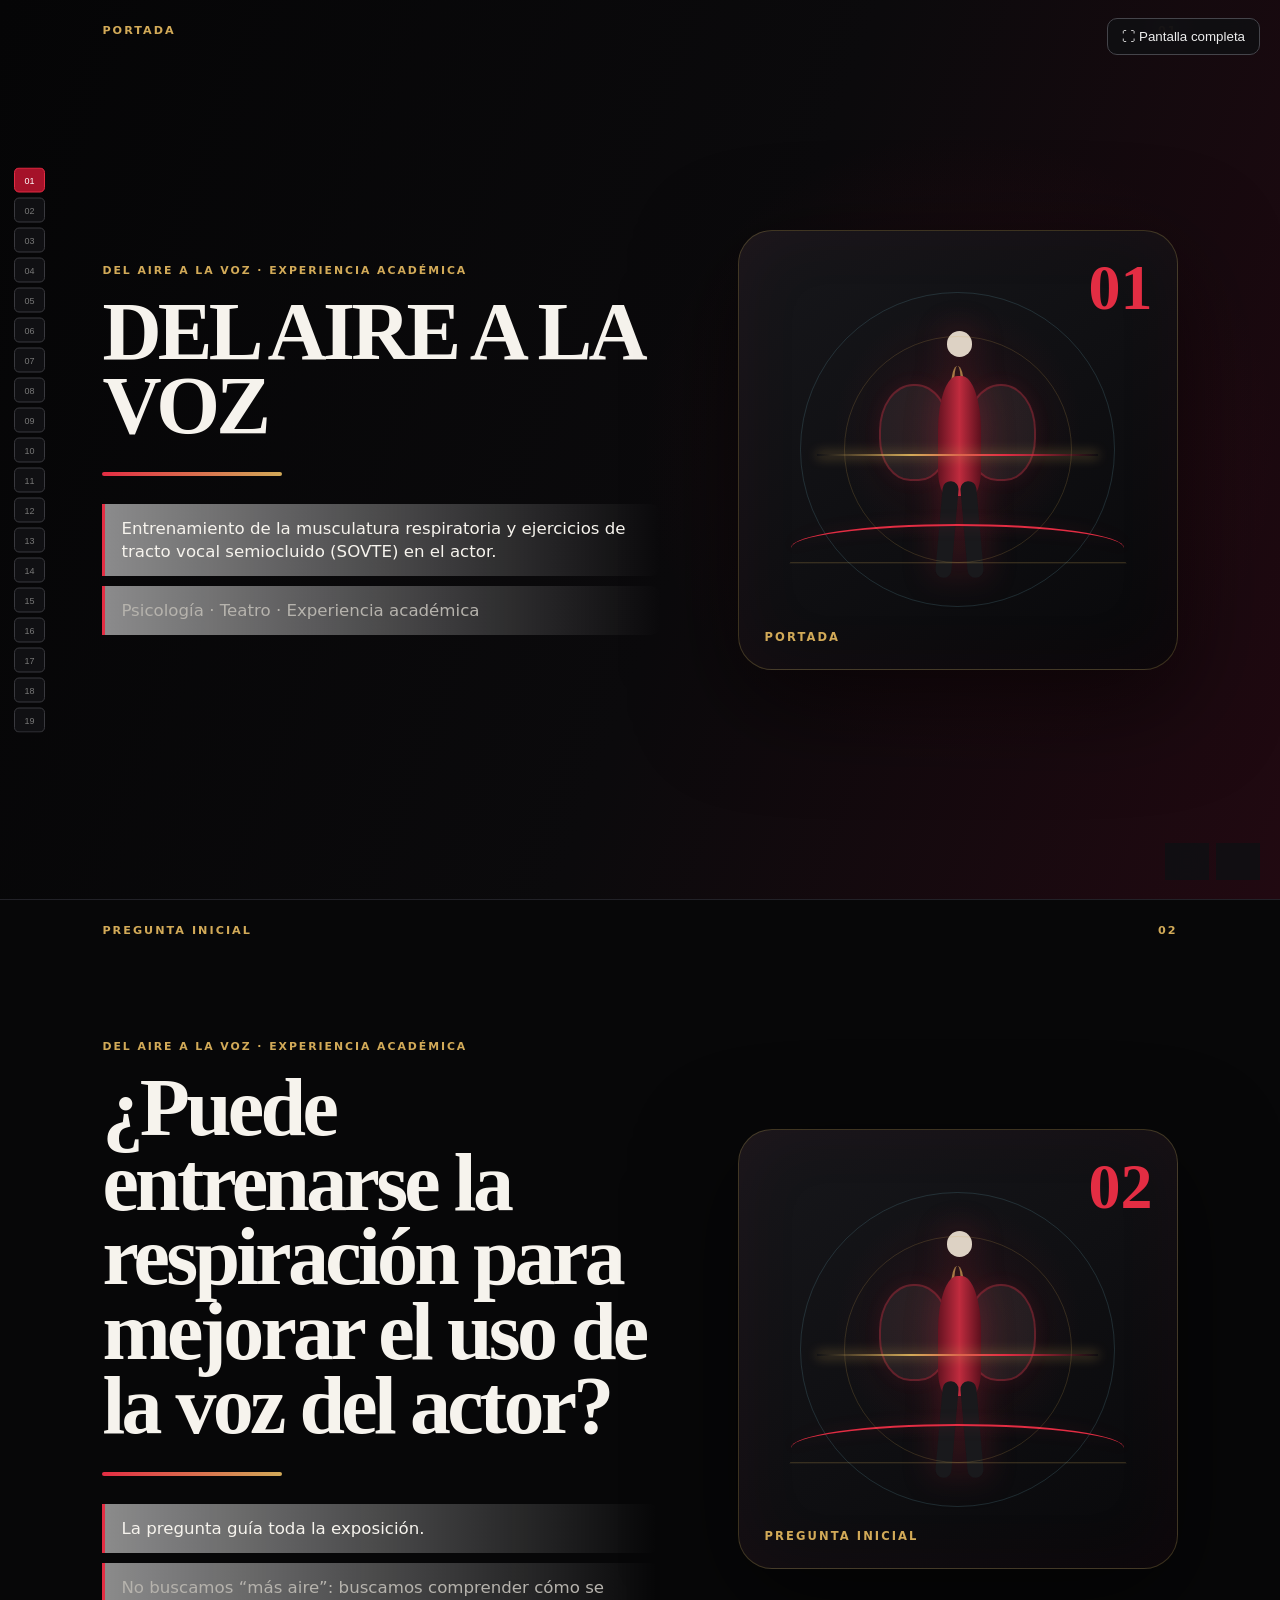
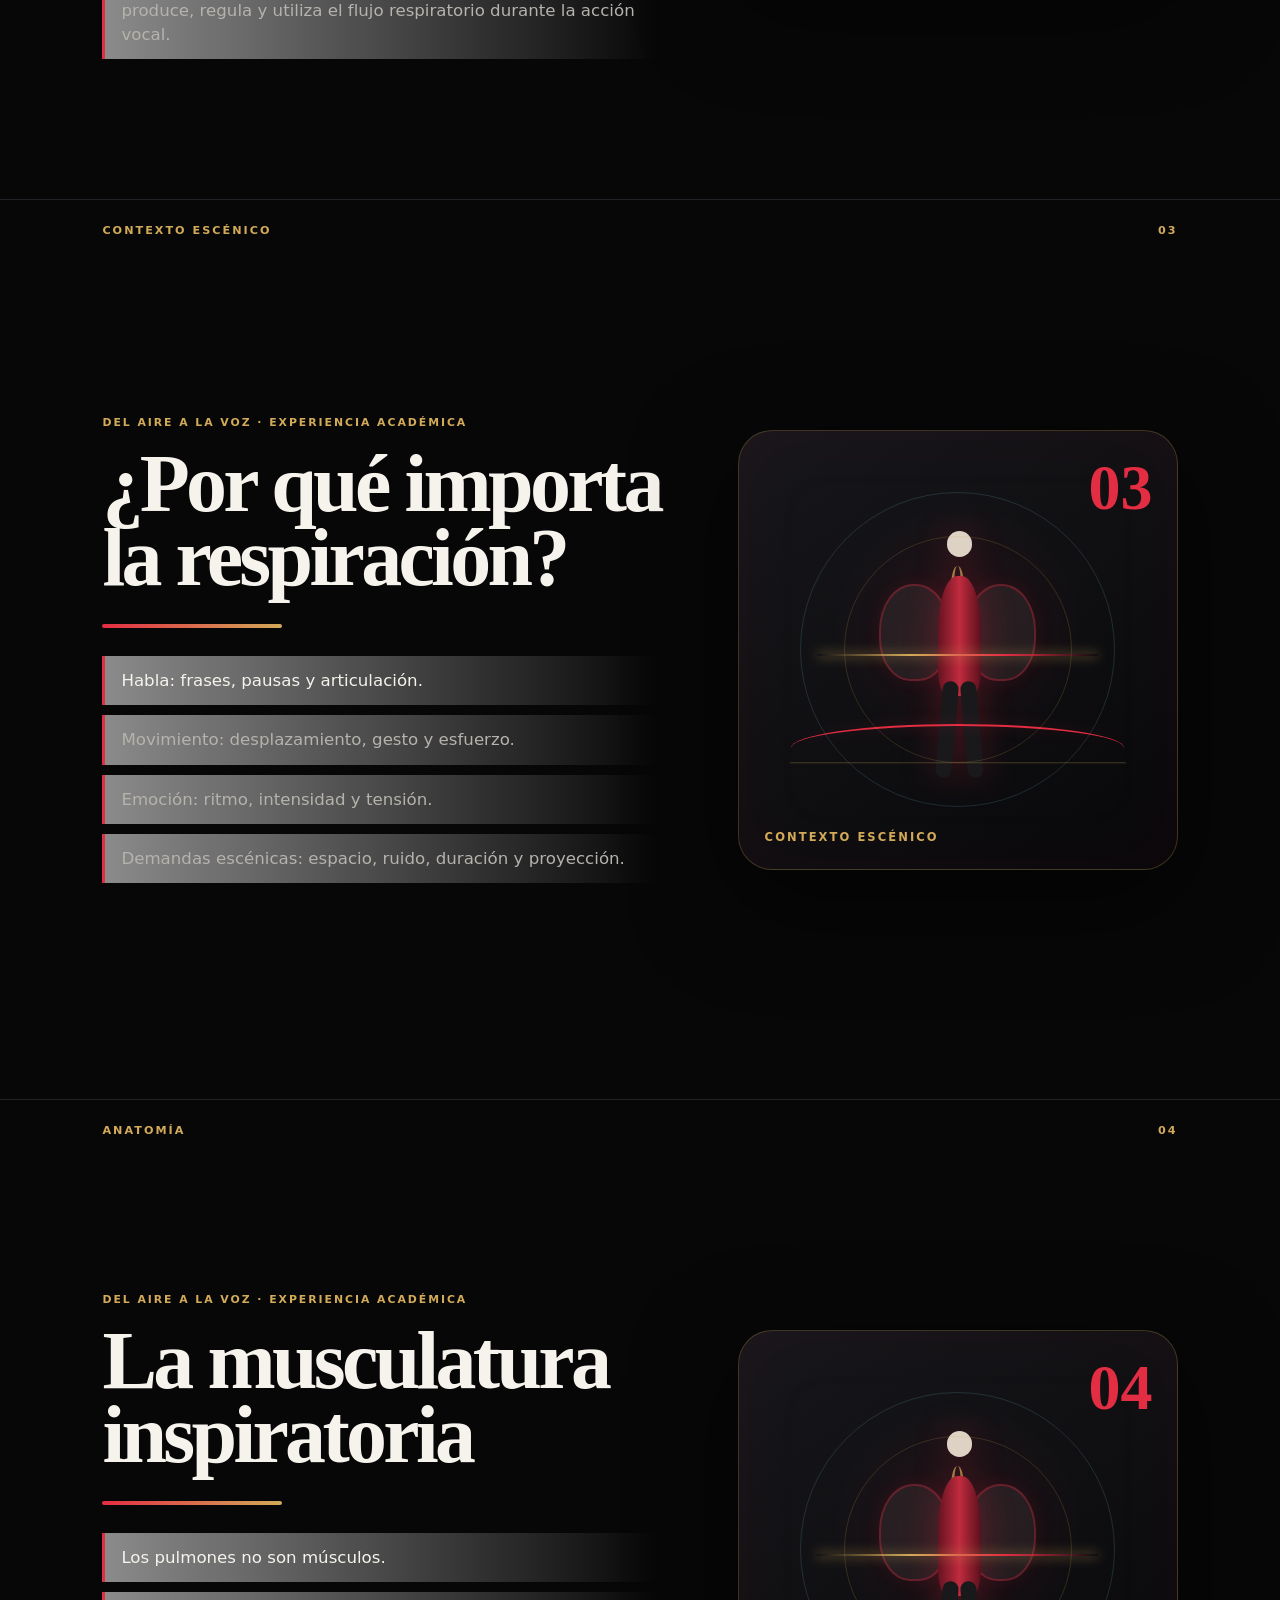
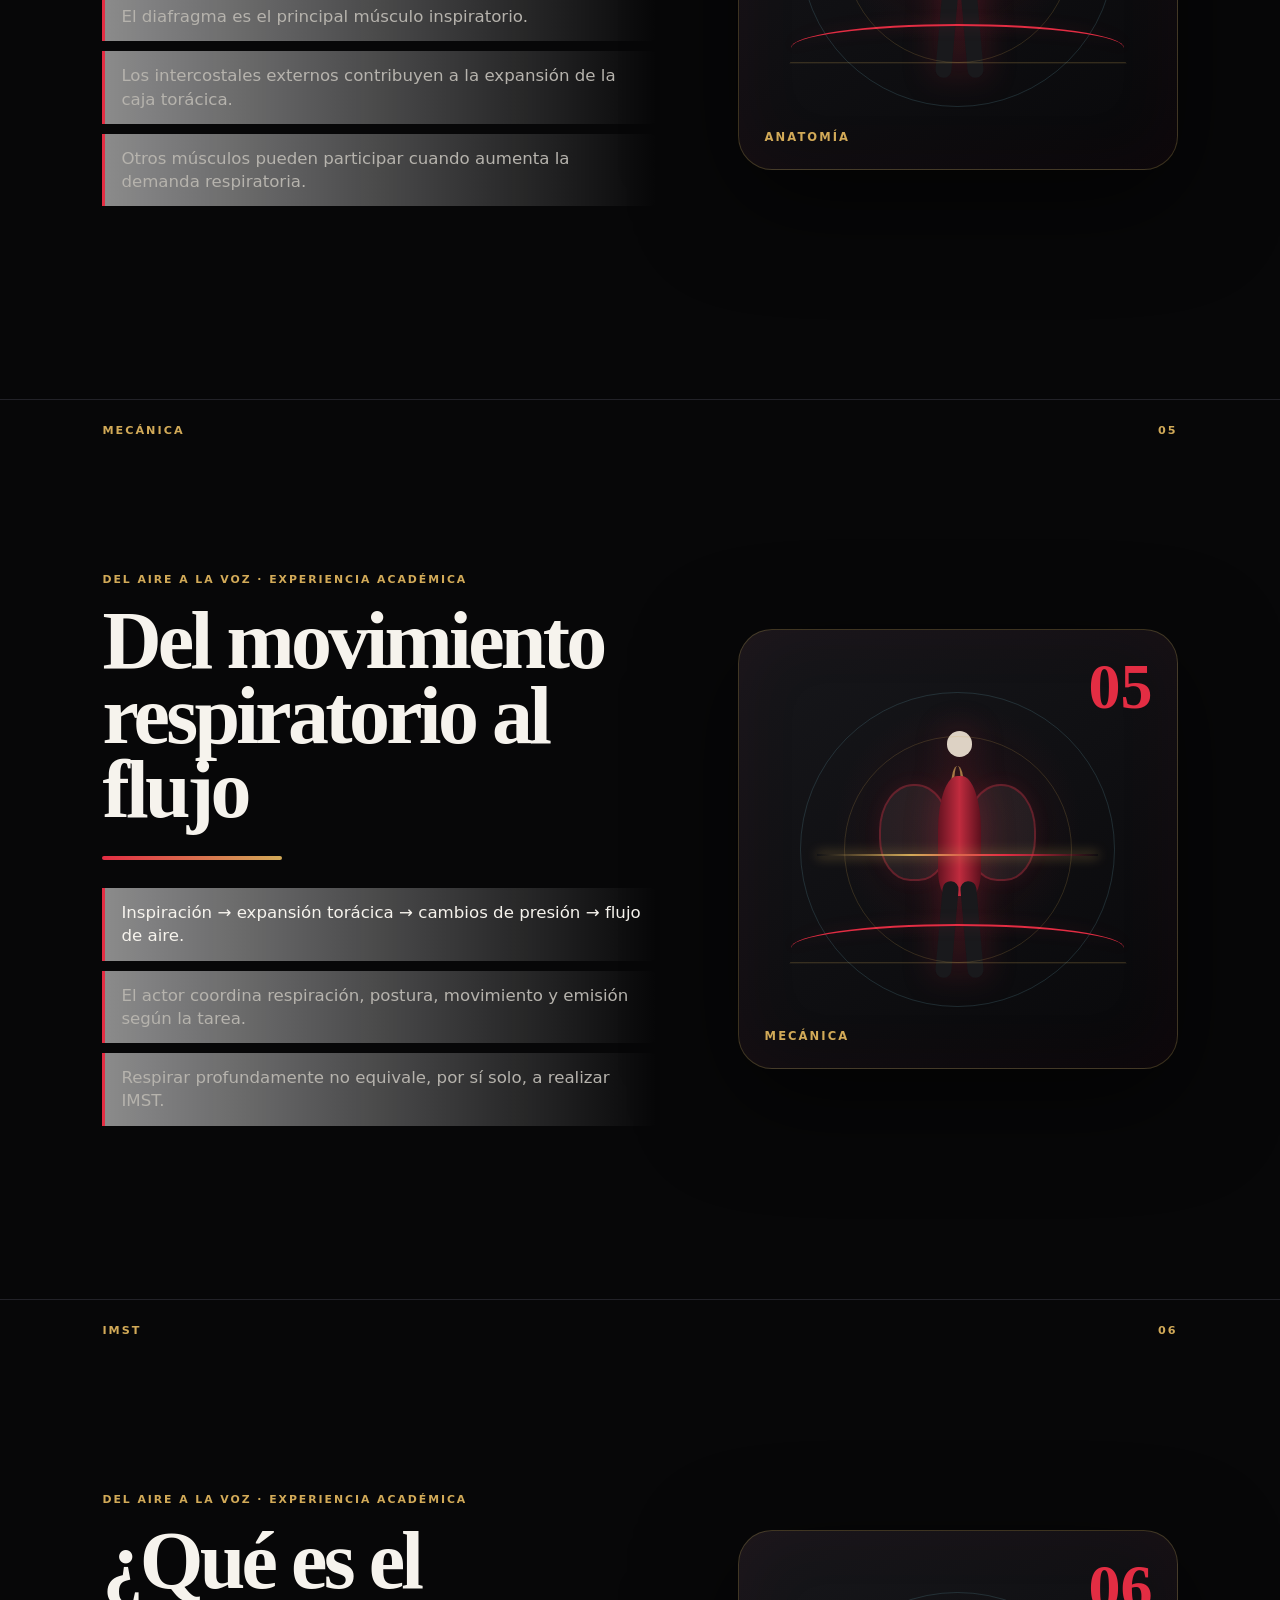
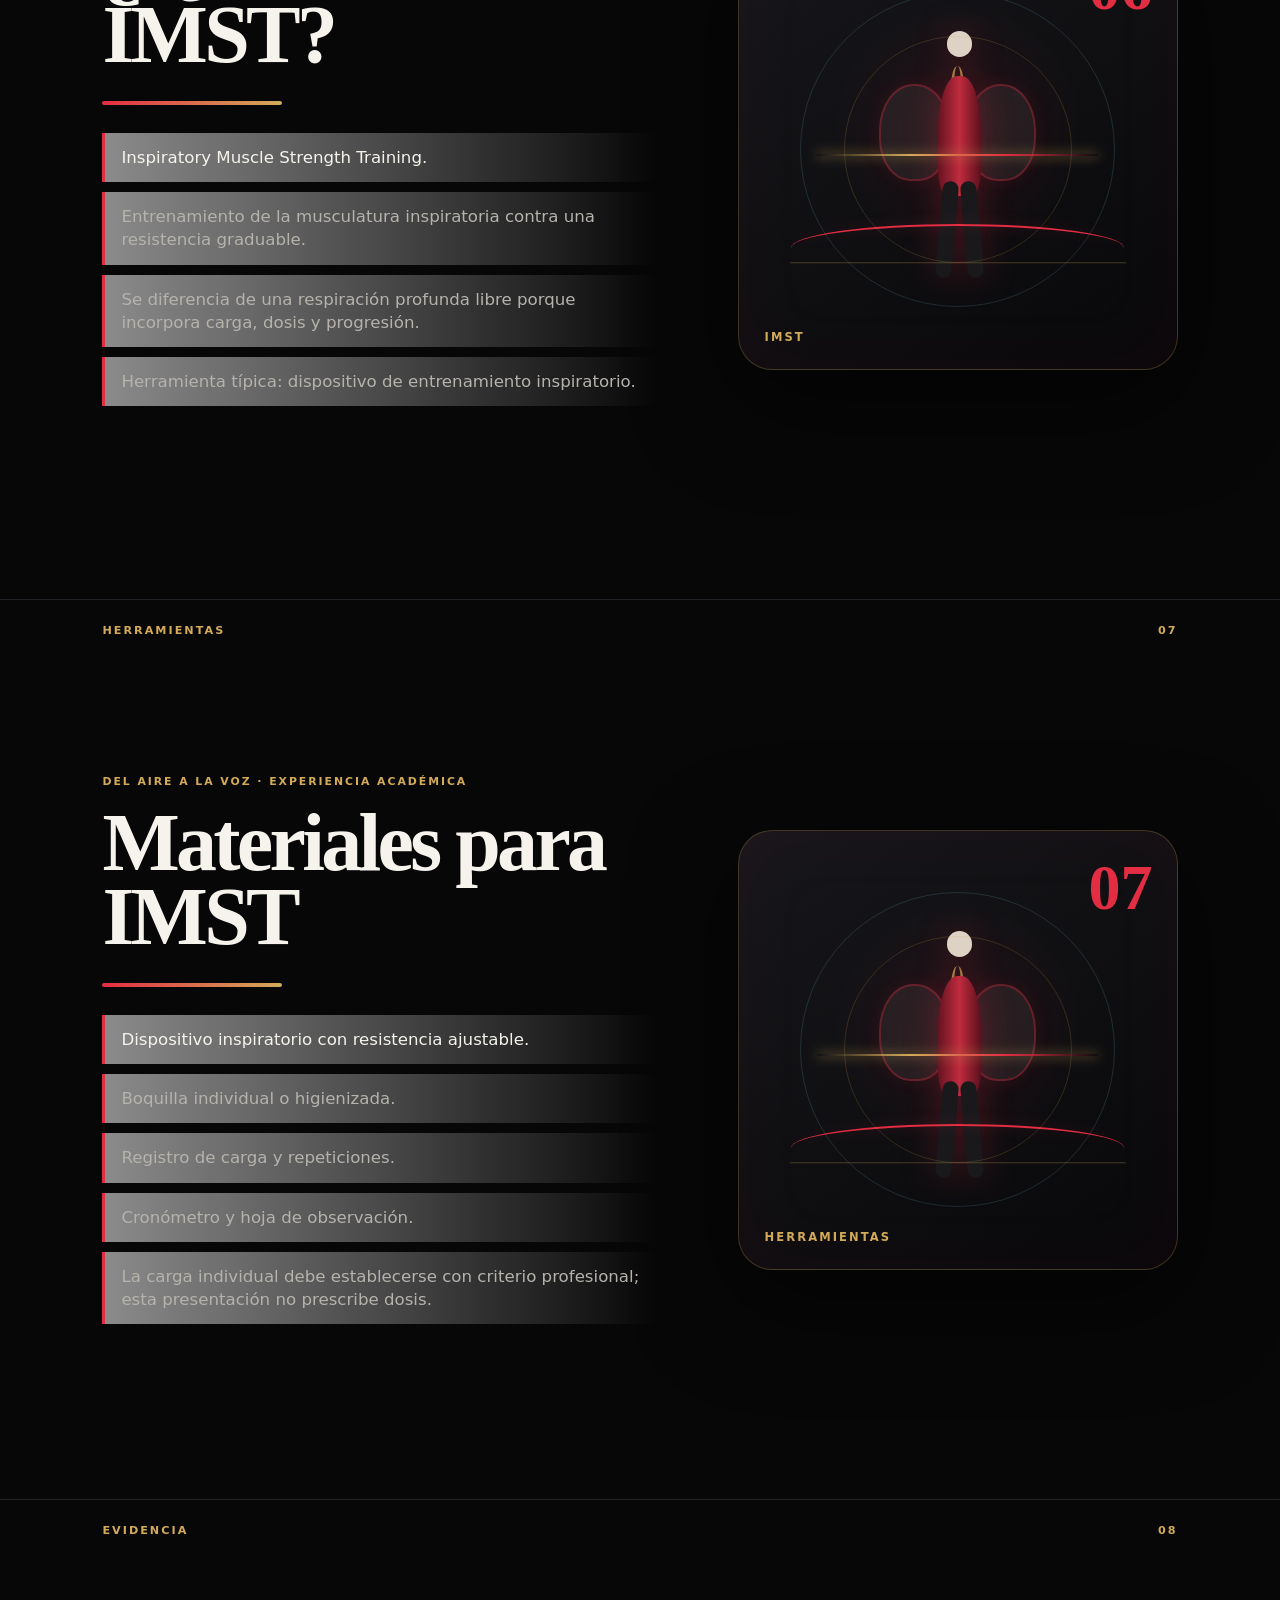
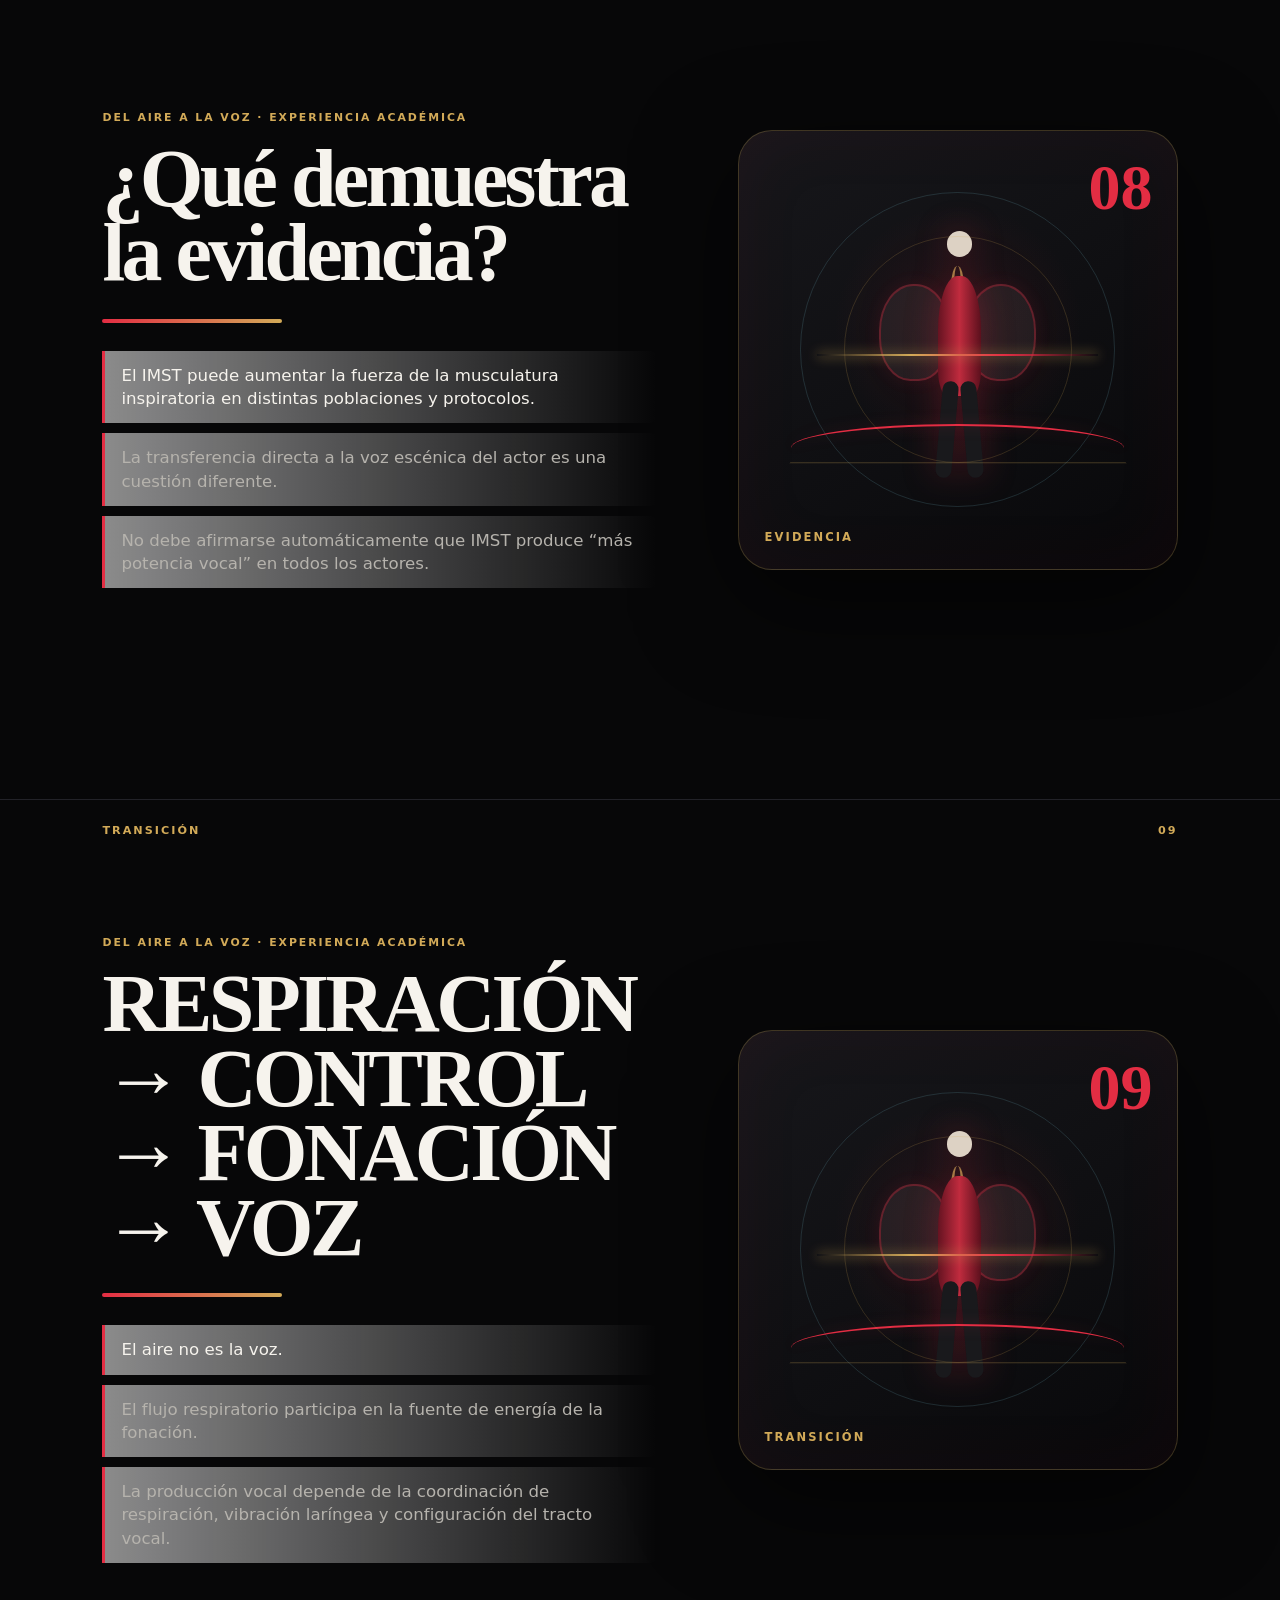
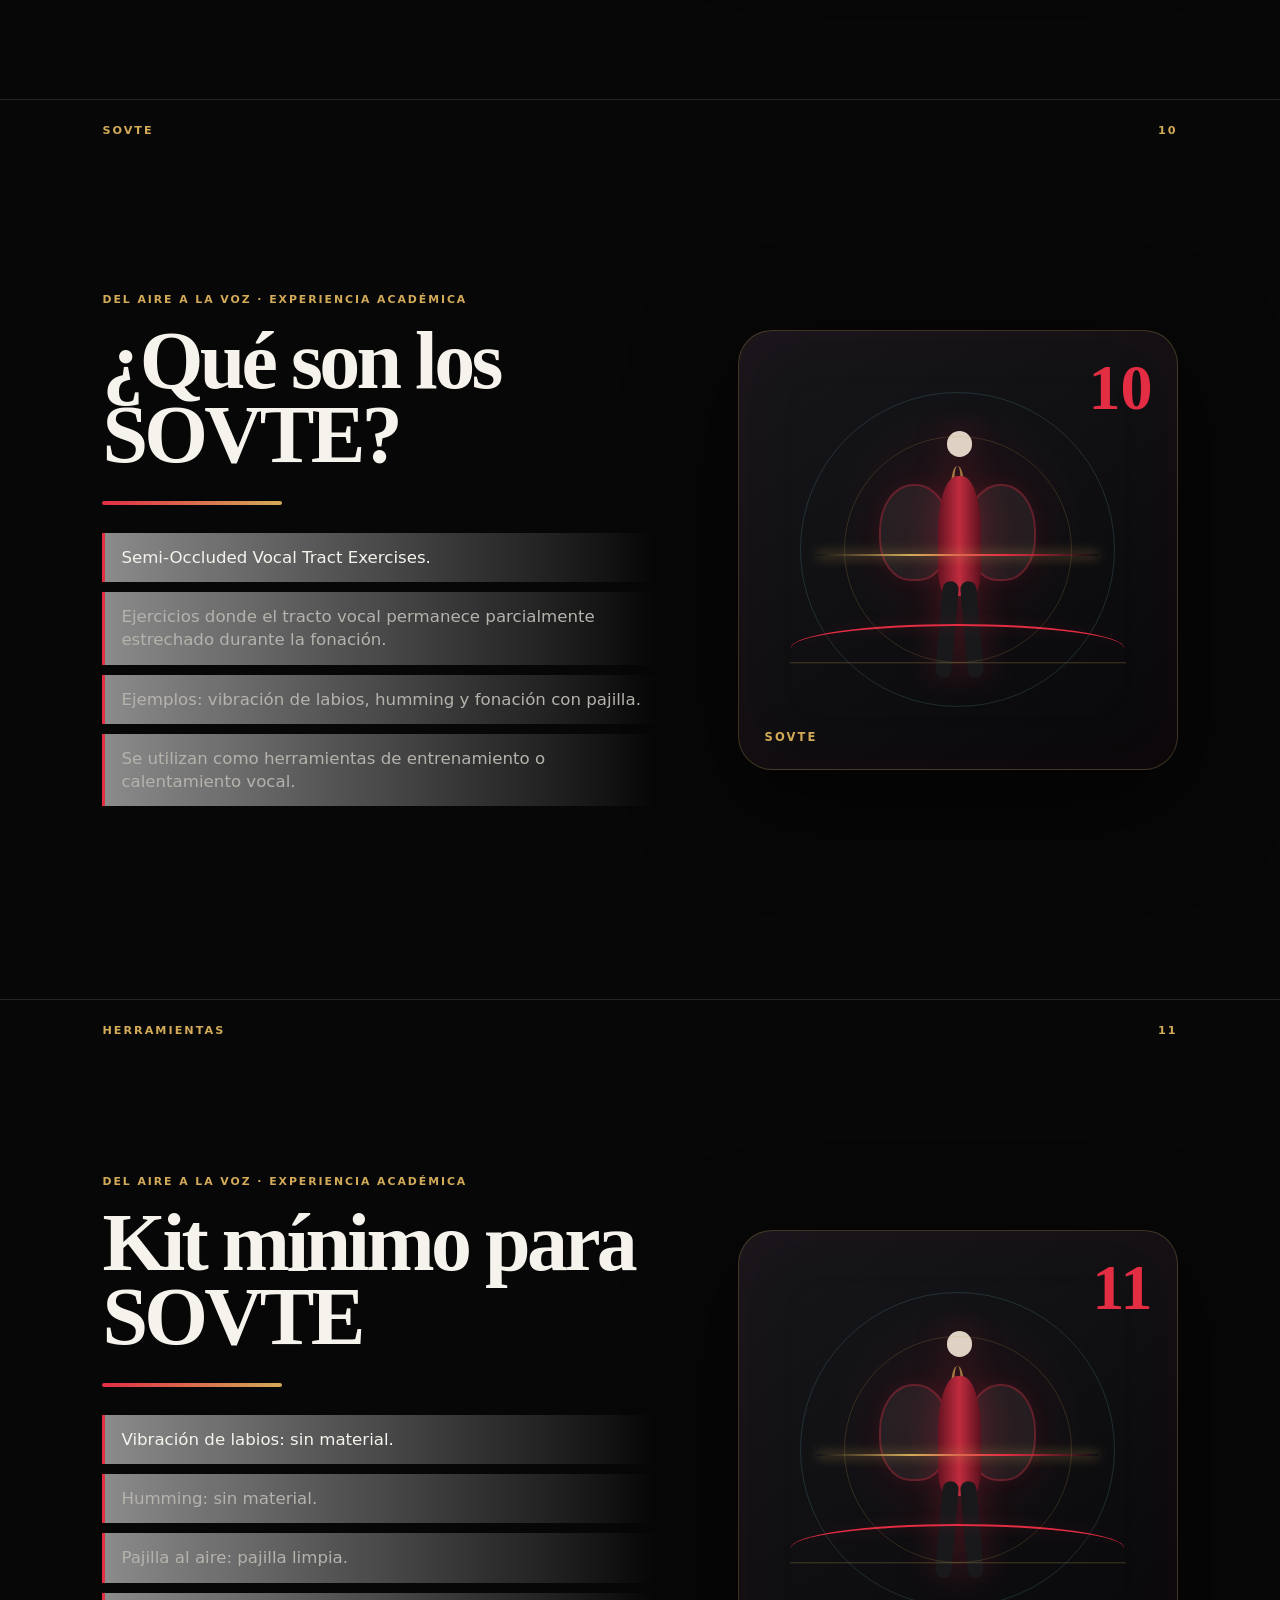
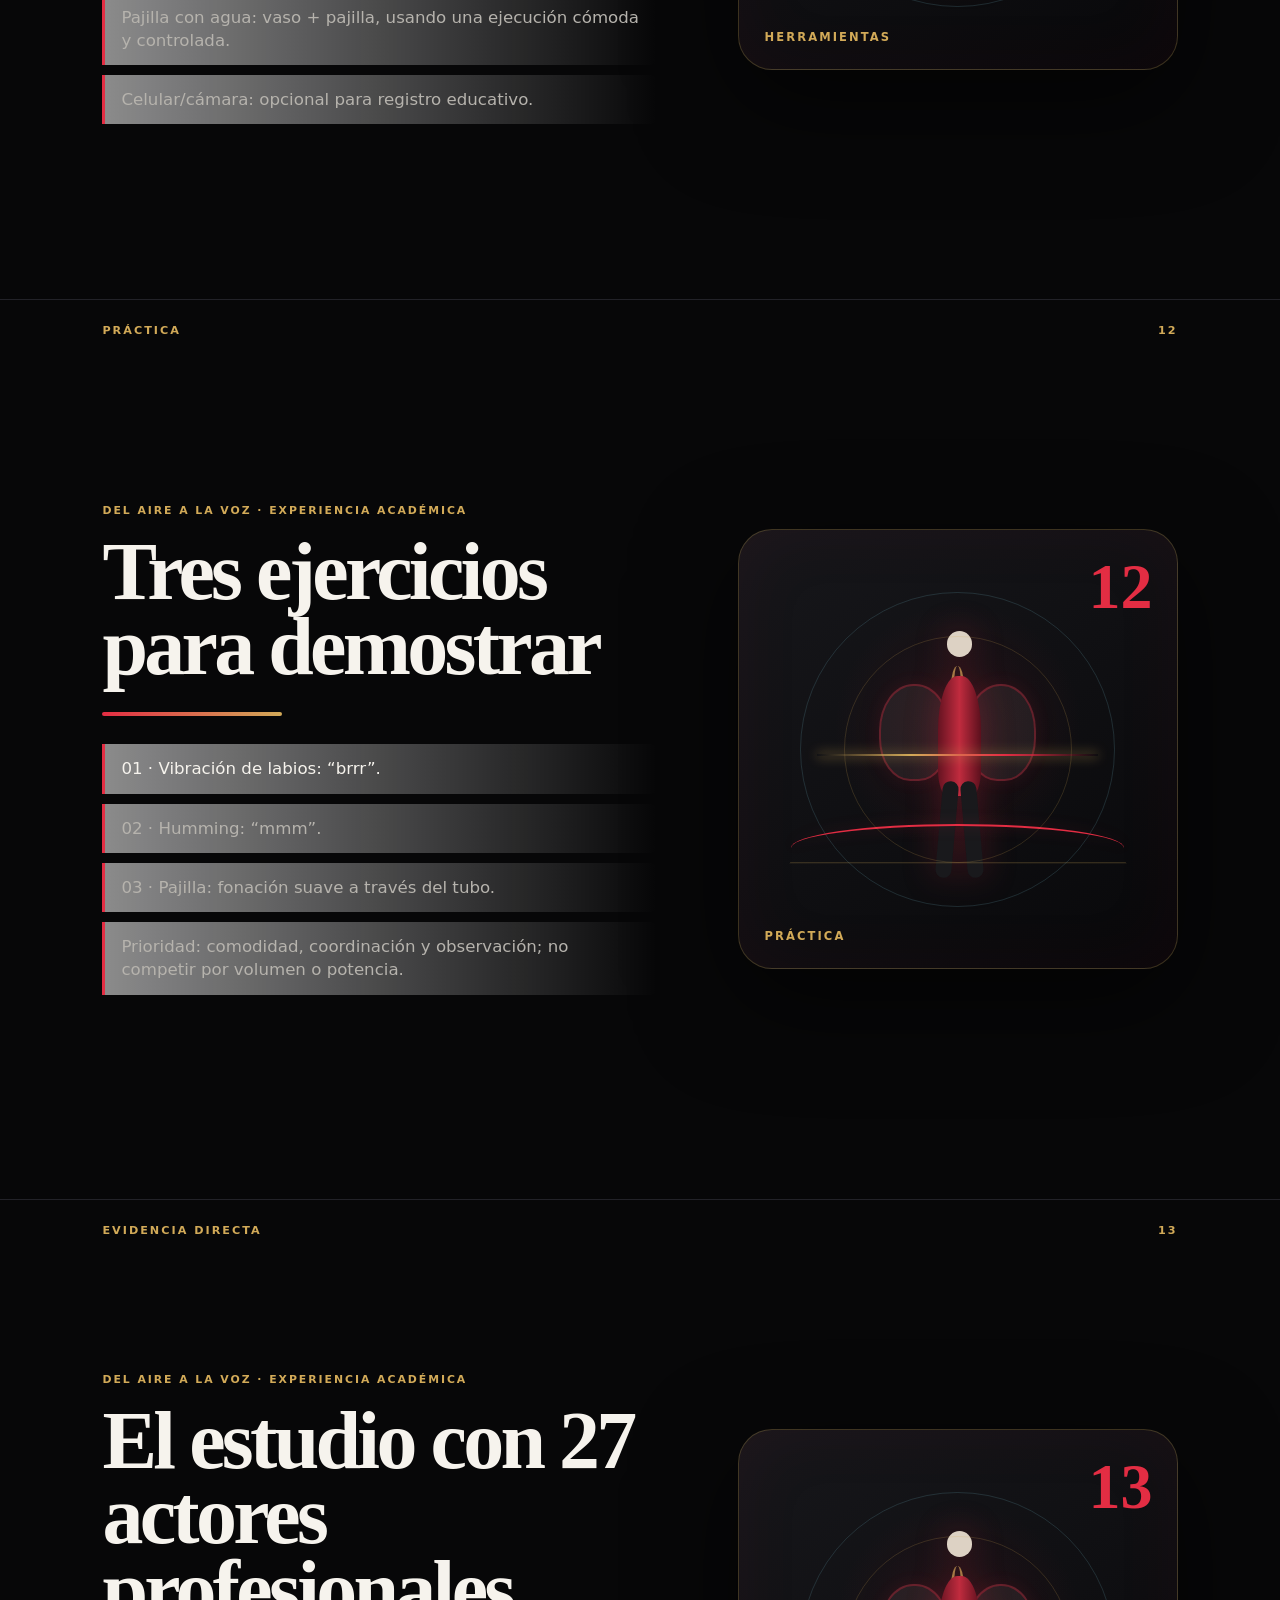
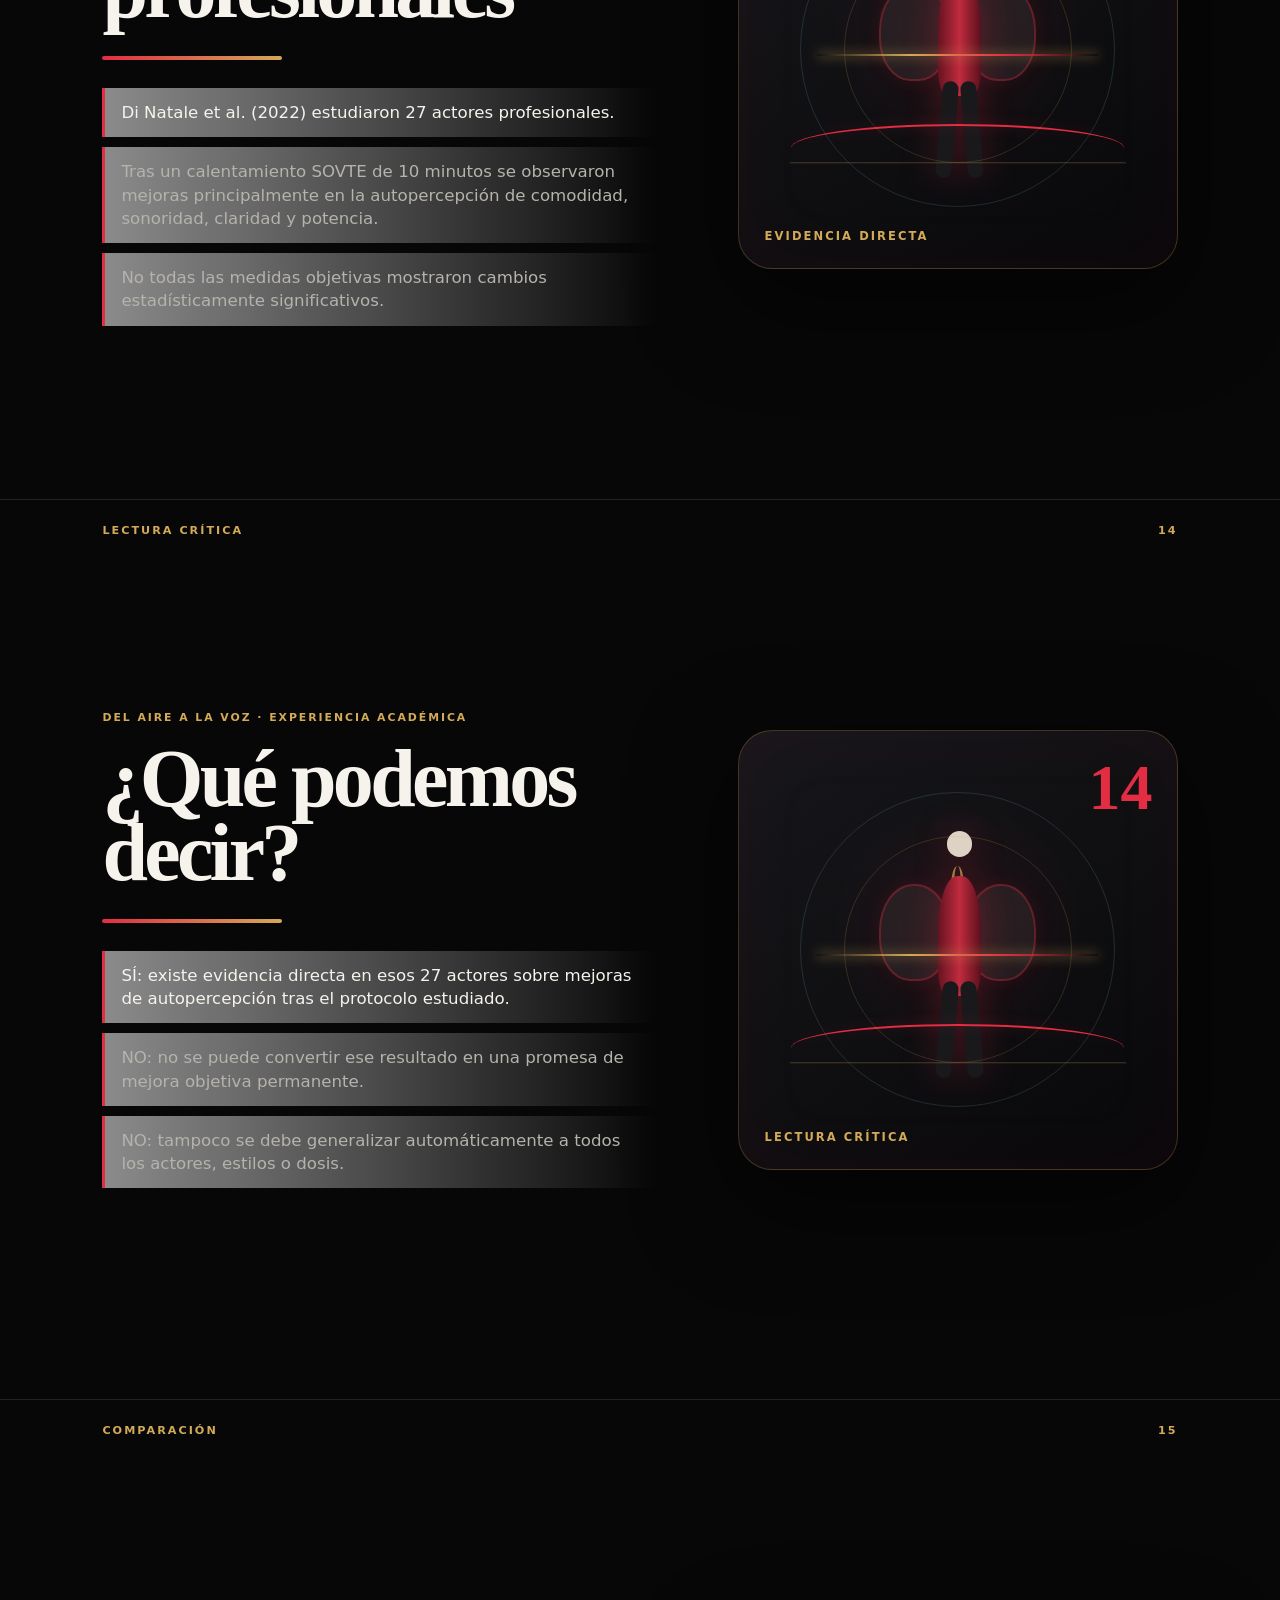
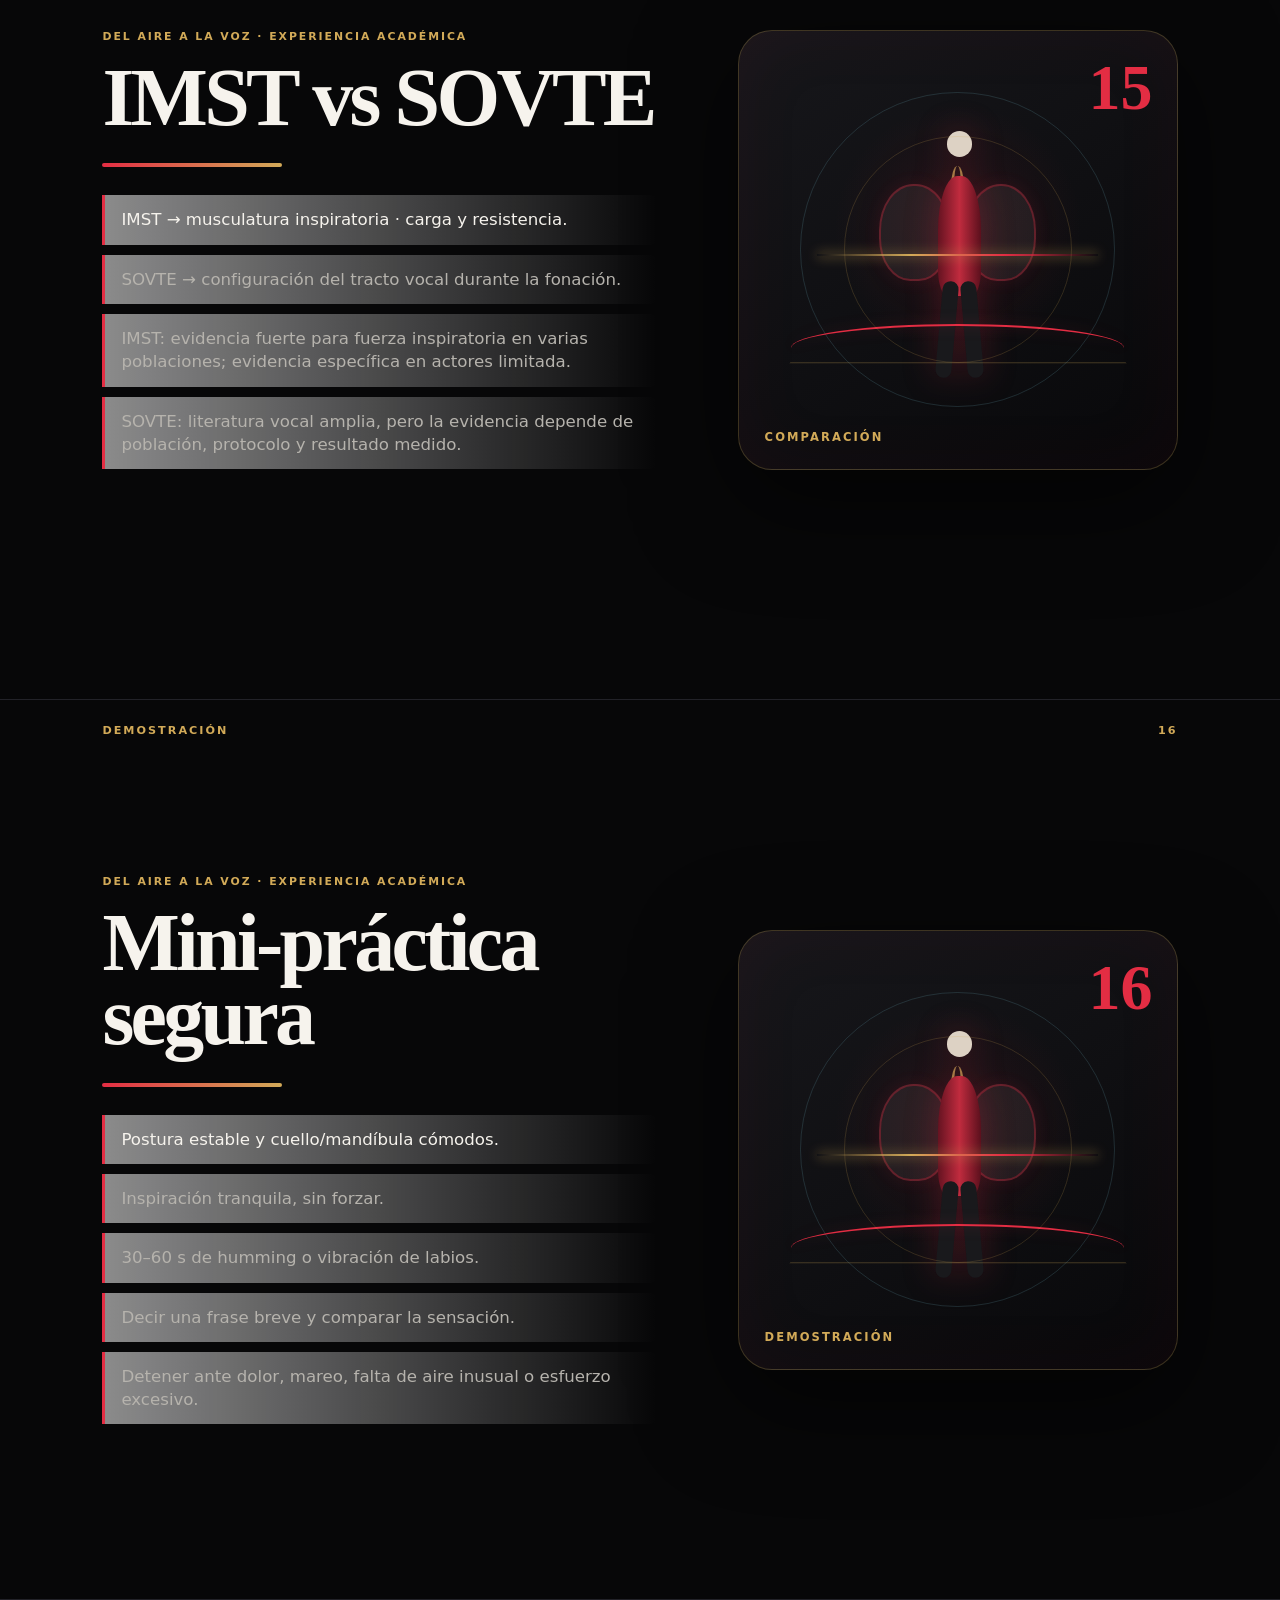
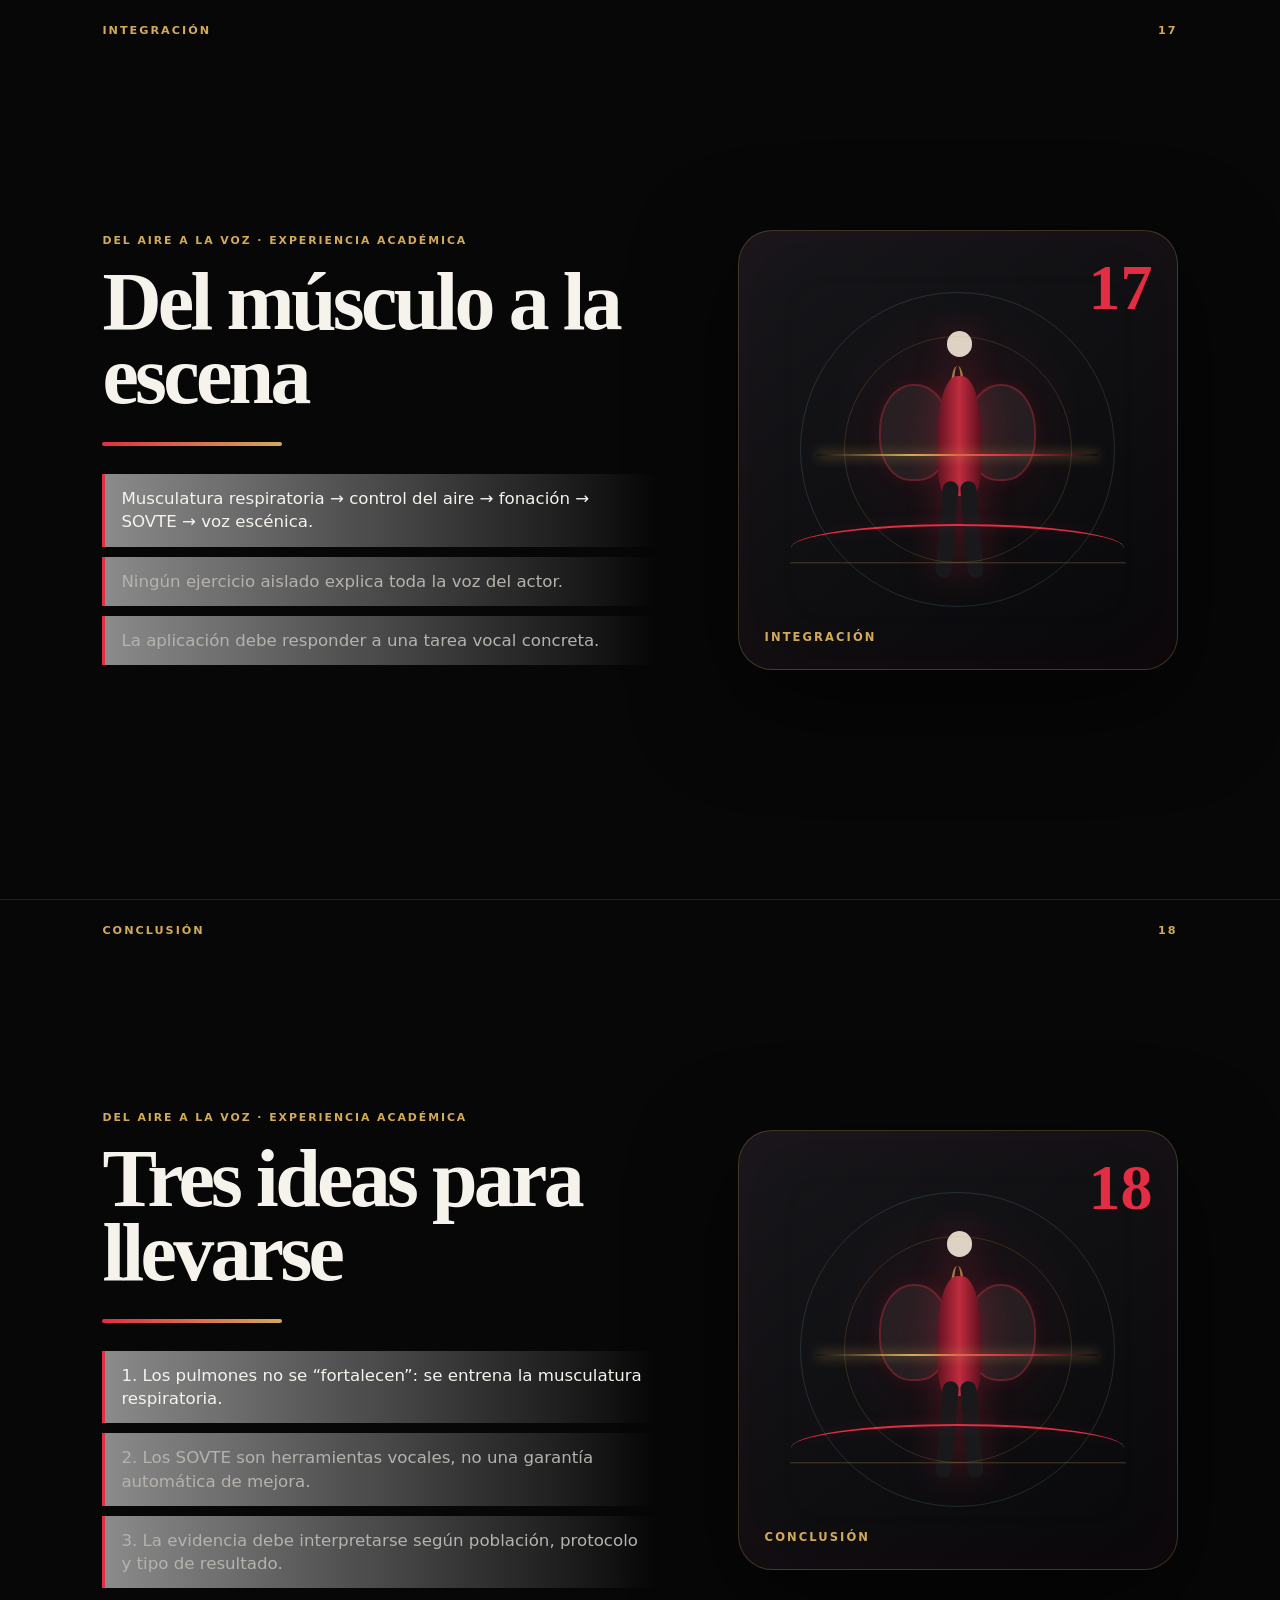
<file: del-aire-a-la-voz/index.html>
<!doctype html><html lang="es"><head><meta charset="utf-8"><meta name="viewport" content="width=device-width,initial-scale=1"><meta name="theme-color" content="#070708"><title>DEL AIRE A LA VOZ · IMST + SOVTE</title><style>:root{--b:#070708;--r:#a51229;--r2:#e32d43;--g:#d2aa58;--w:#f6f3ed;--m:#b6b3ad}*{box-sizing:border-box}html{scroll-behavior:smooth;scroll-snap-type:y mandatory}body{margin:0;background:var(--b);color:var(--w);font-family:Inter,system-ui,sans-serif;overflow-x:hidden}body:before{content:"";position:fixed;inset:0;background:radial-gradient(circle at 72% 18%,#a5122926,transparent 27%),radial-gradient(circle at 18% 80%,#d2aa5810,transparent 25%);pointer-events:none;z-index:-1}.slide{min-height:100svh;scroll-snap-align:start;display:grid;place-items:center;position:relative;padding:70px 8vw;overflow:hidden;border-bottom:1px solid #222228}.slide:first-child{background:radial-gradient(circle at 75% 50%,#9e142a22,transparent 30%),linear-gradient(110deg,#050506 0%,#0b0a0c 55%,#210911 100%)}.kicker{position:absolute;top:24px;left:8vw;right:8vw;display:flex;justify-content:space-between;color:var(--g);font-size:.7rem;font-weight:800;letter-spacing:.18em}.inner{width:min(1280px,100%);display:grid;grid-template-columns:1.1fr .75fr;gap:6vw;align-items:center}.eyebrow{color:var(--g);font-size:.68rem;font-weight:800;letter-spacing:.18em;margin-bottom:18px}h1{font:800 clamp(3rem,6.4vw,7rem)/.91 Georgia,serif;letter-spacing:-.045em;margin:0;max-width:950px}.line{width:180px;height:4px;margin:28px 0;background:linear-gradient(90deg,var(--r2),var(--g));border-radius:10px}ul{list-style:none;padding:0;margin:0;display:grid;gap:10px}li{padding:13px 16px;border-left:3px solid var(--r2);background:linear-gradient(90deg,#fff8,transparent);border-radius:0 10px 10px 0;color:var(--m);font-size:clamp(.95rem,1.3vw,1.18rem);line-height:1.4}li:first-child{color:var(--w)}.visual{display:grid;place-items:center}.scene{width:min(440px,70vw);aspect-ratio:1;border-radius:34px;border:1px solid #d2aa5840;position:relative;background:radial-gradient(circle at 50% 45%,#a5122925,transparent 38%),linear-gradient(145deg,#17171b,#08080a);box-shadow:0 30px 100px #0009,inset 0 0 70px #a5122910;overflow:hidden}.stage{position:absolute;left:8%;right:8%;bottom:11%;height:17%;border-top:2px solid #d2aa5845;transform:perspective(300px) rotateX(52deg)}.actor{position:absolute;left:42%;top:23%;width:17%;height:57%;filter:drop-shadow(0 0 16px #e32d4340)}.head{width:34%;aspect-ratio:1;border-radius:50%;background:#ddd2c4;margin:auto}.body{position:absolute;left:21%;top:18%;width:58%;height:48%;border-radius:45% 45% 22% 22%;background:linear-gradient(90deg,#651321,#c02b3e,#5b101d)}.leg{position:absolute;top:60%;width:22%;height:39%;background:#19191c;border-radius:20px}.leg.l{left:22%;transform:rotate(5deg)}.leg.r{right:22%;transform:rotate(-5deg)}.lungs{position:absolute;left:32%;top:35%;width:36%;height:27%;opacity:.72}.lung{position:absolute;width:45%;height:82%;background:#dfe0da18;border:2px solid #e32d4377;border-radius:48% 48% 44% 44%;box-shadow:0 0 18px #e32d4325}.lung.l{left:0}.lung.r{right:0}.trachea{position:absolute;left:46%;top:-15%;width:8%;height:35%;border-left:3px solid var(--g);border-right:3px solid var(--g);border-radius:50%}.air{position:absolute;left:18%;right:18%;top:51%;height:2px;background:linear-gradient(90deg,transparent,var(--g),var(--r2),transparent);box-shadow:0 0 12px var(--g);animation:air 2.4s linear infinite}.wave{position:absolute;left:12%;right:12%;top:67%;height:48px;border-top:2px solid var(--r2);border-radius:50%;filter:drop-shadow(0 0 7px #e32d4355)}.scene-label{position:absolute;left:26px;bottom:25px;color:var(--g);font-size:.72rem;letter-spacing:.18em;font-weight:800}.scene-num{position:absolute;right:24px;top:20px;color:var(--r2);font:800 4rem Georgia}.scene:before,.scene:after{content:"";position:absolute;border:1px solid #6ca9b933;border-radius:50%;inset:14%;animation:spin 18s linear infinite}.scene:after{inset:24%;border-color:#d2aa5830;animation-duration:12s;animation-direction:reverse}.controls{position:fixed;right:20px;bottom:20px;z-index:20;display:flex;gap:8px}.controls button,.full{border:1px solid #45454b;background:#101013dd;color:#eee;border-radius:999px;padding:10px 14px;cursor:pointer;backdrop-filter:blur(12px)}.full{position:fixed;right:20px;top:18px;z-index:20;border-radius:10px}.side{position:fixed;left:14px;top:50%;transform:translateY(-50%);z-index:20;display:flex;flex-direction:column;gap:5px;max-height:72vh;overflow:auto}.side button{width:31px;height:25px;background:#101013;color:#777;border:1px solid #39393e;border-radius:5px;font-size:9px;cursor:pointer}.side button:hover,.side button.active{background:var(--r);color:#fff;border-color:var(--r2)}.progress{position:fixed;left:0;top:0;height:3px;width:0;background:linear-gradient(90deg,var(--r2),var(--g));z-index:50}@keyframes spin{to{transform:rotate(360deg)}}@keyframes air{0%{transform:scaleX(.2);opacity:0}25%,75%{opacity:1}100%{transform:scaleX(1);opacity:0}}@media(max-width:850px){html{scroll-snap-type:none}.slide{padding:80px 9vw 45px}.inner{grid-template-columns:1fr}.visual{order:-1}.scene{width:270px}h1{font-size:clamp(2.8rem,13vw,5rem)}.side{display:none}.full{display:none}}</style></head><body><div class="progress" id="progress"></div><button class="full" onclick="full()">⛶ Pantalla completa</button><nav class="side" id="nav"></nav><div class="controls"><button onclick="go(cur-1)">←</button><button onclick="go(cur+1)">→</button></div><main id="app"></main><script>const D=[['PORTADA','DEL AIRE A LA VOZ',['Entrenamiento de la musculatura respiratoria y ejercicios de tracto vocal semiocluido (SOVTE) en el actor.','Psicología · Teatro · Experiencia académica']],['PREGUNTA INICIAL','¿Puede entrenarse la respiración para mejorar el uso de la voz del actor?',['La pregunta guía toda la exposición.','No buscamos “más aire”: buscamos comprender cómo se produce, regula y utiliza el flujo respiratorio durante la acción vocal.']],['CONTEXTO ESCÉNICO','¿Por qué importa la respiración?',['Habla: frases, pausas y articulación.','Movimiento: desplazamiento, gesto y esfuerzo.','Emoción: ritmo, intensidad y tensión.','Demandas escénicas: espacio, ruido, duración y proyección.']],['ANATOMÍA','La musculatura inspiratoria',['Los pulmones no son músculos.','El diafragma es el principal músculo inspiratorio.','Los intercostales externos contribuyen a la expansión de la caja torácica.','Otros músculos pueden participar cuando aumenta la demanda respiratoria.']],['MECÁNICA','Del movimiento respiratorio al flujo',['Inspiración → expansión torácica → cambios de presión → flujo de aire.','El actor coordina respiración, postura, movimiento y emisión según la tarea.','Respirar profundamente no equivale, por sí solo, a realizar IMST.']],['IMST','¿Qué es el IMST?',['Inspiratory Muscle Strength Training.','Entrenamiento de la musculatura inspiratoria contra una resistencia graduable.','Se diferencia de una respiración profunda libre porque incorpora carga, dosis y progresión.','Herramienta típica: dispositivo de entrenamiento inspiratorio.']],['HERRAMIENTAS','Materiales para IMST',['Dispositivo inspiratorio con resistencia ajustable.','Boquilla individual o higienizada.','Registro de carga y repeticiones.','Cronómetro y hoja de observación.','La carga individual debe establecerse con criterio profesional; esta presentación no prescribe dosis.']],['EVIDENCIA','¿Qué demuestra la evidencia?',['El IMST puede aumentar la fuerza de la musculatura inspiratoria en distintas poblaciones y protocolos.','La transferencia directa a la voz escénica del actor es una cuestión diferente.','No debe afirmarse automáticamente que IMST produce “más potencia vocal” en todos los actores.']],['TRANSICIÓN','RESPIRACIÓN → CONTROL → FONACIÓN → VOZ',['El aire no es la voz.','El flujo respiratorio participa en la fuente de energía de la fonación.','La producción vocal depende de la coordinación de respiración, vibración laríngea y configuración del tracto vocal.']],['SOVTE','¿Qué son los SOVTE?',['Semi-Occluded Vocal Tract Exercises.','Ejercicios donde el tracto vocal permanece parcialmente estrechado durante la fonación.','Ejemplos: vibración de labios, humming y fonación con pajilla.','Se utilizan como herramientas de entrenamiento o calentamiento vocal.']],['HERRAMIENTAS','Kit mínimo para SOVTE',['Vibración de labios: sin material.','Humming: sin material.','Pajilla al aire: pajilla limpia.','Pajilla con agua: vaso + pajilla, usando una ejecución cómoda y controlada.','Celular/cámara: opcional para registro educativo.']],['PRÁCTICA','Tres ejercicios para demostrar',['01 · Vibración de labios: “brrr”.','02 · Humming: “mmm”.','03 · Pajilla: fonación suave a través del tubo.','Prioridad: comodidad, coordinación y observación; no competir por volumen o potencia.']],['EVIDENCIA DIRECTA','El estudio con 27 actores profesionales',['Di Natale et al. (2022) estudiaron 27 actores profesionales.','Tras un calentamiento SOVTE de 10 minutos se observaron mejoras principalmente en la autopercepción de comodidad, sonoridad, claridad y potencia.','No todas las medidas objetivas mostraron cambios estadísticamente significativos.']],['LECTURA CRÍTICA','¿Qué podemos decir?',['SÍ: existe evidencia directa en esos 27 actores sobre mejoras de autopercepción tras el protocolo estudiado.','NO: no se puede convertir ese resultado en una promesa de mejora objetiva permanente.','NO: tampoco se debe generalizar automáticamente a todos los actores, estilos o dosis.']],['COMPARACIÓN','IMST vs SOVTE',['IMST → musculatura inspiratoria · carga y resistencia.','SOVTE → configuración del tracto vocal durante la fonación.','IMST: evidencia fuerte para fuerza inspiratoria en varias poblaciones; evidencia específica en actores limitada.','SOVTE: literatura vocal amplia, pero la evidencia depende de población, protocolo y resultado medido.']],['DEMOSTRACIÓN','Mini-práctica segura',['Postura estable y cuello/mandíbula cómodos.','Inspiración tranquila, sin forzar.','30–60 s de humming o vibración de labios.','Decir una frase breve y comparar la sensación.','Detener ante dolor, mareo, falta de aire inusual o esfuerzo excesivo.']],['INTEGRACIÓN','Del músculo a la escena',['Musculatura respiratoria → control del aire → fonación → SOVTE → voz escénica.','Ningún ejercicio aislado explica toda la voz del actor.','La aplicación debe responder a una tarea vocal concreta.']],['CONCLUSIÓN','Tres ideas para llevarse',['1. Los pulmones no se “fortalecen”: se entrena la musculatura respiratoria.','2. Los SOVTE son herramientas vocales, no una garantía automática de mejora.','3. La evidencia debe interpretarse según población, protocolo y tipo de resultado.']],['REFERENCIAS','APA 7 · fuentes principales',['Di Natale, V., Cantarella, G., Manfredi, C., Ciabatta, A., Bacherini, C., & DeJonckere, P. H. (2022). Semioccluded Vocal Tract Exercises Improve Self-Perceived Voice Quality in Healthy Actors. Journal of Voice, 36(4), 584.e7–584.e14.','Enright, S. J., & Unnithan, V. B. (2011). Effect of inspiratory muscle training intensities on pulmonary function and work capacity in people who are healthy: A randomized controlled trial. Physical Therapy, 91(6), 894–905.','HajGhanbari, B., et al. (2013). Effects of respiratory muscle training on performance in athletes: A systematic review with meta-analyses. Journal of Strength and Conditioning Research, 27(6), 1643–1663.','Pozzali, I., et al. (2024). Effectiveness of Semi-Occluded Vocal Tract Exercises (SOVTEs) in Patients with Dysphonia: A Systematic Review and Meta-Analysis. Journal of Voice, 38(1), 245.e17–245.e35.']]];const app=document.getElementById('app'),nav=document.getElementById('nav');D.forEach((d,i)=>{let s=document.createElement('section');s.className='slide';s.id='s'+i;s.innerHTML='<div class="kicker"><span>'+d[0]+'</span><b>'+String(i+1).padStart(2,'0')+'</b></div><div class="inner"><div class="copy"><div class="eyebrow">DEL AIRE A LA VOZ · EXPERIENCIA ACADÉMICA</div><h1>'+d[1]+'</h1><div class="line"></div><ul>'+d[2].map(x=>'<li>'+x+'</li>').join('')+'</ul></div><div class="visual"><div class="scene"><div class="scene-num">'+String(i+1).padStart(2,'0')+'</div><div class="lungs"><div class="trachea"></div><div class="lung l"></div><div class="lung r"></div></div><div class="actor"><div class="head"></div><div class="body"></div><div class="leg l"></div><div class="leg r"></div></div><div class="air"></div><div class="wave"></div><div class="stage"></div><div class="scene-label">'+d[0]+'</div></div></div></div>';app.appendChild(s);let b=document.createElement('button');b.textContent=String(i+1).padStart(2,'0');b.onclick=()=>go(i);nav.appendChild(b)});let cur=0,ss=[...document.querySelectorAll('.slide')];function go(n){cur=Math.max(0,Math.min(ss.length-1,n));ss[cur].scrollIntoView({behavior:'smooth'});upd()}function upd(){document.getElementById('progress').style.width=cur/(ss.length-1)*100+'%';[...nav.children].forEach((b,i)=>b.classList.toggle('active',i===cur))}onkeydown=e=>{if(['ArrowRight','ArrowDown','PageDown',' '].includes(e.key)){e.preventDefault();go(cur+1)}if(['ArrowLeft','ArrowUp','PageUp'].includes(e.key)){e.preventDefault();go(cur-1)}};const io=new IntersectionObserver(es=>es.forEach(e=>{if(e.isIntersecting){cur=ss.indexOf(e.target);upd()}}),{threshold:.6});ss.forEach(s=>io.observe(s));function full(){document.fullscreenElement?document.exitFullscreen():document.documentElement.requestFullscreen()}upd();</script></body></html>
</file>
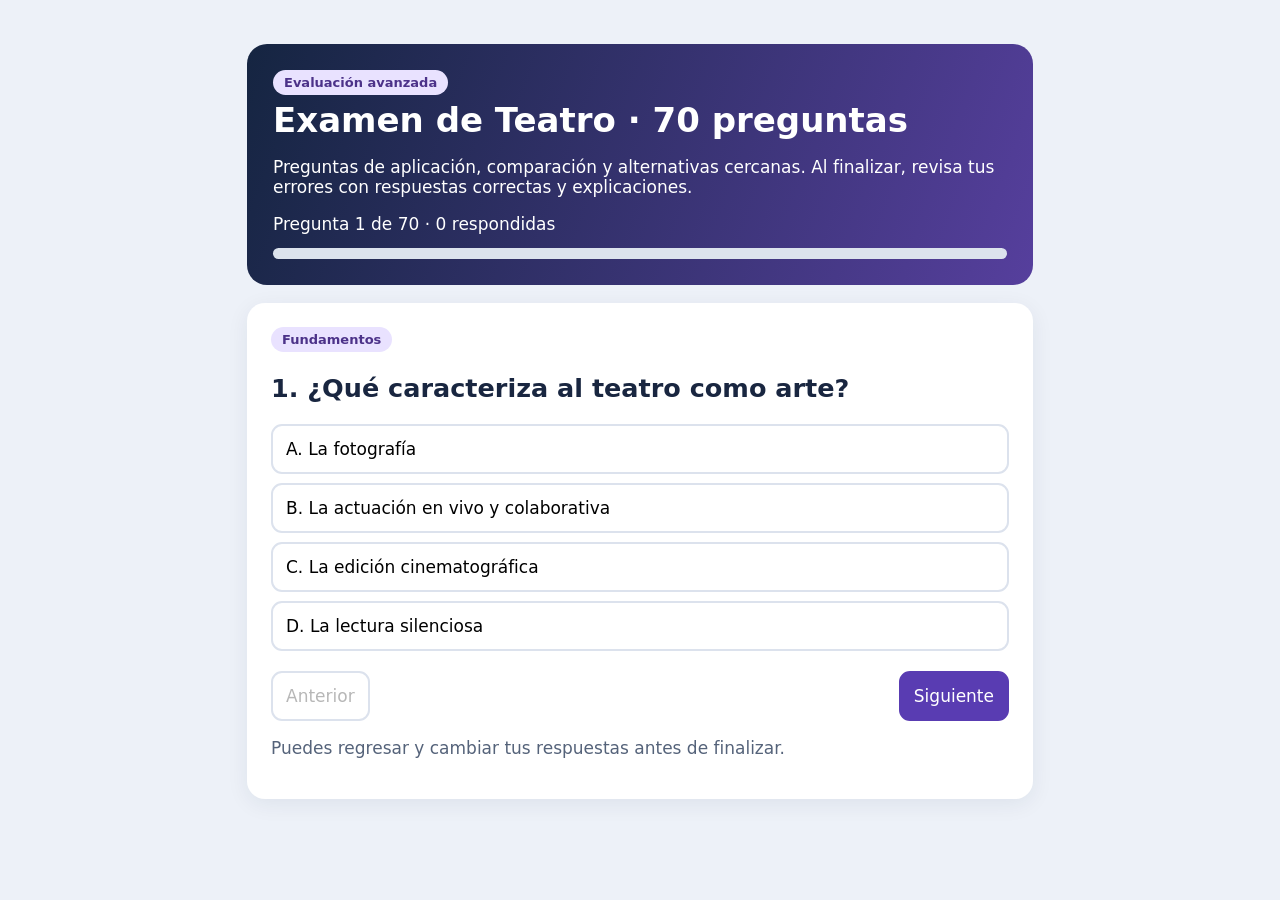
<file: examen-teatro-70/index.html>
<!doctype html><html lang="es"><head><meta charset="utf-8"><meta name="viewport" content="width=device-width,initial-scale=1"><title>Examen avanzado de Teatro · 70 preguntas</title><style>*{box-sizing:border-box}body{font:17px system-ui,sans-serif;background:#edf1f8;color:#192640;margin:0}.wrap{max-width:830px;margin:22px auto;padding:22px}header{background:linear-gradient(110deg,#152541,#563f9d);color:#fff;padding:26px;border-radius:20px}h1{margin:5px 0}main section{background:#fff;padding:24px;border-radius:18px;margin:18px 0;box-shadow:0 5px 22px #15254112}.pill{display:inline-block;border-radius:30px;background:#e9e2ff;color:#4c3289;padding:5px 11px;font-size:13px;font-weight:700}button{font:inherit;cursor:pointer;border-radius:11px;border:2px solid #dce2ed;padding:13px;background:white}button:focus-visible{outline:3px solid orange}.option{display:block;width:100%;text-align:left;margin:9px 0}.option.sel{background:#e6ddff;border-color:#6947c0}.actions{display:flex;justify-content:space-between;gap:10px;flex-wrap:wrap;margin-top:20px}.primary{background:#593cb2;color:#fff;border-color:#593cb2}.progress{background:#dce3ed;height:11px;border-radius:20px;overflow:hidden;margin-top:14px}.fill{background:#4ac5a5;height:100%}.review{border-left:5px solid #c35438;background:#fff5f0;padding:14px;margin:12px 0;border-radius:8px}.review.ok{border-color:#1a976e;background:#eafaf3}.muted{color:#55637a}.hide{display:none}@media(max-width:550px){.wrap{padding:10px}header,main section{padding:17px}}</style></head><body><div class="wrap"><header><span class="pill">Evaluación avanzada</span><h1>Examen de Teatro · 70 preguntas</h1><p>Preguntas de aplicación, comparación y alternativas cercanas. Al finalizar, revisa tus errores con respuestas correctas y explicaciones.</p><div id="status">Cargando preguntas…</div><div class="progress"><div class="fill" id="fill"></div></div></header><main><section id="exam"><span class="pill" id="topic"></span><h2 id="question"></h2><div id="options"></div><div class="actions"><button id="back">Anterior</button><button class="primary" id="next">Siguiente</button><button class="primary hide" id="end">Finalizar examen</button></div><p class="muted">Puedes regresar y cambiar tus respuestas antes de finalizar.</p></section><section id="result" class="hide"></section><section id="error" class="hide"></section></main></div><script>
const EXTRA=[
['Fundamentos','En una obra, el público observa a los intérpretes desde un recinto construido para esa finalidad. ¿Qué concepto nombra específicamente el recinto?',['Acto escénico','Teatro arquitectónico','Dramaturgia','Clímax'],1,'El sentido arquitectónico nombra el lugar destinado a apreciar la representación; el acto escénico es la puesta en escena.'],
['Fundamentos','Una indicación escrita dice «se aleja lentamente y cierra la puerta». ¿Qué clasificación corresponde?',['Parlamento porque es texto escrito','Conflicto porque hay una puerta','Didascalia porque orienta la acción','Guion porque contiene palabras'],2,'Una didascalia indica acciones o circunstancias; el parlamento es una intervención hablada del personaje.'],
['Fundamentos','El protagonista desea recuperar una carta, pero otro personaje la oculta. ¿Qué elemento se reconoce en la acción de ocultarla?',['Obstáculo que dificulta el objetivo','Clímax obligatorio','Escenografía','Parlamento'],0,'El objetivo es recuperar la carta y ocultarla impide alcanzarlo. El clímax no puede deducirse solo de este dato.'],
['Fundamentos','Dos personajes discuten desde el inicio. ¿Es correcto afirmar que esa primera discusión ya es el clímax?',['Sí, toda discusión es un clímax','Sí, si hablan fuerte','No, el clímax es siempre el final','No necesariamente: debe ser el punto de máxima intensidad del conflicto'],3,'El conflicto puede estar presente en varias escenas; el clímax es su momento crítico de máxima intensidad.'],
['Fundamentos','¿Qué afirmación distingue con mayor precisión escenario y escenografía?',['Ambos son exclusivamente objetos móviles','El escenario es el espacio de representación y la escenografía organiza su entorno visual','Escenografía significa solo edificio','Escenario significa parlamento'],1,'El escenario es un espacio físico, simbólico y performativo; la escenografía diseña y dispone el entorno.'],
['Fundamentos','Un actor descubre el pasado y los deseos del personaje antes de ensayar. ¿Qué está trabajando principalmente?',['Venta de entradas','Iluminación','Historia de fondo y motivaciones','Acústica de la sala'],2,'Los antecedentes explican experiencias y las motivaciones permiten comprender objetivos y comportamientos.'],
['Historia','¿Cuál de estas secuencias respeta el orden histórico trabajado?',['Grecia → Roma → Edad Media → Renacimiento','Roma → Grecia → Renacimiento → Edad Media','Edad Media → Grecia → Roma → Renacimiento','Renacimiento → Edad Media → Grecia → Roma'],0,'El recorrido histórico de la presentación sitúa Grecia antes de Roma, luego Edad Media y Renacimiento.'],
['Historia','Un estudiante dice que el teatro medieval y el contemporáneo se caracterizan exactamente por lo mismo. ¿Qué respuesta se ajusta al recorrido del curso?',['Sí, ambos pertenecen al mismo periodo','Sí, ninguno se vincula con su contexto','No, porque el medieval no tuvo representación','No: corresponden a periodos y contextos distintos'],3,'La evolución teatral estudia transformaciones entre etapas; no deben confundirse como si fueran equivalentes.'],
['Actor','Durante una función, un compañero cambia involuntariamente el ritmo de su intervención. ¿Qué respuesta demuestra escucha escénica?',['Ignorar lo ocurrido y actuar mecánicamente','Atender a lo sucedido y responder manteniendo la escena','Abandonar inmediatamente el personaje','Repetir la escena desde el inicio'],1,'Escuchar en escena es estar disponible a lo que sucede entre actores, no limitarse a esperar el turno memorizado.'],
['Actor','Un intérprete se pregunta cómo actuaría si las circunstancias ficticias fueran reales. ¿Qué noción utiliza?',['Proxemia','Didascalia','El «como si»','Escenografía'],2,'El «como si» de Stanislavski emplea imaginación y lógica interna para construir verdad escénica.'],
['Actor','¿Cuál de las siguientes asociaciones corresponde a los instrumentos del actor?',['Cuerpo: gesto; voz: ritmo; mente: concentración','Cuerpo: taquilla; voz: maquillaje; mente: luces','Cuerpo: texto; voz: escenografía; mente: utilería','Cuerpo: butacas; voz: telón; mente: afiche'],0,'El cuerpo comunica mediante movimiento y gesto, la voz mediante recursos sonoros y la mente sostiene concentración e imaginación.'],
['Expresión corporal','Dos personajes permanecen inmóviles, pero uno invade el espacio personal del otro. ¿Qué concepto explica principalmente el efecto de distancia?',['Articulación','Tono vocal','Didascalia','Proxemia'],3,'La proxemia estudia el uso del espacio y la distancia para comunicar relaciones como poder, afecto o conflicto.'],
['Expresión corporal','Un actor cambia de postura y endurece los hombros sin desplazarse. ¿Qué combinación describe mejor lo ocurrido?',['Solo ritmo vocal','Postura y tono muscular','Solo escenografía','Solo dramaturgia'],1,'La postura comunica mediante alineación corporal y el tono muscular corresponde al grado de tensión o relajación.'],
['Expresión vocal','Una actriz mantiene la misma intensidad, pero pasa de voz grave a aguda. ¿Qué modificó principalmente?',['Volumen','Proxemia','Tono','Dicción'],2,'Tono es altura vocal; volumen es intensidad. Cambiar de grave a agudo no implica necesariamente aumentar la intensidad.'],
['Expresión vocal','Un actor habla más despacio e introduce pausas sin cambiar la altura vocal. ¿Qué recurso varía?',['Ritmo','Tono','Maquillaje','Proxemia'],0,'El ritmo comprende velocidad y cadencia; la altura corresponde al tono.'],
['Técnica vocal','Una persona grita para alcanzar la última fila. ¿Qué principio del material está confundiendo?',['La dicción exige memorizar','La entonación es solo velocidad','El guion sustituye la respiración','La proyección no equivale a gritar'],3,'Proyectar significa dirigir la voz con alcance y control; gritar no es su definición.'],
['Técnica vocal','Una frase se oye fuerte pero varias consonantes son ininteligibles. ¿Qué aspecto conviene trabajar de manera más directa?',['Vestuario','Articulación y dicción','Proxemia','Historia del personaje'],1,'La intensidad no garantiza comprensión: articulación y dicción intervienen en la formación y pronunciación clara de las palabras.'],
['Improvisación','En una improvisación, alguien propone que hay una tormenta y su compañero responde «no existe ninguna tormenta» sin desarrollar otra acción. ¿Qué principio incumple?',['Alineación corporal','Proyección','Aceptar propuestas y no negar','Recuerdo emocional'],2,'La improvisación exige escuchar y construir sobre las propuestas para mantener la continuidad de la ficción.'],
['Improvisación','¿Cuál es la conclusión correcta sobre crear una escena sin ensayo previo?',['Puede ser espontánea y aun así organizarse con inicio, desarrollo y final','Carece necesariamente de argumento','Debe negar todas las propuestas','No necesita escuchar a los demás'],0,'La improvisación se crea en el momento, pero el profesor propone argumento, espacio, situación y estructura narrativa.'],
['Personaje','En una ficha se pregunta por salario, vivienda y condiciones de trabajo. ¿A qué dimensión corresponde principalmente?',['Física','Psicológica','Espiritual','Social'],3,'El aspecto social incluye ocupación, finanzas, vivienda, educación, familia y relaciones con el entorno.']
];
let Q=[],answers=[],pos=0;const $=x=>document.getElementById(x);function scramble(q,k){let order=[0,1,2,3];for(let j=3;j>0;j--){let r=(k*13+j*7+17)%(j+1);[order[j],order[r]]=[order[r],order[j]]}return {...q,options:order.map(i=>q.options[i]),answer:order.indexOf(q.answer)}}function show(){let q=Q[pos];$('topic').textContent=q.topic;$('question').textContent=(pos+1)+'. '+q.q;$('options').replaceChildren();q.options.forEach((text,i)=>{let b=document.createElement('button');b.className='option'+(answers[pos]===i?' sel':'');b.textContent='ABCD'[i]+'. '+text;b.setAttribute('aria-pressed',answers[pos]===i?'true':'false');b.onclick=()=>{answers[pos]=i;show()};$('options').append(b)});$('back').disabled=pos===0;$('next').classList.toggle('hide',pos===Q.length-1);$('end').classList.toggle('hide',pos!==Q.length-1);$('status').textContent=`Pregunta ${pos+1} de ${Q.length} · ${answers.filter(x=>x!==null).length} respondidas`;$('fill').style.width=(answers.filter(x=>x!==null).length/Q.length*100)+'%'}$('back').onclick=()=>{pos--;show();scrollTo(0,0)};$('next').onclick=()=>{pos++;show();scrollTo(0,0)};$('end').onclick=()=>{let missing=answers.filter(x=>x===null).length;if(missing&&!confirm(`Quedan ${missing} sin responder. ¿Finalizar?`))return;let score=Q.filter((q,i)=>answers[i]===q.answer).length;$('exam').classList.add('hide');$('result').classList.remove('hide');let r=$('result');r.replaceChildren();let h=document.createElement('h2');h.textContent=`Resultado: ${score}/${Q.length} · ${Math.round(score/Q.length*100)}%`;r.append(h);let p=document.createElement('p');p.textContent='Revisión completa: las respuestas equivocadas o en blanco muestran la alternativa correcta y una explicación.';r.append(p);Q.forEach((q,i)=>{let ok=answers[i]===q.answer;let d=document.createElement('div');d.className='review'+(ok?' ok':'');let a=document.createElement('h3');a.textContent=(i+1)+'. '+q.q+' — '+(ok?'Correcta':'Revisar');d.append(a);let b=document.createElement('p');b.textContent='Tu respuesta: '+(answers[i]===null?'Sin responder':q.options[answers[i]]);d.append(b);if(!ok){let c=document.createElement('p');c.textContent='Respuesta correcta: '+q.options[q.answer];let e=document.createElement('p');e.textContent='Explicación: '+q.explanation;d.append(c,e)}r.append(d)});let retry=document.createElement('button');retry.className='primary';retry.textContent='Repetir las 70 preguntas';retry.onclick=()=>{answers.fill(null);pos=0;r.classList.add('hide');$('exam').classList.remove('hide');show();scrollTo(0,0)};r.append(retry);scrollTo(0,0)};
(async()=>{try{let response=await fetch('../examen-teatro/index.html',{cache:'no-store'});if(!response.ok)throw Error('No se pudo recuperar el banco inicial');let html=await response.text();let match=html.match(/const raw=(\[[\s\S]*?\]);const Q=/);if(!match)throw Error('El banco inicial cambió de formato');let initial=Function('return '+match[1])();if(initial.length!==50)throw Error('El banco inicial no contiene 50 preguntas');Q=initial.map((x,i)=>({topic:['Fundamentos','Historia','Actor','Expresión corporal','Técnica vocal','Improvisación','Personaje'][Math.min(6,Math.floor(i/8))],q:x[0],options:x.slice(1,5),answer:0,explanation:x[5]})).concat(EXTRA.map(x=>({topic:x[0],q:x[1],options:x[2],answer:x[3],explanation:x[4]}))).map(scramble);if(Q.length!==70)throw Error('El examen no tiene 70 preguntas');answers=Array(Q.length).fill(null);show()}catch(e){$('exam').classList.add('hide');$('error').classList.remove('hide');$('error').textContent='No se pudo cargar el examen. Recarga esta página cuando GitHub Pages termine de actualizarse. Detalle: '+e.message;$('status').textContent='Carga pendiente'}})();
</script></body></html>
</file>
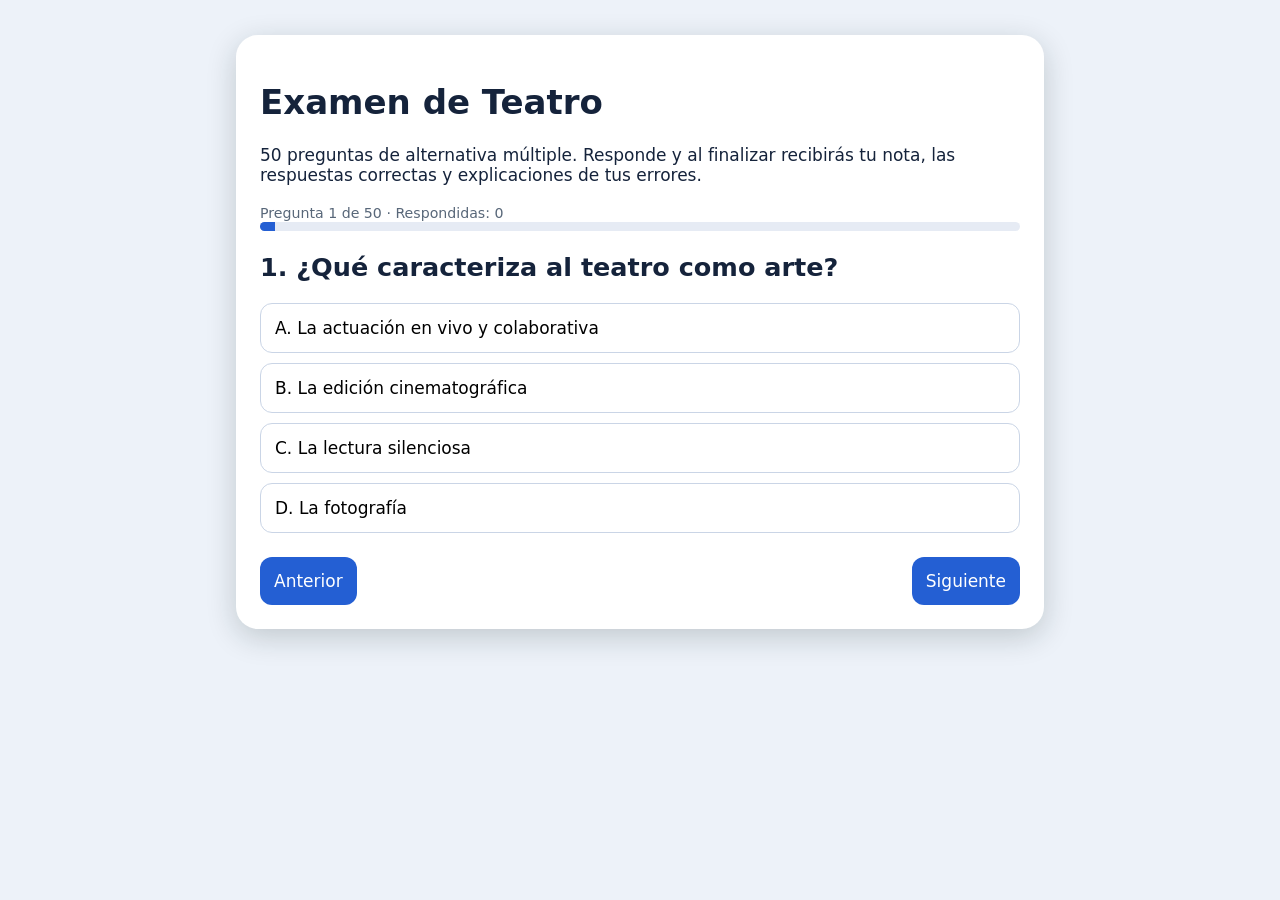
<file: examen-teatro/index.html>
<!doctype html><html lang="es"><meta charset="utf-8"><meta name="viewport" content="width=device-width,initial-scale=1"><title>Examen de teatro</title><style>body{font:17px system-ui;background:#edf2f9;color:#15233b;margin:0}.wrap{max-width:760px;margin:35px auto;padding:24px;background:white;border-radius:22px;box-shadow:0 8px 30px #1223}button{cursor:pointer;border:1px solid #cad5e6;border-radius:12px;padding:14px;background:white;font:inherit;text-align:left}button:hover{background:#eaf2ff}.option{display:block;width:100%;margin:10px 0}.selected{background:#dceaff;border-color:#245fd3}.bar{height:9px;background:#e6ebf4;border-radius:9px;overflow:hidden}.fill{height:100%;background:#245fd3}nav{display:flex;justify-content:space-between;gap:10px;margin-top:24px}nav button,.primary{background:#245fd3;color:white;border:0}small{color:#586779}.review{border-top:1px solid #ddd;padding:15px 0}.wrong{color:#a52b2b}.correct{color:#147342}</style><main class="wrap"><h1>Examen de Teatro</h1><p>50 preguntas de alternativa múltiple. Responde y al finalizar recibirás tu nota, las respuestas correctas y explicaciones de tus errores.</p><div id="app"></div></main><script>const raw=[
['¿Qué caracteriza al teatro como arte?','La actuación en vivo y colaborativa','La edición cinematográfica','La lectura silenciosa','La fotografía','Combina recursos artísticos en una representación en vivo.'],
['¿Qué significa teatro en sentido arquitectónico?','Lugar para apreciar el acto escénico','Texto escrito','Conflicto dramático','Personaje','La dimensión arquitectónica se refiere al lugar destinado a la representación.'],
['¿Qué es el acto escénico?','Montaje o puesta en escena de un texto dramatúrgico','Un vestuario','Una acotación','Un ensayo escrito','Es la realización escénica de una obra.'],
['¿Qué es la dramaturgia?','Obra teatral escrita que desarrolla una narrativa','Diseño de luces','Venta de entradas','Distribución de butacas','Contiene la narrativa, parlamentos y acotaciones.'],
['¿Qué es un parlamento?','Intervención hablada de un personaje','Cambio de iluminación','Vestuario','Escenografía','El parlamento corresponde a lo que dice el personaje.'],
['¿Qué es una didascalia?','Indicación o acotación de la obra','Protagonista','Espectador','Taquilla','Las didascalias indican acciones y otros aspectos de la representación.'],
['¿Qué figura dialogó con integrantes del coro en el origen griego del teatro?','Tespis','Molière','Brecht','Shakespeare','Tespis aparece asociado a la ruptura de la estructura coral mediante el diálogo.'],
['¿Cuál es un elemento teatral?','Utilería','Boletín de notas','Matrícula','Examen','La utilería comprende objetos usados en escena.'],
['¿Qué es el escenario?','Espacio delimitado donde ocurre la acción dramática','Solo el maquillaje','Únicamente la música','El argumento escrito','El escenario es el espacio físico, simbólico y performativo de la representación.'],
['¿Qué es la escenografía?','Diseño y disposición del entorno escénico','Pronunciación','Recuerdo emocional','Diálogo del coro','Establece ambiente y contexto y transforma el espacio.'],
['¿Qué es un personaje teatral?','Entidad ficticia construida por texto e interpretación','Persona que vende entradas','Director de luces','Público','Posee voluntad, cuerpo, voz e intencionalidad dentro de la ficción.'],
['¿Qué función cumple el antagonista?','Se opone al protagonista','Siempre narra','Siempre es malvado','Diseña vestuario','Su función es la oposición dramática; no implica necesariamente maldad.'],
['¿Qué es el objetivo de un personaje?','Aquello que desea conseguir','El telón','La duración del descanso','La entrada del público','El objetivo orienta las acciones del personaje.'],
['¿Qué es un obstáculo dramático?','Aquello que dificulta lograr el objetivo','Un aplauso','El título de la obra','Una butaca','El obstáculo impide o dificulta el logro del objetivo y alimenta el conflicto.'],
['¿Qué es el conflicto?','Motor de tensión que impulsa la historia','Solo la última escena','La iluminación','El vestuario','Los obstáculos y enfrentamientos impulsan la acción dramática.'],
['¿Qué es el clímax?','Momento de máxima intensidad del conflicto','Presentación del elenco','Ensayo inicial','Diseño del afiche','Es el punto de inflexión en el que se enfrenta el mayor desafío.'],
['¿Para qué sirve el guion?','Organizar diálogos e indicaciones de la representación','Reemplazar al actor','Eliminar el conflicto','Vender entradas','Es un mapa de ruta para actores, dirección y técnicos.'],
['¿Qué hace el director?','Guía actores e integra interpretación y elementos técnicos','Solo compra entradas','Actúa todos los papeles','Solo escribe críticas','Interpreta el guion y coordina el trabajo escénico.'],
['¿Con qué se vinculan los orígenes del teatro?','Ritos y escenificación','Televisión digital','Cine sonoro','Redes sociales','La evolución histórica estudiada parte de rituales y primeras representaciones.'],
['¿Qué etapa sigue al teatro griego en la secuencia histórica estudiada?','Teatro romano','Teatro inmersivo','Teatro contemporáneo','Teatro moderno','La secuencia pasa de Grecia a Roma.'],
['¿Con qué contexto se relaciona especialmente el teatro medieval?','Religioso','Cine digital','Publicidad','Realidad virtual','Las representaciones medievales se vinculan con relatos y contextos religiosos.'],
['¿Qué caracteriza la referencia al Renacimiento teatral?','Recuperación de referentes clásicos','Invención del cine','Desaparición de actores','Supresión del texto','El Renacimiento retoma referentes de la Antigüedad clásica.'],
['¿Cuál es la secuencia histórica correcta?','Grecia, Roma, Edad Media, Renacimiento','Roma, Renacimiento, Grecia, Edad Media','Renacimiento, Grecia, Roma, Edad Media','Edad Media, Roma, Renacimiento, Grecia','Respeta el orden temporal de las etapas.'],
['¿Qué distingue la función teatral frente a una toma cinematográfica?','Sucede en vivo y cada función es irrepetible','Siempre se repite idéntica','No requiere público','Se edita después','El teatro se construye en tiempo real ante espectadores.'],
['¿Cuáles son los instrumentos esenciales del actor?','Cuerpo, voz y mente','Taquilla, afiche y luces','Butacas, telón y entradas','Cámara, trípode y micrófono','El cuerpo, la voz y la mente sostienen la interpretación.'],
['¿Cuál es una cualidad esencial del actor?','Observación','Desatención','Impuntualidad','Rigidez obligatoria','La observación nutre la construcción de conductas y personajes.'],
['¿Qué sostiene la concentración del actor?','Atención a escena, compañeros y circunstancias','Distracción constante','Olvido deliberado','Ausencia de escucha','Permite mantenerse disponible durante la acción escénica.'],
['¿Qué plantea el «como si»?','Actuar considerando verdaderas las circunstancias imaginadas','Imitar sin comprender','Gritar siempre','Ignorar objetivos','La imaginación y lógica interna ayudan a construir verdad escénica.'],
['¿Qué aporta la historia personal del personaje?','Comprender motivaciones y experiencias pasadas','Determinar la taquilla','Elegir butacas','Eliminar relaciones','Los antecedentes explican deseos y comportamientos.'],
['¿Qué significa escuchar en escena?','Responder a lo que realmente ocurre entre actores','Esperar sin atender el turno','Repetir mecánicamente','Interrumpir siempre','La actuación colaborativa requiere escucha activa.'],
['¿Qué es la expresión corporal?','Uso del cuerpo para comunicar y crear','Solo hablar fuerte','Solo leer el guion','Solo elegir luces','El cuerpo transmite emociones y mensajes con o sin palabras.'],
['¿Qué estudia la kinesia o corporalidad?','Movimientos, posturas y gestos','Distancias entre espectadores','Precio de entradas','Historia del teatro','Los movimientos corporales transmiten estados y mensajes.'],
['¿Qué estudia la proxemia?','Uso del espacio y distancias','Pronunciación de vocales','Vestuario histórico','Argumento escrito','La distancia escénica puede comunicar poder, afecto o conflicto.'],
['¿Qué es el tono muscular?','Grado de tensión o relajación corporal','Altura de la voz','Cantidad de luces','Velocidad del texto','La tensión muscular varía con las emociones y la acción.'],
['¿Qué implica el eje y alineación?','Postura, centro de gravedad y equilibrio','Solo memorizar','Cambiar el guion','Subir volumen','Favorece equilibrio, movimiento y presencia escénica.'],
['¿Qué es el tono vocal?','Altura grave o aguda','Intensidad sonora','Distancia escénica','Velocidad de pasos','El tono se refiere a la altura de la voz.'],
['¿Qué es el volumen vocal?','Intensidad de la voz','Altura tonal','Gesto corporal','Acotación','El volumen corresponde a la intensidad sonora.'],
['¿Qué es el ritmo vocal?','Velocidad y cadencia del habla','Diseño de escenografía','Tensión muscular','Color de luces','El ritmo organiza velocidad, cadencia y pausas.'],
['¿Qué es la entonación?','Variación melódica que expresa sentido','Solo hablar rápido','Distancia entre actores','Movimiento de manos','La entonación modifica la melodía de las frases.'],
['¿Qué es proyectar la voz?','Dirigirla con alcance sin confundirlo con gritar','Gritar necesariamente','Susurrar sin aire','Evitar respirar','La proyección depende del uso coordinado de aire, postura y resonancia.'],
['¿Qué permite la exhalación controlada?','Sostener frases y modular la voz','Eliminar pausas','Impedir articulación','Tensar siempre la garganta','El flujo de aire controlado favorece claridad y sostenimiento.'],
['¿Qué es la dicción?','Pronunciación clara y correcta','Diseño de vestuario','Distancia escénica','Improvisación sin escucha','Permite que el público comprenda cada palabra.'],
['¿Qué es la articulación?','Formación precisa de sonidos','Volumen exclusivamente','Maquillaje','Iluminación','Intervienen labios, lengua y mandíbula al producir sonidos.'],
['¿Qué aporta la respiración diafragmática al actor?','Control y sostenimiento de la voz','Obligación de gritar','Ausencia de pausas','Pérdida de claridad','Favorece una emisión sostenida y con menos esfuerzo.'],
['¿Qué principio rige la improvisación?','Aceptar propuestas y no negar','Rechazar todas las ideas','Evitar escuchar','Detener la escena ante errores','Aceptar y construir con las propuestas sostiene la escena.'],
['¿Qué debe definirse para improvisar una situación?','Argumento, espacio y situación','Solo vestuario','Solo música','Solo título','Estos elementos orientan la construcción de la improvisación.'],
['¿Qué estructura narrativa se propone para improvisar?','Inicio, desarrollo y final','Final, final e inicio','Solo clímax','Sin acontecimientos','La improvisación puede crearse espontáneamente con estructura.'],
['¿Cuáles son las cuatro dimensiones de creación del personaje?','Física, social, psicológica y espiritual','Tono, ritmo, volumen y aire','Guion, luces, taquilla y música','Inicio, nudo, final y aplauso','El análisis cuatridimensional examina cuerpo, entorno, mundo interno y creencias.'],
['¿Qué se estudia en el aspecto social del personaje?','Relaciones, ocupación y entorno','Solo color de ojos','Solo volumen','Solo postura','Incluye familia, educación, trabajo, posición social y relaciones.'],
['¿Qué se estudia en el aspecto psicológico del personaje?','Motivaciones, valores y conflictos internos','Solo mobiliario','Solo vestuario','Solo luces','Examina ambiciones, temperamento, actitudes y mundo interior.']
];const Q=raw.map((r,i)=>({q:r[0],o:r.slice(1,5),a:0,e:r[5]}));let answers=Array(50).fill(null),n=0,done=false;const app=document.getElementById('app');function render(){if(done){let score=answers.filter((a,i)=>a===Q[i].a).length;app.innerHTML=`<h2>Resultado: ${score}/50 · ${Math.round(score*100/50)}%</h2><p>Revisa tus respuestas. Los errores incluyen la respuesta correcta y una explicación.</p>`+Q.map((q,i)=>`<section class="review"><b>${i+1}. ${q.q}</b><p class="${answers[i]===q.a?'correct':'wrong'}">Tu respuesta: ${answers[i]===null?'Sin responder':q.o[answers[i]]} ${answers[i]===q.a?'✓':'✗'}</p>${answers[i]!==q.a?`<p><b>Respuesta correcta:</b> ${q.o[q.a]}</p><p><b>Explicación:</b> ${q.e}</p>`:''}</section>`).join('')+'<button class="primary" onclick="answers.fill(null);n=0;done=false;render();scrollTo(0,0)">Repetir examen</button>';return}let q=Q[n];app.innerHTML=`<small>Pregunta ${n+1} de 50 · Respondidas: ${answers.filter(x=>x!==null).length}</small><div class="bar"><div class="fill" style="width:${(n+1)*2}%"></div></div><h2>${n+1}. ${q.q}</h2>`+q.o.map((o,i)=>`<button class="option ${answers[n]===i?'selected':''}" onclick="answers[n]=${i};render()">${'ABCD'[i]}. ${o}</button>`).join('')+`<nav><button ${n===0?'disabled':''} onclick="n--;render()">Anterior</button>${n===49?'<button class="primary" onclick="done=true;render();scrollTo(0,0)">Finalizar y corregir</button>':'<button class="primary" onclick="n++;render()">Siguiente</button>'}</nav>`}render();</script></html>
</file>
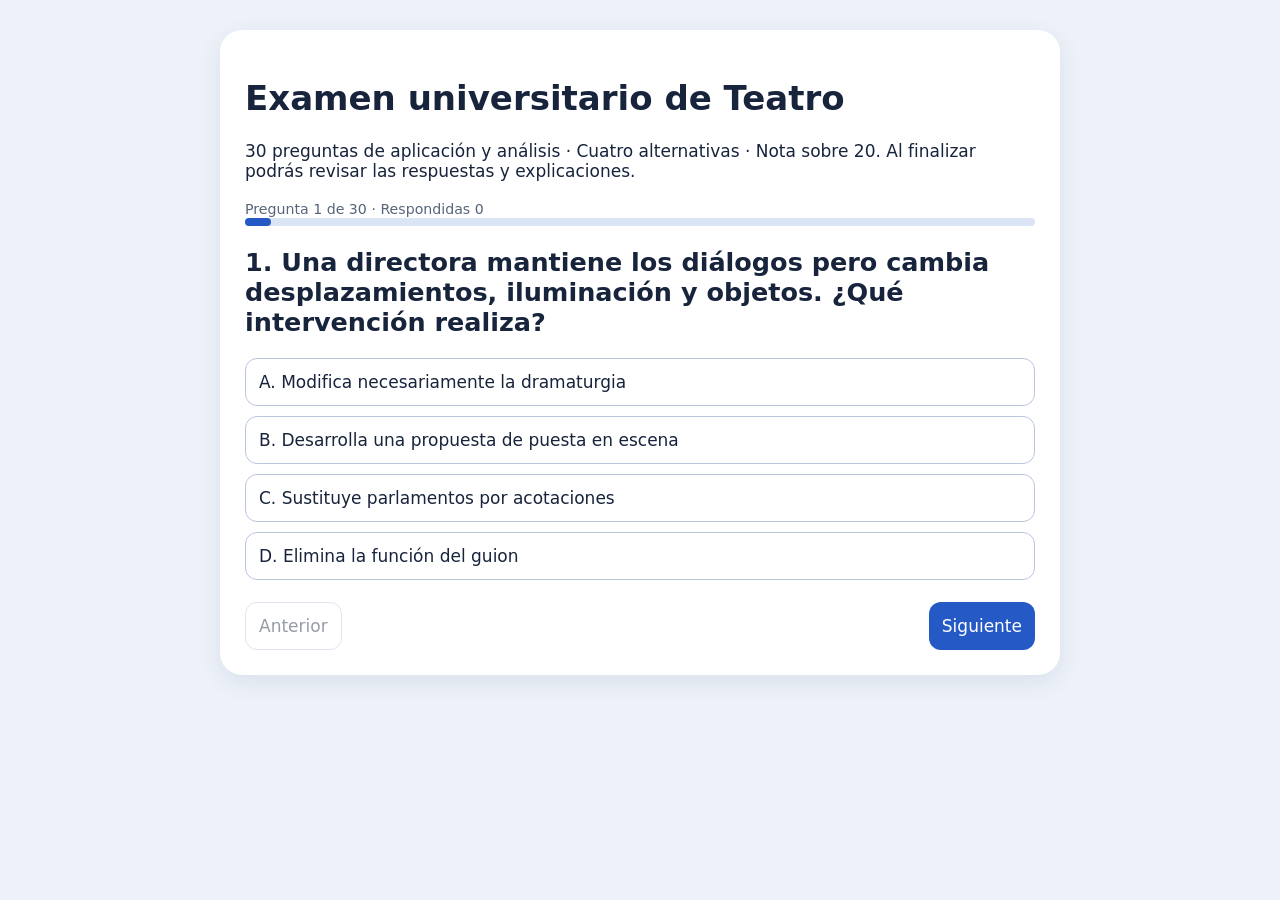
<file: examen-universitario-30/index.html>
<!doctype html><html lang="es"><meta charset="utf-8"><meta name="viewport" content="width=device-width,initial-scale=1"><title>Examen universitario de teatro · 30 preguntas</title><style>body{margin:0;background:#edf2fa;color:#17243c;font:17px system-ui}.box{max-width:790px;margin:30px auto;background:white;padding:25px;border-radius:22px;box-shadow:0 7px 25px #15243b16}button{font:inherit;cursor:pointer;border:1px solid #b9c7de;border-radius:12px;padding:13px;background:white;color:#17243c}.opt{display:block;width:100%;text-align:left;margin:10px 0}.sel{background:#dbeafe;border-color:#2563eb}nav{display:flex;justify-content:space-between;gap:12px;margin-top:22px}.primary{background:#2459c6;color:white;border:0}.review{border-top:1px solid #d9e0ed;padding:15px 0}.good{color:#167343}.bad{color:#b12c37}.bar{background:#dbe4f4;border-radius:9px;height:8px}.fill{background:#2459c6;height:8px;border-radius:9px}small{color:#56657a}button:disabled{opacity:.45;cursor:not-allowed}@media(max-width:650px){.box{margin:8px;padding:18px;border-radius:14px}}</style><main class="box"><h1>Examen universitario de Teatro</h1><p>30 preguntas de aplicación y análisis · Cuatro alternativas · Nota sobre 20. Al finalizar podrás revisar las respuestas y explicaciones.</p><div id="app"></div></main><script>const Q=[
['Una directora mantiene los diálogos pero cambia desplazamientos, iluminación y objetos. ¿Qué intervención realiza?',['Modifica necesariamente la dramaturgia','Desarrolla una propuesta de puesta en escena','Sustituye parlamentos por acotaciones','Elimina la función del guion'],1,'La puesta en escena concreta la dramaturgia mediante decisiones interpretativas y técnicas.'],
['En el guion aparece «Elena mira la puerta» y luego «ELENA: ¿Quién está ahí?». ¿Qué clasificación corresponde?',['Ambos son parlamentos','Primero didascalia; después parlamento','Primero parlamento; después didascalia','Ambos son didascalias'],1,'La indicación de acción es didascalia; las palabras del personaje son parlamento.'],
['Una plataforma vacía representa una prisión gracias a la actuación y la disposición simbólica del espacio. ¿Qué se demuestra?',['Sin decorados realistas no hay escenario','El escenario puede construir significado sin reproducir un lugar real','La escenografía requiere paredes físicas','La obra se convierte en lectura dramatizada'],1,'El escenario puede funcionar como espacio físico y simbólico.'],
['Un personaje quiere revelar un secreto, teme perder a su familia y recibe presión para hablar. ¿Dónde reside el conflicto?',['Solo en quien lo presiona','En el objetivo y los obstáculos internos y externos','Solo en el objeto secreto','Exclusivamente en el desenlace'],1,'El conflicto combina el objetivo con las fuerzas que impiden alcanzarlo.'],
['La protagonista descubre una traición y toma una decisión irreversible. ¿Qué permite reconocer el clímax?',['El número de actores','La máxima intensidad decisiva del conflicto','Ser siempre la última escena','Revelar cualquier antecedente'],1,'El clímax es un punto de máxima tensión y cambio en el conflicto.'],
['Un personaje impide que la protagonista viaje porque cree que la protege. ¿Por qué puede ser antagonista?',['No puede serlo si pretende protegerla','Su objetivo se opone al de ella','Debe actuar con maldad deliberada','Los objetivos distintos eliminan el conflicto'],1,'La función antagónica depende de la oposición dramática, no de la maldad.'],
['El director busca coherencia entre actuación, iluminación y vestuario. ¿Qué función desempeña?',['Reemplazar el texto','Coordinar la interpretación y los elementos técnicos','Eliminar toda autonomía creativa','Transformar acotaciones en parlamentos'],1,'La dirección integra el trabajo artístico y técnico en una puesta en escena.'],
['¿Qué transición explica el surgimiento de las primeras representaciones estudiadas?',['Del teatro al mito sin ritos','Del mito al rito y a la escenificación teatral','De Roma a Grecia','Del teatro contemporáneo al ritual'],1,'El curso presenta el tránsito del mito al rito y de la escenificación ritual al teatro.'],
['Un intérprete se separa de la actuación coral y dialoga con el coro. ¿Con quién se relaciona?',['Tespis','Molière','Brecht','Shakespeare'],0,'Tespis se vincula con el diálogo entre intérprete y coro en el teatro griego.'],
['¿Cómo debe corregirse una cronología que sitúa el Renacimiento antes de la Edad Media?',['Mantener el orden','Colocar el Renacimiento después del teatro medieval','Situar Roma después del Renacimiento','Colocar Grecia después de la Edad Media'],1,'La secuencia estudiada es Grecia, Roma, Edad Media y Renacimiento.'],
['Una representación medieval dramatiza episodios bíblicos para una comunidad. ¿Qué conclusión es adecuada?',['Todas las obras medievales eran idénticas','La relación con contenidos religiosos fue importante','El contenido religioso surgió solo en el Renacimiento','Lo religioso impide la representación teatral'],1,'El contexto religioso fue relevante para el teatro medieval, sin agotar todas sus manifestaciones.'],
['Una actriz memoriza el texto, pero ignora los cambios de intención de su compañero. ¿Qué debe fortalecer?',['La memorización','La escucha y reacción escénica','La repetición idéntica de gestos','La proyección sin variación'],1,'Escuchar permite responder a lo que ocurre en escena y sostener la actuación colaborativa.'],
['¿Qué objeción corresponde a quien afirma que basta con dominar uno de los instrumentos actorales?',['La voz reemplaza al cuerpo','Cuerpo, voz y mente deben integrarse','La mente solo sirve para memorizar','El cuerpo solo se usa sin diálogos'],1,'La interpretación integra los instrumentos corporales, vocales y mentales.'],
['Un actor investiga los temores y antecedentes de su personaje. ¿Para qué?',['Comprender motivaciones y orientar acciones','Reemplazar los objetivos por biografía','Fijar una sola emoción para toda la obra','Impedir su evolución'],0,'La historia personal ayuda a comprender las motivaciones del personaje.'],
['Un actor afirma que el «como si» consiste en copiar gestos observados. ¿Qué falta?',['Rechazar toda observación','Actuar desde las circunstancias imaginadas y su lógica','Repetir siempre la misma emoción','Ignorar los objetivos'],1,'El «como si» implica considerar verdaderas las circunstancias ficticias, no solo imitar.'],
['Dos funciones conservan texto y reparto, pero cambian pequeños ritmos y reacciones. ¿Por qué?',['No hubo preparación','Cada representación en vivo es irrepetible','No existe estructura dramática','Todo el texto debe improvisarse'],1,'La naturaleza en vivo hace que cada función tenga circunstancias propias.'],
['Un actor invade la distancia de otro; este gira el torso y aprieta los puños. ¿Qué análisis es correcto?',['Distancia: kinesia; giro: proxemia; tensión: entonación','Distancia: proxemia; giro: kinesia; tensión: tono muscular','Distancia: tono muscular; giro: ritmo; puños: didascalia','Todo corresponde exclusivamente a proxemia'],1,'La proxemia aborda distancias; la kinesia, movimientos; el tono muscular, tensión.'],
['Una actriz mantiene hombros rígidos y pierde equilibrio al desplazarse. ¿Qué trabajo requiere?',['Más volumen y rapidez','Tono muscular, eje y alineación','Solo dicción y entonación','Acercarse al público'],1,'Regular la tensión y trabajar alineación favorece equilibrio y movimiento.'],
['Un actor muestra temor sin palabras cambiando postura y desplazamientos. ¿Qué lo hace comprensible?',['La expresión corporal comunica estados sin lenguaje verbal','Toda emoción exige parlamento','El movimiento solo indica ubicación','La postura solo expresa rasgos permanentes'],0,'El cuerpo transmite emociones y significados mediante posturas, gestos y movimiento.'],
['Una actriz pronuncia claramente y tiene alcance, pero interpreta pregunta y acusación con idéntica melodía. ¿Qué debe trabajar?',['Articulación','Proyección','Entonación','Volumen'],2,'La entonación modifica la melodía y el sentido expresivo de la frase.'],
['Un actor varía entre grave y agudo, pero conserva siempre la misma intensidad. ¿Qué diferencia importa?',['Tono y volumen son idénticos','Tono es altura; volumen es intensidad','Volumen es velocidad; tono son pausas','Tono depende solo de distancia'],1,'La altura vocal es el tono; la intensidad sonora es el volumen.'],
['Una intérprete acelera el texto y elimina pausas; el público pierde información. ¿Qué conviene?',['Solo subir el volumen','Regular ritmo y pausas conservando intención','Elevar el tono de todas las palabras','Reducir la articulación'],1,'El ritmo incluye velocidad, cadencia y pausas, fundamentales para la comprensión.'],
['Un actor intenta alcanzar el fondo de la sala forzando la garganta. ¿Qué corrección corresponde?',['Gritar al máximo','Coordinar aire, postura y resonancia para proyectar','Hablar siempre agudo','Eliminar las pausas respiratorias'],1,'Proyectar no es gritar: requiere coordinación respiratoria y corporal.'],
['Una actriz libera el aire de golpe y no sostiene el final de una frase. ¿Qué debe entrenar?',['Exhalación controlada','Proxemia','Caracterización social','Memoria emocional'],0,'Controlar el flujo de aire ayuda a sostener frases y la emisión vocal.'],
['La voz llega al fondo de la sala, pero el público confunde consonantes. ¿Qué diagnóstico corresponde?',['Falta alcance','La articulación necesita precisión aunque exista proyección','La entonación es necesariamente incorrecta','Solo falla el ritmo'],1,'La proyección garantiza alcance; la articulación favorece claridad de los sonidos.'],
['Una actriz ejercita labios, lengua y mandíbula sin subir el volumen. ¿Qué entrena?',['Articulación','Distancia escénica','Dramaturgia','Conflicto'],0,'Estos órganos participan en la formación precisa de los sonidos.'],
['Un actor acepta que apareció una carta comprometedora, pero cambia de asunto sin relación. ¿Qué ocurre?',['Niega desde el inicio','Acepta la propuesta, pero abandona la continuidad','Mantiene el argumento correctamente','Debe abandonar cada idea aceptada'],1,'La improvisación requiere aceptar propuestas y desarrollarlas con coherencia.'],
['Un grupo improvisa cambiando continuamente de lugar y situación; el público no comprende. ¿Qué debe precisar?',['Solo vestuario','Argumento, espacio y situación','Solo intensidad vocal','Texto memorizado íntegramente'],1,'Estos elementos orientan la improvisación y sostienen su estructura narrativa.'],
['Se anotan estatura, timbre de voz, ocupación y miedo al abandono. ¿Cómo se clasifican?',['Estatura social; timbre espiritual; ocupación física; miedo psicológico','Estatura y timbre físicos; ocupación social; miedo psicológico','Estatura psicológica; timbre social; ocupación espiritual; miedo físico','Todos son físicos'],1,'El análisis del personaje distingue rasgos físicos, contexto social y mundo psicológico.'],
['Un personaje pertenece a una familia influyente, desea reconocimiento, teme decepcionar y se guía por creencias. ¿Qué clasificación corresponde?',['Familia social; deseo y temor psicológicos; creencias espirituales','Familia física; deseo social; temor espiritual; creencias psicológicas','Familia y creencias físicas; deseo y temor sociales','Todos exclusivamente psicológicos'],0,'El análisis cuatridimensional separa entorno social, motivaciones psicológicas y creencias espirituales.']
];let A=Array(30).fill(null),n=0,done=false;const app=document.getElementById('app');function render(){if(done){let s=A.filter((a,i)=>a===Q[i][3]).length;app.innerHTML=`<h2>Resultado: ${s}/30 · Nota ${(s*20/30).toFixed(2)}/20</h2><p>Correctas: ${s} · Incorrectas o sin responder: ${30-s}. Revisa la clave y las explicaciones:</p>`+Q.map((q,i)=>`<section class="review"><b>${i+1}. ${q[0]}</b><p class="${A[i]===q[3]?'good':'bad'}">Tu respuesta: ${A[i]===null?'Sin responder':String.fromCharCode(65+A[i])+'. '+q[1][A[i]]} ${A[i]===q[3]?'✓':'✗'}</p><p><b>Correcta: ${String.fromCharCode(65+q[3])}.</b> ${q[1][q[3]]}</p><p><b>Explicación:</b> ${q[4]}</p></section>`).join('')+'<button class="primary" onclick="A.fill(null);n=0;done=false;render();scrollTo(0,0)">Repetir examen</button>';return}let q=Q[n];app.innerHTML=`<small>Pregunta ${n+1} de 30 · Respondidas ${A.filter(x=>x!==null).length}</small><div class="bar"><div class="fill" style="width:${(n+1)/30*100}%"></div></div><h2>${n+1}. ${q[0]}</h2>`+q[1].map((o,i)=>`<button class="opt ${A[n]===i?'sel':''}" onclick="A[n]=${i};render()">${'ABCD'[i]}. ${o}</button>`).join('')+`<nav><button ${n===0?'disabled':''} onclick="n--;render()">Anterior</button>${n===29?'<button class="primary" onclick="if(A.includes(null)&&!confirm(\'Hay preguntas sin responder. ¿Deseas finalizar?\'))return;done=true;render();scrollTo(0,0)">Finalizar y corregir</button>':'<button class="primary" onclick="n++;render()">Siguiente</button>'}</nav>`}render();</script></html>
</file>
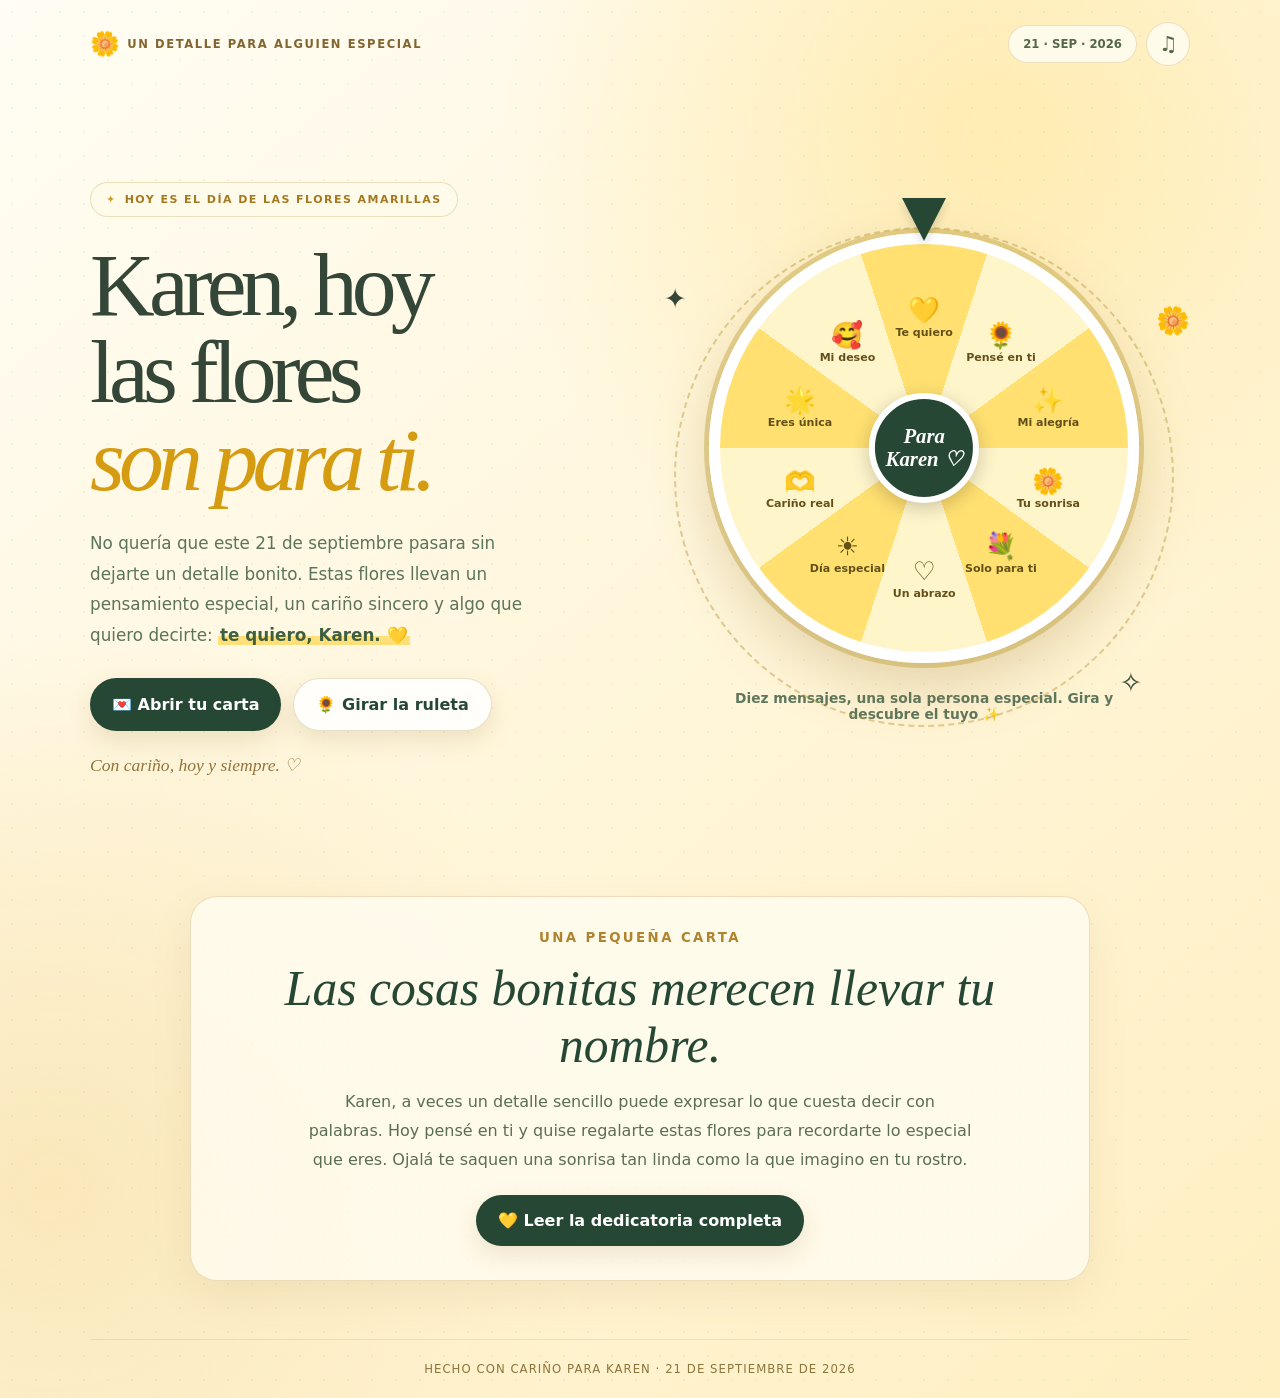
<file: flores-amarillas-karen/index.html>
<!doctype html>
<html lang="es">
<head>
<meta charset="utf-8"><meta name="viewport" content="width=device-width,initial-scale=1"><meta name="theme-color" content="#fff0bc">
<meta name="description" content="Karen, estas flores amarillas son para ti. Una carta, un ramo y una ruleta llenos de cariño para el 21 de septiembre.">
<meta property="og:title" content="Para ti, Karen 💛 | Flores amarillas"><meta property="og:description" content="Hoy las flores amarillas llevan tu nombre. Abre tu sorpresa 💐"><meta property="og:type" content="website">
<title>Para ti, Karen 💛 · Flores amarillas</title>
<style>
:root{--forest:#254734;--leaf:#496b4c;--gold:#d59b11;--cream:#fff9ed;--pink:#c66b79;--ink:#344637}*{box-sizing:border-box}html{scroll-behavior:smooth}body{margin:0;background:#fff4d8;color:var(--ink);font-family:system-ui,-apple-system,Segoe UI,Arial,sans-serif;overflow-x:hidden}button,a{font:inherit}button{cursor:pointer}button:focus-visible,a:focus-visible{outline:3px solid #bc8618;outline-offset:4px}.page{min-height:100svh;position:relative;isolation:isolate;overflow:hidden;background:radial-gradient(circle at 78% 10%,#ffecb1,transparent 31%),radial-gradient(circle at 4% 85%,#fae8bb,transparent 33%),linear-gradient(140deg,#fffdf4,#ffefc1)}.page:before{content:'';position:absolute;inset:0;z-index:-1;opacity:.45;background-image:radial-gradient(#b59b5a44 1px,transparent 1px);background-size:24px 24px}.wrap{width:min(1100px,calc(100% - 36px));margin:auto}.top{padding:22px 0;display:flex;align-items:center;justify-content:space-between;gap:12px}.brand{font-weight:900;letter-spacing:.14em;text-transform:uppercase;font-size:.72rem;color:#82642f}.brand span{font-size:1.5rem;vertical-align:middle}.topright{display:flex;gap:9px;align-items:center}.date,.sound{border:1px solid #ba9a524b;background:#fffdf3d9;border-radius:55px;padding:11px 14px;color:#536847;font-size:.73rem;font-weight:800}.sound{width:44px;height:44px;padding:0;font-size:1.3rem}.hero{min-height:calc(100svh - 92px);display:grid;grid-template-columns:1fr .98fr;align-items:center;gap:26px;padding:28px 0 54px}.tag{display:inline-flex;gap:8px;align-items:center;border:1px solid #caab615c;background:#fffbeb;padding:10px 15px;border-radius:40px;color:#a47a21;letter-spacing:.13em;font-size:.69rem;font-weight:900;text-transform:uppercase}.tag:before{content:'✦';color:#d1a12b}.hero h1{font:500 clamp(3.25rem,7vw,6.3rem)/.98 Georgia,serif;letter-spacing:-.065em;margin:24px 0}.hero h1 em{font-style:italic;color:var(--gold)}.intro{max-width:460px;line-height:1.82;color:#5c745c;font-size:1.05rem}.intro strong{color:#3f603f;background:linear-gradient(transparent 56%,#ffe078 56%);padding:0 2px}.cta{display:flex;gap:12px;flex-wrap:wrap;margin:28px 0 0}.primary,.secondary{display:inline-flex;align-items:center;justify-content:center;gap:9px;border-radius:60px;border:0;padding:16px 22px;font-weight:850;box-shadow:0 9px 25px #83642226;transition:transform .22s,box-shadow .22s}.primary{background:var(--forest);color:white}.secondary{background:#fffefa;color:var(--forest);border:1px solid #bda76d58}.primary:hover,.secondary:hover{transform:translateY(-3px);box-shadow:0 15px 32px #83642230}.signature{font:italic 1.1rem Georgia,serif;color:#96733b;margin:24px 0 0}.scene{display:flex;flex-direction:column;align-items:center;justify-content:center;position:relative;padding:34px 0 38px}.orbit{position:absolute;width:min(94%,510px);aspect-ratio:1;border:2px dashed #c2a44e80;border-radius:50%;animation:orbit 55s linear infinite}.pointer{position:absolute;top:-1px;border-left:22px solid transparent;border-right:22px solid transparent;border-top:43px solid var(--forest);z-index:3;filter:drop-shadow(0 5px 4px #0002)}.wheel{--diam:min(81vw,430px);width:var(--diam);height:var(--diam);position:relative;border-radius:50%;border:11px solid white;box-shadow:0 0 0 5px #bfa03d70,0 23px 57px #99752e45;background:repeating-conic-gradient(from -18deg,#ffe071 0deg 36deg,#fff5cb 36deg 72deg);transition:transform 5.3s cubic-bezier(.1,.72,.13,1)}.slice{position:absolute;transform:translate(-50%,-50%);width:77px;text-align:center;color:#635019;font-size:.69rem;font-weight:850;line-height:1.2}.slice b{font-size:1.6rem;display:block}.hub{position:absolute;left:50%;top:50%;transform:translate(-50%,-50%);width:27%;aspect-ratio:1;border:6px solid white;border-radius:50%;background:var(--forest);color:#fff;display:grid;place-items:center;text-align:center;font:italic 800 clamp(1rem,2vw,1.3rem)/1.08 Georgia,serif;z-index:2;box-shadow:0 5px 19px #0003}.wheelstatus{margin:27px 0 0;color:#5f775d;font-size:.86rem;text-align:center;font-weight:750;max-width:410px}.twinkle{position:absolute;font-size:1.7rem;animation:bob 3.8s ease-in-out infinite;pointer-events:none}.twinkle.a{left:1%;top:15%}.twinkle.b{right:0;top:19%;animation-delay:-1.7s}.twinkle.c{right:9%;bottom:11%;animation-delay:-2.6s}.letterstrip{max-width:900px;margin:0 auto 58px;padding:30px 30px 34px;text-align:center;border-radius:27px;border:1px solid #c9aa675c;background:#fffdf2c9;box-shadow:0 15px 40px #9b79361c}.letterstrip small{color:#b0842e;letter-spacing:.18em;font-weight:900}.letterstrip h2{font:italic 500 clamp(2rem,5vw,3.1rem) Georgia,serif;color:var(--forest);margin:14px 0}.letterstrip p{max-width:665px;margin:0 auto 21px;line-height:1.8;color:#5a6e54}.foot{text-align:center;padding:22px;color:#8b753d;font-size:.73rem;border-top:1px solid #bda76740;letter-spacing:.09em}.fall{position:fixed;top:-10vh;left:var(--left);z-index:12;pointer-events:none;font-size:var(--size);animation:fall var(--dur) linear infinite;animation-delay:var(--delay);opacity:.67}.burst{position:fixed;left:50vw;top:48vh;z-index:70;pointer-events:none;font-size:var(--size);animation:burst 1.75s ease-out forwards}.overlay{position:fixed;inset:0;z-index:50;background:#12291bb7;backdrop-filter:blur(12px);display:grid;place-items:center;padding:15px;opacity:0;visibility:hidden;transition:.32s}.overlay.show{opacity:1;visibility:visible}.modal{position:relative;width:min(520px,100%);max-height:95svh;overflow:auto;background:radial-gradient(circle at 50% 0,#fff0b2,#fffcf4 75%);border:7px solid #fff;border-radius:30px;padding:26px 24px 22px;text-align:center;box-shadow:0 29px 95px #0006;transform:translateY(22px) scale(.94);transition:transform .4s}.show .modal{transform:none}.modal:before{content:'';position:absolute;inset:10px;border:1px solid #d6b569;border-radius:19px;pointer-events:none}.close{position:absolute;right:12px;top:12px;width:36px;height:36px;border:0;border-radius:50%;background:var(--forest);color:white;font-size:1.25rem;z-index:2}.eyebrow{font-size:.66rem;color:#a57924;font-weight:900;letter-spacing:.14em}.modal h2{font:italic 500 clamp(2.4rem,8vw,3.45rem)/1.05 Georgia,serif;color:var(--forest);margin:14px 0 0}.bouquet{width:min(275px,100%);height:auto;display:block;margin:0 auto -2px;filter:drop-shadow(0 11px 8px #8a621b25);animation:appear 1.2s ease both}.result{font:italic 700 1.75rem Georgia,serif;color:#ac7c10;margin:5px 0 12px}.message{max-width:365px;margin:0 auto 21px;line-height:1.7;color:#526b54}.modalactions{display:flex;justify-content:center;flex-wrap:wrap;gap:10px}.modalactions .primary,.modalactions .secondary{padding:13px 16px;font-size:.86rem}.fine{font:italic .91rem Georgia,serif;color:#98723b;margin-top:19px}.toast{position:fixed;z-index:95;bottom:20px;left:50%;transform:translate(-50%,15px);border-radius:45px;background:var(--forest);color:#fff;white-space:nowrap;max-width:90vw;padding:12px 18px;pointer-events:none;opacity:0;transition:.25s;font-size:.84rem}.toast.show{transform:translate(-50%,0);opacity:1}@keyframes orbit{to{transform:rotate(360deg)}}@keyframes bob{50%{transform:translateY(-13px) rotate(12deg)}}@keyframes fall{to{transform:translate(var(--drift),115vh) rotate(560deg)}}@keyframes burst{to{transform:translate(var(--x),var(--y)) rotate(490deg);opacity:0}}@keyframes appear{from{opacity:.2;transform:scale(.75) translateY(20px)}to{opacity:1;transform:scale(1) translateY(0)}}@media(max-width:900px){.hero{grid-template-columns:1fr;text-align:center;gap:0;padding-top:20px}.intro{margin:auto}.cta{justify-content:center}.scene{padding-bottom:38px}.orbit{width:min(94%,500px)}}@media(max-width:460px){.top{padding:16px 0}.brand{font-size:.57rem}.date{font-size:.61rem;padding:10px}.hero h1{font-size:clamp(3.1rem,11vw,4.9rem)}.intro{font-size:.94rem}.wheel{--diam:82vw;border-width:8px}.slice{font-size:.56rem;width:56px}.slice b{font-size:1.24rem}.hub{border-width:4px}.modal{padding:25px 15px}.bouquet{width:235px}.letterstrip{padding:24px 17px}}@media(prefers-reduced-motion:reduce){*,*:before,*:after{animation-duration:.01ms!important;animation-iteration-count:1!important;transition-duration:.01ms!important}}
</style>
</head>
<body>
<div class="page"><div class="wrap"><header class="top"><div class="brand"><span>🌼</span> UN DETALLE PARA ALGUIEN ESPECIAL</div><div class="topright"><span class="date">21 · SEP · 2026</span><button class="sound" id="sound" aria-label="Activar música" aria-pressed="false" title="Música opcional">♫</button></div></header>
<main class="hero"><section class="copy"><span class="tag">HOY ES EL DÍA DE LAS FLORES AMARILLAS</span><h1>Karen, hoy<br>las flores<br><em>son para ti.</em></h1><p class="intro">No quería que este 21 de septiembre pasara sin dejarte un detalle bonito. Estas flores llevan un pensamiento especial, un cariño sincero y algo que quiero decirte: <strong>te quiero, Karen. 💛</strong></p><div class="cta"><button class="primary" id="open">💌 Abrir tu carta</button><button class="secondary" id="spin">🌻 Girar la ruleta</button></div><p class="signature">Con cariño, hoy y siempre. ♡</p></section><section class="scene" aria-label="Ruleta de mensajes románticos para Karen"><span class="twinkle a">✦</span><span class="twinkle b">🌼</span><span class="twinkle c">✧</span><div class="orbit"></div><div class="pointer"></div><div class="wheel" id="wheel" aria-hidden="true"><div class="hub">Para<br>Karen ♡</div></div><p class="wheelstatus" id="status" role="status" aria-live="polite">Diez mensajes, una sola persona especial. Gira y descubre el tuyo ✨</p></section></main><section class="letterstrip"><small>UNA PEQUEÑA CARTA</small><h2>Las cosas bonitas merecen llevar tu nombre.</h2><p>Karen, a veces un detalle sencillo puede expresar lo que cuesta decir con palabras. Hoy pensé en ti y quise regalarte estas flores para recordarte lo especial que eres. Ojalá te saquen una sonrisa tan linda como la que imagino en tu rostro.</p><button class="primary" id="letter">💛 Leer la dedicatoria completa</button></section><footer class="foot">HECHO CON CARIÑO PARA KAREN · 21 DE SEPTIEMBRE DE 2026</footer></div></div>
<div class="overlay" id="overlay" role="dialog" aria-modal="true" aria-labelledby="heading" aria-hidden="true"><div class="modal"><button class="close" id="close" aria-label="Cerrar">×</button><small class="eyebrow">UNA SORPRESA SOLO PARA TI · 21 DE SEPTIEMBRE</small><h2 id="heading">Para ti, Karen 💛</h2><svg class="bouquet" viewBox="0 0 380 365" role="img" aria-label="Ramo ilustrado de flores amarillas"><defs><linearGradient id="paper" x2="0" y2="1"><stop stop-color="#f7db98"/><stop offset="1" stop-color="#c99447"/></linearGradient><linearGradient id="petal" x2="0" y2="1"><stop stop-color="#fff6b5"/><stop offset=".7" stop-color="#ffcc25"/><stop offset="1" stop-color="#dd9011"/></linearGradient></defs><g id="stems"></g><path d="M77 194Q190 246 303 194L226 344Q193 363 155 344Z" fill="url(#paper)" stroke="#b58346" stroke-width="2"/><path d="M77 194Q190 246 303 194" fill="none" stroke="#fff0c2" stroke-width="7"/><g id="blooms"></g><path d="M176 328Q150 305 138 322Q153 348 181 343Q188 362 198 341Q220 351 244 321Q213 309 194 329Z" fill="#d79a27" stroke="#b78224"/></svg><p class="result" id="result">Te quiero, Karen ♡</p><p class="message" id="message">No es solo una fecha bonita: es una excusa para decirte lo que siento. Estas flores son virtuales, pero el cariño con el que las elegí para ti es real. Te quiero mucho, Karen.</p><div class="modalactions"><button class="primary" id="share">↗ Compartir</button><button class="secondary" id="copy">🔗 Copiar enlace</button></div><p class="fine">Que nunca te falten razones para sonreír. ♡</p></div></div><div class="toast" id="toast" role="status" aria-live="polite"></div>
<script>
(()=>{'use strict';const items=[['💛','Te quiero','No es solo una fecha bonita: es una excusa para decirte lo que siento. Estas flores son virtuales, pero el cariño con el que las elegí para ti es real. Te quiero mucho, Karen.'],['🌻','Pensé en ti','Desde que supe que era el día de las flores amarillas, tuve claro el nombre que debía llevar este ramo: Karen.'],['✨','Mi alegría','Hay personas que vuelven más bonito un día cualquiera. Tú tienes esa forma especial de iluminarlo.'],['🌼','Tu sonrisa','Si este pequeño detalle consigue sacarte una sonrisa, habrá cumplido su misión más bonita.'],['💐','Solo para ti','Si pudiera, te entregaría estas flores en persona. Mientras tanto, aquí van, con todo mi cariño.'],['♡','Un abrazo','Junto a estas flores también va un abrazo largo, de esos que dicen lo que a veces no alcanzan las palabras.'],['☀️','Día especial','Ojalá hoy recibas momentos tan cálidos como el sol y tan bonitos como estas flores amarillas.'],['🫶','Cariño real','Una pantalla no puede reemplazar un ramo en tus manos, pero sí puede llevarte un sentimiento sincero.'],['🌟','Eres única','Entre tantas personas y tantas flores, hoy mi dedicatoria lleva un solo nombre: Karen.'],['🥰','Mi deseo','Que nunca te falten motivos para sonreír. Y que hoy, aunque sea por un instante, yo pueda regalarte uno.']];const $=id=>document.getElementById(id),wheel=$('wheel'),status=$('status'),overlay=$('overlay'),toast=$('toast');let degrees=0,selected=0,spinning=false,music=false,audio=null,interval=null,previousFocus=null;items.forEach((v,i)=>{const a=i*Math.PI/5,e=document.createElement('div');e.className='slice';e.style.left=50+Math.sin(a)*32+'%';e.style.top=50-Math.cos(a)*32+'%';e.innerHTML='<b>'+v[0]+'</b>'+v[1];wheel.append(e)});const stems=$('stems'),blooms=$('blooms');[[109,131,.84],[162,88,1],[226,91,.99],[283,139,.84],[76,183,.7],[190,153,1.13],[305,187,.7]].forEach(([x,y,s])=>{stems.insertAdjacentHTML('beforeend',`<path d="M190 326Q${x} ${y+110} ${x} ${y}" fill="none" stroke="#56774a" stroke-width="${4*s}" stroke-linecap="round"/><path d="M190 290Q${x+25} ${y+58} ${x+39} ${y+44}Q${x+7} ${y+43} 190 290" fill="#799b51"/>`);let p='';for(let i=0;i<10;i++){const a=i*36,r=a*Math.PI/180,cx=x+Math.cos(r)*18*s,cy=y+Math.sin(r)*18*s;p+=`<ellipse cx="${cx}" cy="${cy}" rx="${11*s}" ry="${7*s}" transform="rotate(${a} ${cx} ${cy})" fill="url(#petal)"/>`}blooms.insertAdjacentHTML('beforeend',`<g>${p}<circle cx="${x}" cy="${y}" r="${8*s}" fill="#8a5b14"/><circle cx="${x}" cy="${y}" r="${4*s}" fill="#fbe093"/></g>`)});for(let i=0;i<18;i++){const e=document.createElement('span');e.className='fall';e.textContent=['🌼','💛','✨','🌻'][i%4];e.style.setProperty('--left',Math.random()*100+'vw');e.style.setProperty('--size',(Math.random()*1+.8)+'rem');e.style.setProperty('--dur',(11+Math.random()*9)+'s');e.style.setProperty('--delay',-Math.random()*18+'s');e.style.setProperty('--drift',(Math.random()*220-110)+'px');document.body.append(e)}function popup(i=0){selected=i;previousFocus=document.activeElement;$('result').textContent=i===0?'Te quiero, Karen ♡':items[i][1]+', Karen 💛';$('message').textContent=items[i][2];overlay.classList.add('show');overlay.setAttribute('aria-hidden','false');$('close').focus()}function close(){overlay.classList.remove('show');overlay.setAttribute('aria-hidden','true');previousFocus?.focus()}function confetti(){for(let i=0;i<28;i++){const e=document.createElement('span');e.className='burst';e.textContent=['🌼','💛','✦','🌻'][i%4];e.style.setProperty('--size',(Math.random()+.9)+'rem');e.style.setProperty('--x',(Math.random()*450-225)+'px');e.style.setProperty('--y',(Math.random()*420-210)+'px');document.body.append(e);setTimeout(()=>e.remove(),1900)}}function spin(){if(spinning)return;spinning=true;$('spin').disabled=true;selected=Math.floor(Math.random()*items.length);const desired=(360-selected*36)%360,current=((degrees%360)+360)%360;degrees+=360*6+((desired-current+360)%360);wheel.style.transform=`rotate(${degrees}deg)`;status.textContent='La ruleta está girando… 💛';setTimeout(()=>{spinning=false;$('spin').disabled=false;status.textContent=items[selected][0]+' '+items[selected][1]+' · Una sorpresa para Karen';confetti();popup(selected)},5350)}function notify(t){toast.textContent=t;toast.classList.add('show');clearTimeout(notify.timer);notify.timer=setTimeout(()=>toast.classList.remove('show'),2400)}async function copy(){try{await navigator.clipboard.writeText(location.href);notify('¡Enlace copiado! 💛')}catch{notify('Usa Compartir para enviar este enlace')}}async function share(){if(navigator.share){try{await navigator.share({title:'Flores amarillas para Karen 💛',text:'Karen, preparé algo especial para ti 🌻',url:location.href})}catch{}}else copy()}function note(hz,t,d){if(!audio)return;let o=audio.createOscillator(),g=audio.createGain();o.type='sine';o.frequency.value=hz;g.gain.setValueAtTime(.0001,t);g.gain.exponentialRampToValueAtTime(.033,t+.03);g.gain.exponentialRampToValueAtTime(.0001,t+d);o.connect(g).connect(audio.destination);o.start(t);o.stop(t+d+.03)}function melody(){if(!music)return;const tune=[523.25,659.25,783.99,659.25,698.46,783.99,880,783.99],start=audio.currentTime+.05;tune.forEach((n,i)=>note(n,start+i*.31,.27));interval=setTimeout(melody,3200)}async function sound(){music=!music;$('sound').setAttribute('aria-pressed',String(music));$('sound').textContent=music?'♪':'♫';$('sound').setAttribute('aria-label',music?'Desactivar música':'Activar música');if(music){try{audio=new(window.AudioContext||window.webkitAudioContext)();await audio.resume();melody();notify('Música activada ♪')}catch{music=false;$('sound').textContent='♫';notify('Música no disponible en este navegador')}}else{clearTimeout(interval);if(audio){audio.close();audio=null}notify('Música desactivada')}}$('open').addEventListener('click',()=>{confetti();popup(0)});$('letter').addEventListener('click',()=>{confetti();popup(0)});$('spin').addEventListener('click',spin);$('close').addEventListener('click',close);overlay.addEventListener('click',e=>{if(e.target===overlay)close()});document.addEventListener('keydown',e=>{if(e.key==='Escape'&&overlay.classList.contains('show'))close()});$('copy').addEventListener('click',copy);$('share').addEventListener('click',share);$('sound').addEventListener('click',sound)})();
</script></body></html>
</file>
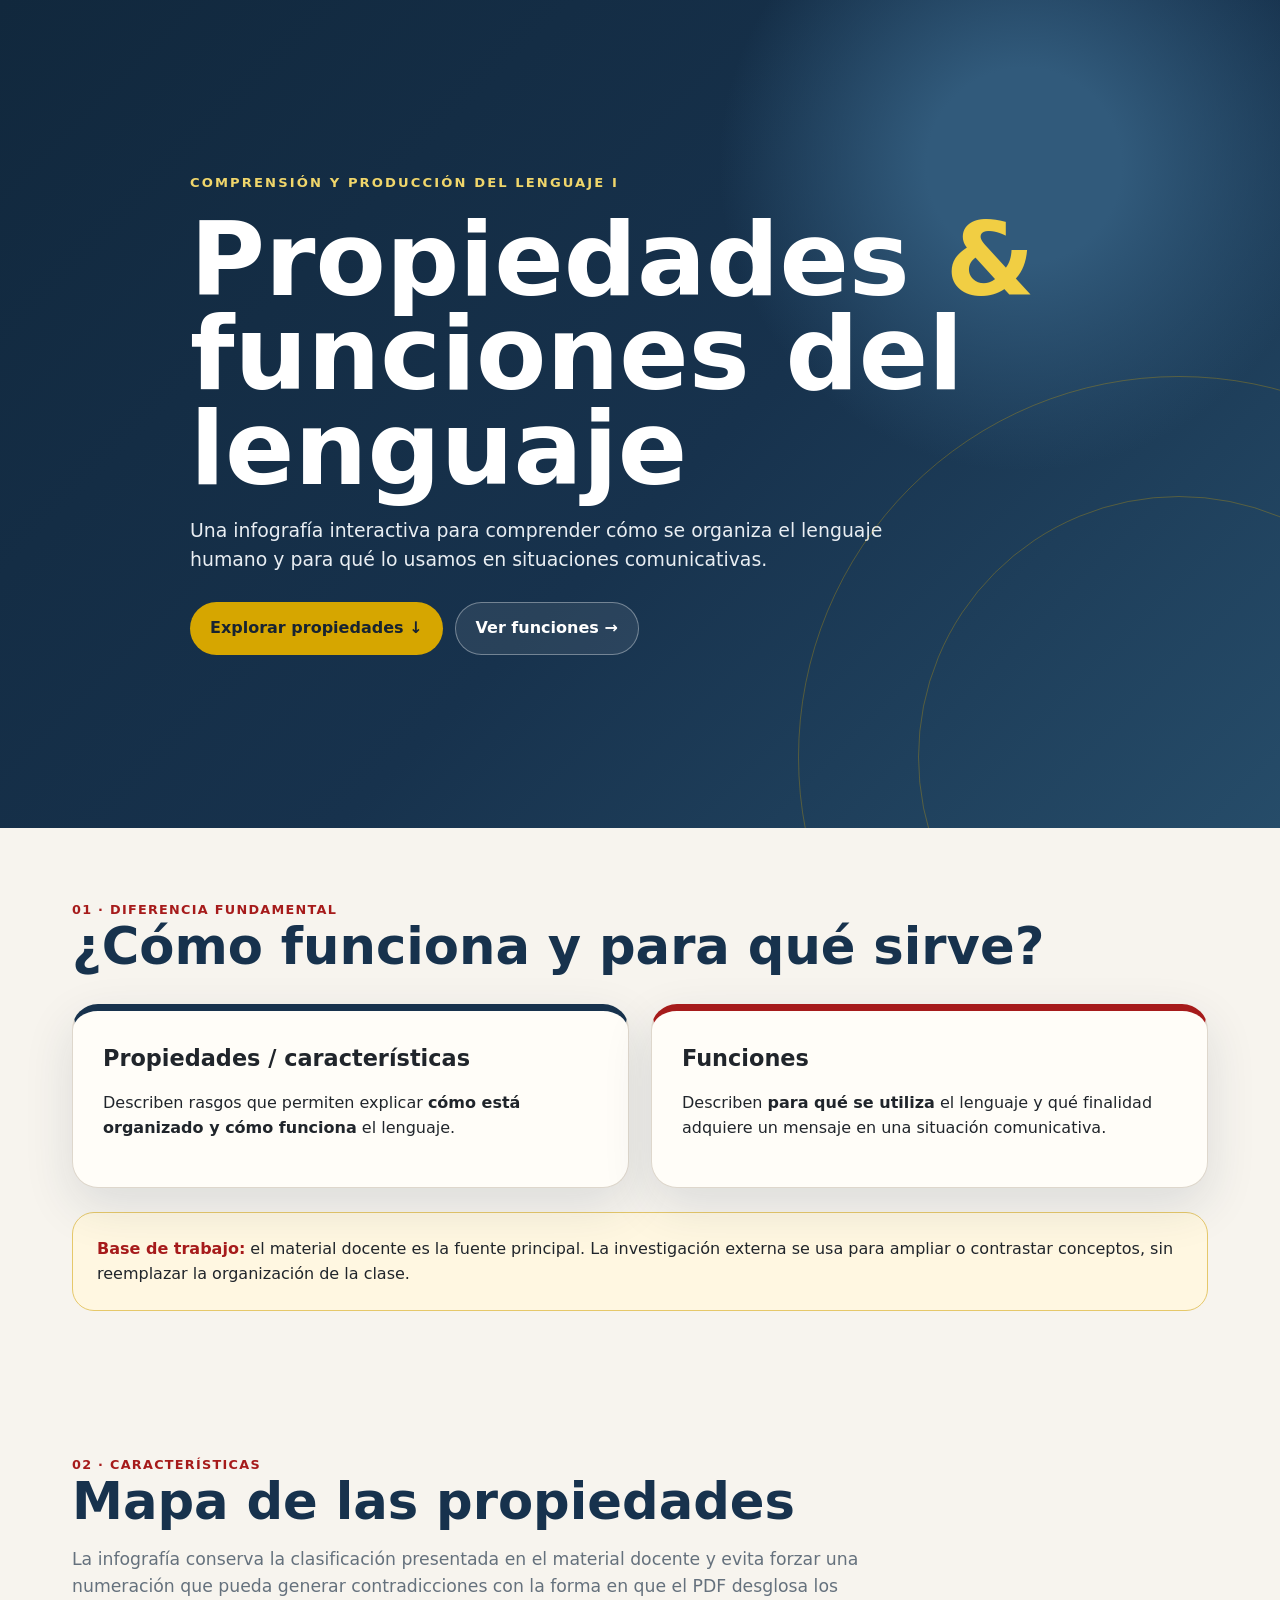
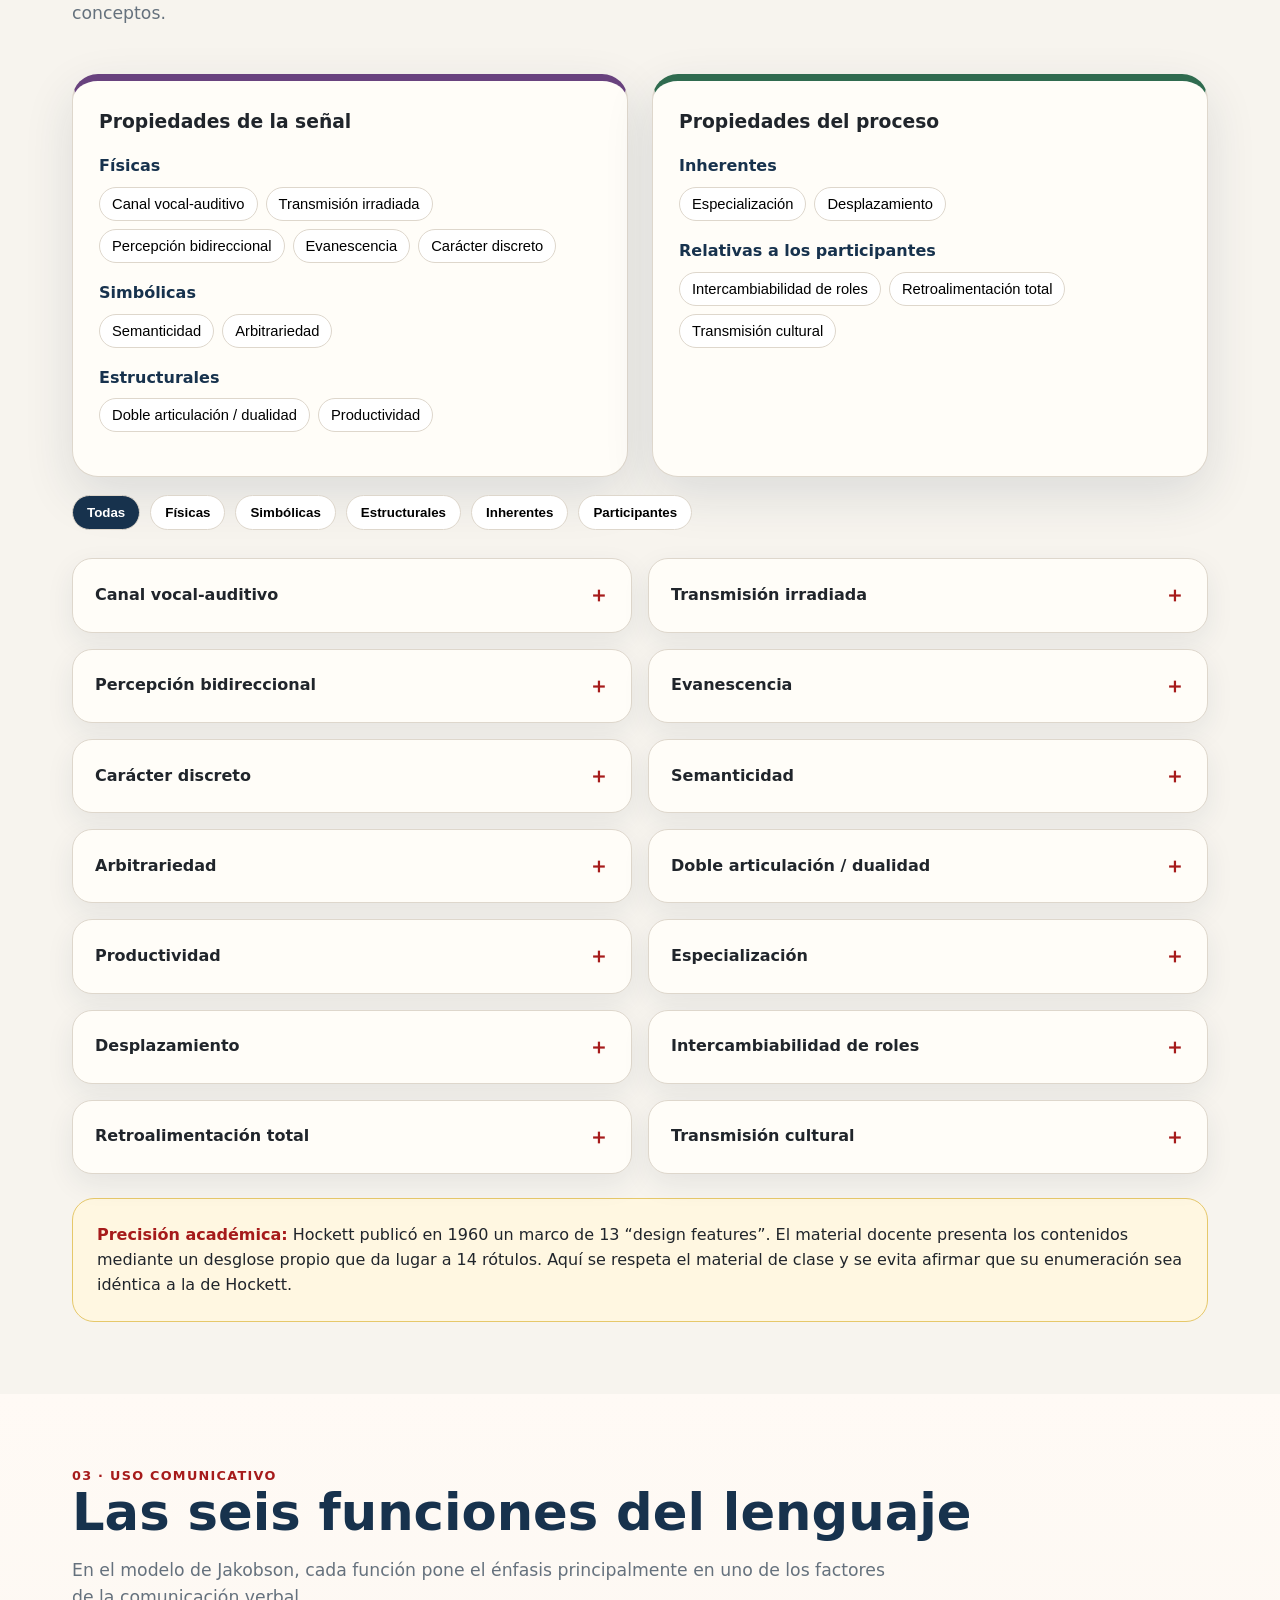
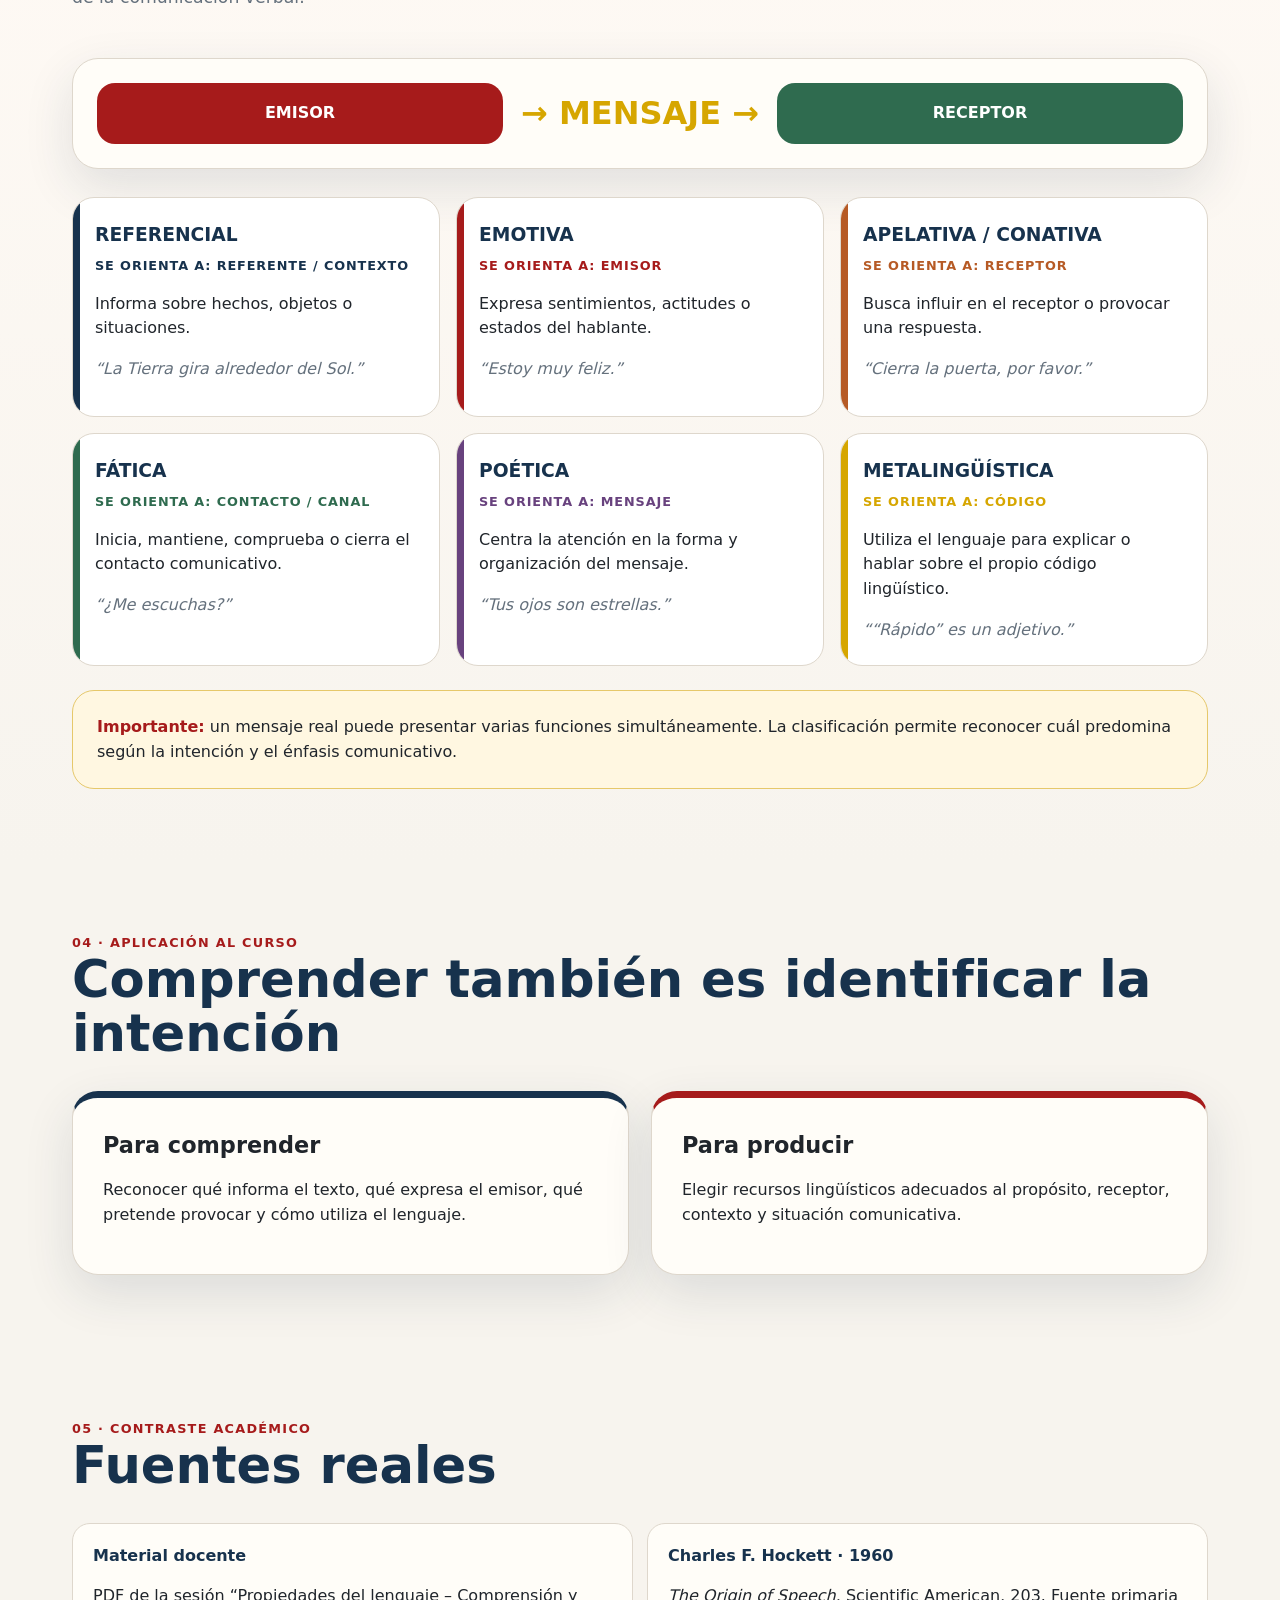
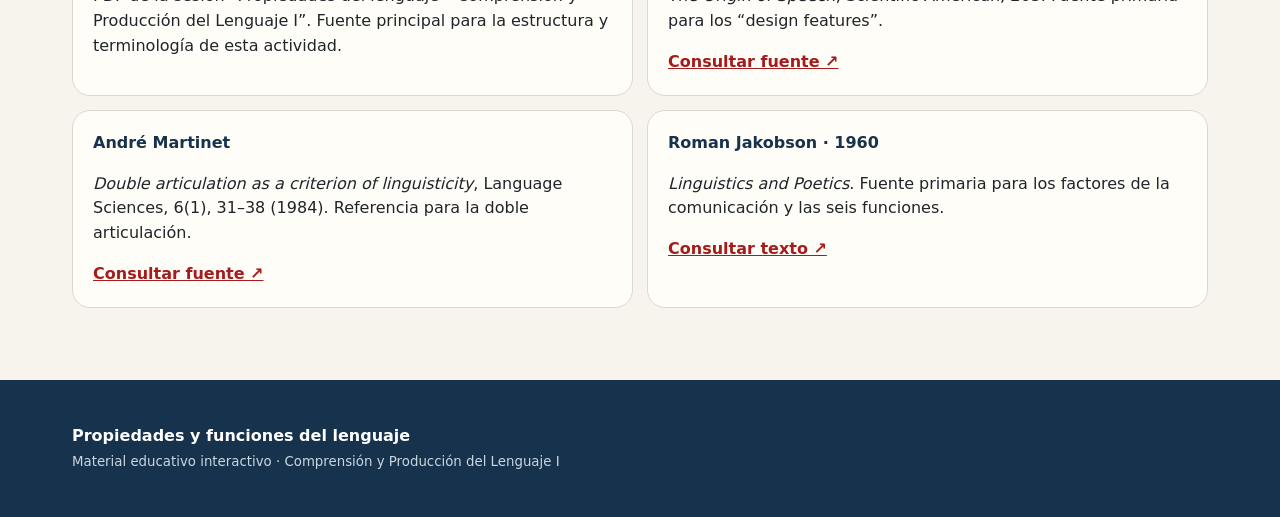
<file: lenguaje/index.html>
<!doctype html>
<html lang="es">
<head>
<meta charset="utf-8">
<meta name="viewport" content="width=device-width,initial-scale=1">
<meta name="description" content="Infografía interactiva sobre las propiedades y funciones del lenguaje. Comprensión y Producción del Lenguaje I.">
<title>Propiedades y funciones del lenguaje</title>
<style>
:root{--navy:#17324d;--red:#a61b1b;--gold:#d6a600;--green:#2f6b4f;--purple:#68427e;--orange:#b65a25;--paper:#f7f4ee;--ink:#20252b;--muted:#65717d;--card:#fffdf8;--line:#ded7cc;--shadow:0 18px 50px rgba(23,50,77,.12)}
*{box-sizing:border-box}html{scroll-behavior:smooth}body{margin:0;background:var(--paper);color:var(--ink);font-family:Inter,system-ui,-apple-system,Segoe UI,Roboto,Arial,sans-serif;line-height:1.55}.wrap{max-width:1180px;margin:auto;padding:0 22px}
.hero{min-height:92vh;display:grid;place-items:center;position:relative;overflow:hidden;background:radial-gradient(circle at 80% 20%,#315a7b 0 8%,transparent 25%),linear-gradient(135deg,#11283d,#17324d 55%,#264c69);color:#fff}.hero:before,.hero:after{content:"";position:absolute;border:1px solid rgba(214,166,0,.3);border-radius:50%;width:520px;height:520px;right:-160px;bottom:-190px}.hero:after{width:760px;height:760px;right:-280px;bottom:-310px}.eyebrow{letter-spacing:.16em;text-transform:uppercase;color:#f0d66b;font-weight:800;font-size:.82rem}.hero h1{font-size:clamp(3rem,8vw,6.8rem);line-height:.92;max-width:900px;margin:20px 0}.hero h1 span{color:#f1ce43}.hero p{max-width:760px;font-size:1.18rem;color:#e9eef3}.hero .actions{display:flex;gap:12px;flex-wrap:wrap;margin-top:28px}.btn{display:inline-flex;align-items:center;gap:8px;border:0;border-radius:999px;padding:13px 20px;font-weight:800;text-decoration:none;cursor:pointer}.btn.primary{background:var(--gold);color:#172331}.btn.ghost{border:1px solid rgba(255,255,255,.35);color:#fff;background:rgba(255,255,255,.08)}
section{padding:72px 0}.section-title{display:flex;align-items:end;justify-content:space-between;gap:20px;margin-bottom:30px}.section-title h2{font-size:clamp(2rem,4vw,3.4rem);line-height:1.05;margin:0;color:var(--navy)}.kicker{color:var(--red);font-weight:900;text-transform:uppercase;letter-spacing:.1em;font-size:.8rem}.lead{max-width:820px;color:var(--muted);font-size:1.08rem}
.compare{display:grid;grid-template-columns:1fr 1fr;gap:22px}.compare .card{padding:30px;border-radius:26px;background:var(--card);box-shadow:var(--shadow);border:1px solid var(--line)}.compare .card:first-child{border-top:7px solid var(--navy)}.compare .card:last-child{border-top:7px solid var(--red)}.compare h3{font-size:1.4rem;margin:0 0 10px}
.map{display:grid;grid-template-columns:1fr 1fr;gap:24px}.panel{background:var(--card);border:1px solid var(--line);border-radius:26px;padding:26px;box-shadow:var(--shadow)}.panel.signal{border-top:7px solid var(--purple)}.panel.process{border-top:7px solid var(--green)}.panel h3{margin:0 0 18px}.group{margin:18px 0}.group strong{display:block;margin-bottom:8px;color:var(--navy)}.chips{display:flex;flex-wrap:wrap;gap:8px}.chip{border:1px solid var(--line);background:#fff;padding:8px 12px;border-radius:999px;font-size:.92rem;cursor:pointer;transition:.2s}.chip:hover{transform:translateY(-2px);box-shadow:0 8px 20px rgba(0,0,0,.08)}
.toolbar{display:flex;gap:10px;flex-wrap:wrap;margin:18px 0 28px}.filter{border:1px solid var(--line);background:#fff;border-radius:999px;padding:9px 14px;font-weight:800;cursor:pointer}.filter.active{background:var(--navy);color:#fff}.cards{display:grid;grid-template-columns:repeat(2,1fr);gap:16px}.prop{background:var(--card);border:1px solid var(--line);border-radius:20px;overflow:hidden;box-shadow:0 10px 28px rgba(23,50,77,.08)}.prop summary{list-style:none;cursor:pointer;padding:20px 22px;display:flex;align-items:center;justify-content:space-between;gap:15px;font-weight:900}.prop summary::-webkit-details-marker{display:none}.prop summary:after{content:'＋';font-size:1.3rem;color:var(--red)}.prop[open] summary:after{content:'−'}.prop .body{padding:0 22px 22px;border-top:1px solid var(--line)}.tag{display:inline-block;margin-top:17px;font-size:.75rem;text-transform:uppercase;letter-spacing:.08em;font-weight:900;color:var(--purple)}.example{margin-top:14px;padding:14px 16px;border-radius:14px;background:#f2eee7;border-left:4px solid var(--gold)}
.functions{background:linear-gradient(180deg,#fffaf5,#f7f4ee)}.model{display:grid;grid-template-columns:1fr auto 1fr;align-items:center;gap:18px;background:var(--card);border:1px solid var(--line);padding:24px;border-radius:26px;box-shadow:var(--shadow);margin-bottom:28px}.node{padding:18px;border-radius:18px;text-align:center;font-weight:900;color:#fff}.node.em{background:var(--red)}.node.msg{background:var(--purple)}.node.rec{background:var(--green)}.arrow{font-size:2rem;color:var(--gold);font-weight:900}.function-grid{display:grid;grid-template-columns:repeat(3,1fr);gap:16px}.fn{background:#fff;border:1px solid var(--line);border-radius:22px;padding:22px;min-height:220px;position:relative;overflow:hidden}.fn:before{content:"";position:absolute;inset:0 auto 0 0;width:7px;background:var(--c)}.fn h3{margin:0;color:var(--navy)}.fn .focus{font-size:.8rem;font-weight:900;color:var(--c);text-transform:uppercase;letter-spacing:.07em;margin:7px 0}.fn q{display:block;margin-top:15px;font-style:italic;color:var(--muted)}
.note{padding:24px;border-radius:22px;background:#fff7e1;border:1px solid #e6c86a;margin-top:24px}.note strong{color:var(--red)}.sources{display:grid;grid-template-columns:1fr 1fr;gap:14px}.source{background:var(--card);border:1px solid var(--line);border-radius:18px;padding:20px}.source h3{font-size:1rem;margin:0 0 7px;color:var(--navy)}.source a{color:var(--red);font-weight:800}.footer{background:var(--navy);color:#fff;padding:44px 0}.footer small{color:#cbd6df}
@media(max-width:820px){.compare,.map,.cards,.sources{grid-template-columns:1fr}.function-grid{grid-template-columns:1fr}.model{grid-template-columns:1fr}.arrow{transform:rotate(90deg);text-align:center}.hero{min-height:80vh}.hero h1{font-size:clamp(3rem,15vw,5rem)}}
</style>
</head>
<body>
<header class="hero" id="inicio"><div class="wrap"><div class="eyebrow">Comprensión y Producción del Lenguaje I</div><h1>Propiedades <span>&</span><br>funciones del lenguaje</h1><p>Una infografía interactiva para comprender cómo se organiza el lenguaje humano y para qué lo usamos en situaciones comunicativas.</p><div class="actions"><a class="btn primary" href="#propiedades">Explorar propiedades ↓</a><a class="btn ghost" href="#funciones">Ver funciones →</a></div></div></header>
<main>
<section><div class="wrap"><div class="section-title"><div><div class="kicker">01 · Diferencia fundamental</div><h2>¿Cómo funciona y para qué sirve?</h2></div></div><div class="compare"><article class="card"><h3>Propiedades / características</h3><p>Describen rasgos que permiten explicar <strong>cómo está organizado y cómo funciona</strong> el lenguaje.</p></article><article class="card"><h3>Funciones</h3><p>Describen <strong>para qué se utiliza</strong> el lenguaje y qué finalidad adquiere un mensaje en una situación comunicativa.</p></article></div><div class="note"><strong>Base de trabajo:</strong> el material docente es la fuente principal. La investigación externa se usa para ampliar o contrastar conceptos, sin reemplazar la organización de la clase.</div></div></section>
<section id="propiedades"><div class="wrap"><div class="section-title"><div><div class="kicker">02 · Características</div><h2>Mapa de las propiedades</h2><p class="lead">La infografía conserva la clasificación presentada en el material docente y evita forzar una numeración que pueda generar contradicciones con la forma en que el PDF desglosa los conceptos.</p></div></div><div class="map"><article class="panel signal"><h3>Propiedades de la señal</h3><div class="group"><strong>Físicas</strong><div class="chips"><button class="chip" data-open="canal">Canal vocal-auditivo</button><button class="chip" data-open="irradiada">Transmisión irradiada</button><button class="chip" data-open="bidireccional">Percepción bidireccional</button><button class="chip" data-open="evanescencia">Evanescencia</button><button class="chip" data-open="discreto">Carácter discreto</button></div></div><div class="group"><strong>Simbólicas</strong><div class="chips"><button class="chip" data-open="semanticidad">Semanticidad</button><button class="chip" data-open="arbitrariedad">Arbitrariedad</button></div></div><div class="group"><strong>Estructurales</strong><div class="chips"><button class="chip" data-open="dualidad">Doble articulación / dualidad</button><button class="chip" data-open="productividad">Productividad</button></div></div></article><article class="panel process"><h3>Propiedades del proceso</h3><div class="group"><strong>Inherentes</strong><div class="chips"><button class="chip" data-open="especializacion">Especialización</button><button class="chip" data-open="desplazamiento">Desplazamiento</button></div></div><div class="group"><strong>Relativas a los participantes</strong><div class="chips"><button class="chip" data-open="roles">Intercambiabilidad de roles</button><button class="chip" data-open="retro">Retroalimentación total</button><button class="chip" data-open="cultural">Transmisión cultural</button></div></div></article></div>
<div class="toolbar"><button class="filter active" data-filter="all">Todas</button><button class="filter" data-filter="fisicas">Físicas</button><button class="filter" data-filter="simbolicas">Simbólicas</button><button class="filter" data-filter="estructurales">Estructurales</button><button class="filter" data-filter="inherentes">Inherentes</button><button class="filter" data-filter="participantes">Participantes</button></div>
<div class="cards" id="propertyCards"></div>
<div class="note"><strong>Precisión académica:</strong> Hockett publicó en 1960 un marco de 13 “design features”. El material docente presenta los contenidos mediante un desglose propio que da lugar a 14 rótulos. Aquí se respeta el material de clase y se evita afirmar que su enumeración sea idéntica a la de Hockett.</div>
</div></section>
<section id="funciones" class="functions"><div class="wrap"><div class="section-title"><div><div class="kicker">03 · Uso comunicativo</div><h2>Las seis funciones del lenguaje</h2><p class="lead">En el modelo de Jakobson, cada función pone el énfasis principalmente en uno de los factores de la comunicación verbal.</p></div></div><div class="model"><div class="node em">EMISOR</div><div class="arrow">→ MENSAJE →</div><div class="node rec">RECEPTOR</div></div><div class="function-grid" id="functionGrid"></div><div class="note"><strong>Importante:</strong> un mensaje real puede presentar varias funciones simultáneamente. La clasificación permite reconocer cuál predomina según la intención y el énfasis comunicativo.</div></div></section>
<section><div class="wrap"><div class="section-title"><div><div class="kicker">04 · Aplicación al curso</div><h2>Comprender también es identificar la intención</h2></div></div><div class="compare"><article class="card"><h3>Para comprender</h3><p>Reconocer qué informa el texto, qué expresa el emisor, qué pretende provocar y cómo utiliza el lenguaje.</p></article><article class="card"><h3>Para producir</h3><p>Elegir recursos lingüísticos adecuados al propósito, receptor, contexto y situación comunicativa.</p></article></div></div></section>
<section><div class="wrap"><div class="section-title"><div><div class="kicker">05 · Contraste académico</div><h2>Fuentes reales</h2></div></div><div class="sources"><article class="source"><h3>Material docente</h3><p>PDF de la sesión “Propiedades del lenguaje – Comprensión y Producción del Lenguaje I”. Fuente principal para la estructura y terminología de esta actividad.</p></article><article class="source"><h3>Charles F. Hockett · 1960</h3><p><em>The Origin of Speech</em>, Scientific American, 203. Fuente primaria para los “design features”.</p><a href="https://www.scientificamerican.com/article/the-origin-of-speech/" target="_blank" rel="noopener">Consultar fuente ↗</a></article><article class="source"><h3>André Martinet</h3><p><em>Double articulation as a criterion of linguisticity</em>, Language Sciences, 6(1), 31–38 (1984). Referencia para la doble articulación.</p><a href="https://doi.org/10.1016/S0388-0001(84)80003-0" target="_blank" rel="noopener">Consultar fuente ↗</a></article><article class="source"><h3>Roman Jakobson · 1960</h3><p><em>Linguistics and Poetics</em>. Fuente primaria para los factores de la comunicación y las seis funciones.</p><a href="https://web.english.upenn.edu/~cavitch/pdf-library/Jakobson_Linguistics_and_Poetics.pdf" target="_blank" rel="noopener">Consultar texto ↗</a></article></div></div></section>
</main>
<footer class="footer"><div class="wrap"><strong>Propiedades y funciones del lenguaje</strong><br><small>Material educativo interactivo · Comprensión y Producción del Lenguaje I</small></div></footer>
<script>
const properties=[
['canal','Canal vocal-auditivo','fisicas','La comunicación oral utiliza una señal sonora producida mediante los órganos del habla y percibida auditivamente.','🗣️ → ))) → 👂'],
['irradiada','Transmisión irradiada','fisicas','La señal sonora se propaga por el espacio y el receptor puede reconocer la procedencia del sonido.',')))  ← 🗣️ → )))'],
['bidireccional','Percepción bidireccional','fisicas','En la interacción oral, los participantes pueden producir y percibir señales y alternar su participación comunicativa.','👤 ⇄ 👤'],
['evanescencia','Evanescencia','fisicas','La señal hablada desaparece después de emitirse; debe ser captada en el momento de la producción.','PALABRA → aparece → desaparece'],
['discreto','Carácter discreto','fisicas','Las unidades lingüísticas funcionan como categorías diferenciadas; el material lo ejemplifica con contrastes como PATO / GATO.','PATO ≠ GATO'],
['semanticidad','Semanticidad','simbolicas','Las señales lingüísticas se asocian sistemáticamente con significados o contenidos.','FORMA → SIGNIFICADO'],
['arbitrariedad','Arbitrariedad','simbolicas','No existe una relación natural necesaria entre la forma lingüística y aquello que representa.','perro / dog / chien'],
['dualidad','Doble articulación / dualidad','estructurales','El lenguaje combina unidades significativas y unidades distintivas sin significado propio, favoreciendo una gran capacidad combinatoria.','morfemas ↔ fonemas'],
['productividad','Productividad','estructurales','Con un repertorio limitado de unidades y reglas podemos crear y comprender una cantidad potencialmente ilimitada de mensajes.','Yo estudio → Yo estudio Psicología → …'],
['especializacion','Especialización','inherentes','La señal lingüística cumple una función comunicativa específica dentro del sistema de comunicación.','SEÑAL → MENSAJE'],
['desplazamiento','Desplazamiento','inherentes','Podemos hablar de hechos pasados, futuros, ausentes, hipotéticos o imaginarios.','AYER ← HOY → MAÑANA'],
['roles','Intercambiabilidad de roles','participantes','Los participantes pueden alternar entre producir y recibir mensajes.','EMISOR ⇄ RECEPTOR'],
['retro','Retroalimentación total','participantes','El hablante puede percibir su propia producción y ajustarla, corregirla o aclararla.','HABLO → ESCUCHO → AJUSTO'],
['cultural','Transmisión cultural','participantes','La lengua se aprende y desarrolla dentro de una comunidad lingüística; su transmisión depende de la interacción social.','COMUNIDAD → APRENDIZAJE → LENGUA']
];
const funcs=[
['REFERENCIAL','Referente / contexto','Informa sobre hechos, objetos o situaciones.','La Tierra gira alrededor del Sol.','#17324d'],
['EMOTIVA','Emisor','Expresa sentimientos, actitudes o estados del hablante.','Estoy muy feliz.','#a61b1b'],
['APELATIVA / CONATIVA','Receptor','Busca influir en el receptor o provocar una respuesta.','Cierra la puerta, por favor.','#b65a25'],
['FÁTICA','Contacto / canal','Inicia, mantiene, comprueba o cierra el contacto comunicativo.','¿Me escuchas?','#2f6b4f'],
['POÉTICA','Mensaje','Centra la atención en la forma y organización del mensaje.','Tus ojos son estrellas.','#68427e'],
['METALINGÜÍSTICA','Código','Utiliza el lenguaje para explicar o hablar sobre el propio código lingüístico.','“Rápido” es un adjetivo.','#d6a600']
];
const pc=document.getElementById('propertyCards');
function render(filter='all'){pc.innerHTML=properties.filter(p=>filter==='all'||p[2]===filter).map(p=>`<details class="prop" id="${p[0]}"><summary>${p[1]}</summary><div class="body"><span class="tag">${p[2]}</span><p>${p[3]}</p><div class="example"><strong>Ejemplo visual:</strong> ${p[4]}</div></div></details>`).join('')}
render();
document.querySelectorAll('.filter').forEach(b=>b.addEventListener('click',()=>{document.querySelectorAll('.filter').forEach(x=>x.classList.remove('active'));b.classList.add('active');render(b.dataset.filter)}));
document.querySelectorAll('[data-open]').forEach(b=>b.addEventListener('click',()=>{const el=document.getElementById(b.dataset.open);el.open=true;el.scrollIntoView({behavior:'smooth',block:'center'})}));
document.getElementById('functionGrid').innerHTML=funcs.map(f=>`<article class="fn" style="--c:${f[4]}"><h3>${f[0]}</h3><div class="focus">Se orienta a: ${f[1]}</div><p>${f[2]}</p><q>${f[3]}</q></article>`).join('');
</script>
</body>
</html>
</file>
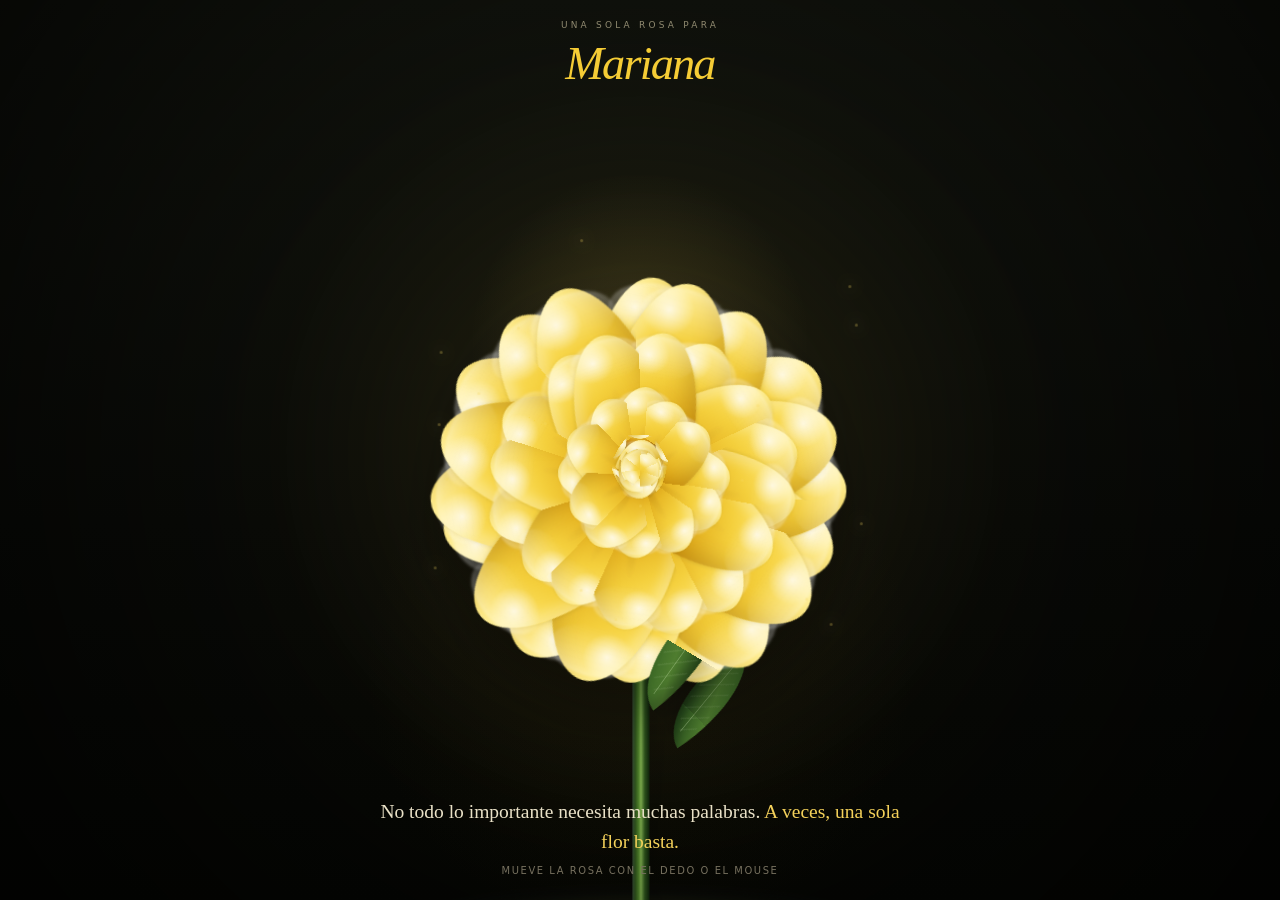
<file: mariana/index.html>
<!doctype html>
<html lang="es">
<head>
<meta charset="utf-8">
<meta name="viewport" content="width=device-width,initial-scale=1,viewport-fit=cover">
<meta name="theme-color" content="#070804">
<title>Para Mariana</title>
<style>
*{box-sizing:border-box}html,body{margin:0;width:100%;height:100%}body{overflow:hidden;background:#070804;color:#fff;font-family:Inter,system-ui,-apple-system,Segoe UI,sans-serif}
:root{--rx:-6deg;--ry:0deg;--mx:50%;--my:38%}
.stage{position:relative;width:100%;height:100%;display:grid;place-items:center;perspective:1500px;overflow:hidden;background:
radial-gradient(circle at var(--mx) var(--my),rgba(255,217,92,.15),transparent 20%),
radial-gradient(circle at 50% 74%,rgba(112,88,16,.09),transparent 30%),
linear-gradient(180deg,#11130d 0%,#090a07 58%,#050603 100%)}
.stage:after{content:"";position:absolute;inset:0;pointer-events:none;background:radial-gradient(circle at center,transparent 45%,rgba(0,0,0,.58) 100%)}
.halo{position:absolute;width:min(46vw,520px);aspect-ratio:1;border-radius:50%;background:#f2cf43;filter:blur(105px);opacity:.08}
.title{position:absolute;z-index:30;top:max(20px,env(safe-area-inset-top));left:50%;transform:translateX(-50%);text-align:center;pointer-events:none}
.title small{display:block;color:#8f896f;letter-spacing:.36em;text-transform:uppercase;font-size:.56rem;margin-bottom:7px}
.title h1{margin:0;font-family:Georgia,serif;font-weight:400;font-size:clamp(1.65rem,4vw,2.9rem);letter-spacing:-.04em;color:#fff8de}
.title em{color:#f5cc35;font-weight:400}
.scene{position:relative;width:min(90vw,560px);height:min(78vh,700px);transform-style:preserve-3d;transform:rotateX(var(--rx)) rotateY(var(--ry));transition:transform .12s ease-out;will-change:transform;cursor:grab;animation:breathe 6.5s ease-in-out infinite}
.scene:active{cursor:grabbing}
.roseWrap{position:absolute;left:50%;top:47%;width:1px;height:1px;transform-style:preserve-3d}
.rose{position:absolute;width:320px;height:320px;margin:-160px;transform-style:preserve-3d;filter:drop-shadow(0 30px 30px rgba(0,0,0,.35));animation:bloom 1.4s cubic-bezier(.16,1,.3,1) both}
.core{position:absolute;left:50%;top:50%;width:1px;height:1px;transform-style:preserve-3d}
.petal{position:absolute;left:50%;top:50%;width:var(--pw);height:var(--ph);margin-left:calc(var(--pw)/-2);margin-top:calc(var(--ph)/-2);transform-origin:50% 88%;border-radius:51% 49% 47% 53% / 78% 76% 24% 22%;transform-style:preserve-3d;
background:
radial-gradient(circle at 36% 18%,rgba(255,255,255,.76),transparent 16%),
linear-gradient(150deg,#fff6a3 0%,#ffe76b 16%,#f4cf3c 40%,#dfa817 72%,#a96708 100%);
box-shadow:
inset 8px 4px 12px rgba(255,255,255,.26),
inset -12px -18px 22px rgba(98,53,0,.22),
0 2px 5px rgba(0,0,0,.14);
transform:rotateZ(var(--a)) rotateX(var(--curl)) rotateY(var(--yaw)) translateY(var(--r)) translateZ(var(--depth)) scale(var(--ps))}
.petal:before{content:"";position:absolute;left:12%;right:12%;top:3%;height:32%;border-radius:50%;background:linear-gradient(180deg,rgba(255,255,255,.32),transparent);filter:blur(.8px)}
.petal:after{content:"";position:absolute;left:45%;bottom:4%;width:10%;height:56%;border-radius:50%;background:linear-gradient(180deg,transparent,rgba(90,49,0,.14));filter:blur(1px)}
.center{position:absolute;left:50%;top:50%;width:52px;height:52px;margin:-26px;border-radius:50%;background:radial-gradient(circle at 46% 40%,#fff681 0 10%,#f0c52d 23%,#c98b10 46%,#765000 75%,#3b2500 100%);transform:translateZ(56px);box-shadow:0 0 28px rgba(255,211,56,.34)}
.stem{position:absolute;left:50%;top:50%;width:18px;height:390px;margin-left:-9px;transform:translate3d(0,135px,-44px) rotateX(5deg);border-radius:10px;background:linear-gradient(90deg,#10280d,#4d7d2a 36%,#79a74b 50%,#2c511b 72%,#0e210a);box-shadow:inset 2px 0 2px rgba(255,255,255,.12),8px 18px 24px rgba(0,0,0,.22)}
.leaf{position:absolute;left:50%;top:50%;width:125px;height:58px;border-radius:100% 0 100% 0;transform-style:preserve-3d;background:
linear-gradient(155deg,rgba(255,255,255,.14),transparent 28%),
linear-gradient(145deg,#1d4818,#4f7d2f 44%,#173814 80%);
box-shadow:inset 0 -8px 11px rgba(0,0,0,.25),0 12px 20px rgba(0,0,0,.18)}
.leaf:before{content:"";position:absolute;inset:5px 10px;border-radius:inherit;background:repeating-linear-gradient(30deg,transparent 0 10px,rgba(225,243,200,.08) 11px 12px)}
.leaf:after{content:"";position:absolute;left:8px;right:10px;top:50%;height:1px;background:rgba(218,240,190,.3);transform:rotate(-17deg)}
.leaf.one{transform:translate3d(-18px,195px,0) rotateZ(-34deg) rotateY(18deg) rotateX(8deg)}
.leaf.two{transform:translate3d(8px,245px,-10px) rotateZ(152deg) rotateY(-22deg) rotateX(-6deg) scale(.92)}
.shadow{position:absolute;left:50%;top:83%;width:min(55vw,420px);height:110px;transform:translateX(-50%) rotateX(78deg) translateZ(-120px);border-radius:50%;background:radial-gradient(ellipse,rgba(25,27,16,.85),rgba(10,11,7,.45) 55%,transparent 76%);filter:blur(6px)}
.message{position:absolute;z-index:30;bottom:max(24px,env(safe-area-inset-bottom));left:50%;transform:translateX(-50%);width:min(90vw,520px);text-align:center;pointer-events:none}
.message p{margin:0;font-family:Georgia,serif;font-size:clamp(1rem,2.6vw,1.22rem);line-height:1.55;color:#e9e1c7}
.message strong{font-weight:400;color:#f4d15a}
.message span{display:block;margin-top:8px;color:#77715f;font-size:.62rem;letter-spacing:.16em;text-transform:uppercase}
.spark{position:absolute;width:3px;height:3px;border-radius:50%;background:#f7d960;box-shadow:0 0 12px #ffd74d;animation:float var(--d) ease-in-out infinite alternate;opacity:.28}
@keyframes bloom{0%{opacity:0;transform:scale(.15) rotateZ(-8deg)}100%{opacity:1;transform:scale(1) rotateZ(0)}}
@keyframes breathe{50%{translate:0 -5px}}
@keyframes float{to{transform:translate3d(var(--dx),-55px,50px);opacity:.72}}
@media(max-width:650px){.scene{transform:rotateX(calc(var(--rx) + 2deg)) rotateY(var(--ry)) scale(.82);height:72vh}.message{bottom:14px}.title{top:14px}}
@media(prefers-reduced-motion:reduce){.scene,.spark,.rose{animation:none!important}.scene{transition:none}}
</style>
</head>
<body>
<div class="stage" id="stage">
  <div class="halo"></div>
  <div class="title"><small>una sola rosa para</small><h1><em>Mariana</em></h1></div>
  <div class="shadow"></div>
  <div class="scene" id="scene">
    <div class="roseWrap">
      <div class="stem"></div>
      <div class="leaf one"></div>
      <div class="leaf two"></div>
      <div class="rose"><div class="core" id="core"><div class="center"></div></div></div>
    </div>
  </div>
  <div class="message">
    <p>No todo lo importante necesita muchas palabras. <strong>A veces, una sola flor basta.</strong></p>
    <span>mueve la rosa con el dedo o el mouse</span>
  </div>
</div>
<script>
const core=document.getElementById('core');
const scene=document.getElementById('scene');
function petal(styles){
  const p=document.createElement('div');p.className='petal';
  for(const [k,v] of Object.entries(styles)) p.style.setProperty(k,v);
  core.insertBefore(p,core.firstChild);
}
const rings=[
  {n:6,r:5,w:52,h:86,c:-64,d:48,s:.62},
  {n:9,r:14,w:66,h:104,c:-50,d:38,s:.74},
  {n:12,r:28,w:80,h:122,c:-36,d:25,s:.86},
  {n:16,r:46,w:94,h:140,c:-22,d:12,s:.98},
  {n:20,r:64,w:108,h:154,c:-10,d:-2,s:1.08}
];
rings.forEach((ring,ri)=>{
  const offset=(ri%2)*9;
  for(let i=0;i<ring.n;i++){
    petal({
      '--a':((360/ring.n)*i+offset+(Math.random()-.5)*8)+'deg',
      '--r':(-ring.r)+'px','--depth':ring.d+'px',
      '--curl':(ring.c+(Math.random()-.5)*7)+'deg',
      '--yaw':((Math.random()-.5)*8)+'deg',
      '--pw':(ring.w*(.97+Math.random()*.05))+'px',
      '--ph':(ring.h*(.97+Math.random()*.07))+'px',
      '--ps':ring.s*(.98+Math.random()*.04)
    });
  }
});
for(let i=0;i<18;i++){
  const s=document.createElement('i');s.className='spark';
  s.style.left=(10+Math.random()*80)+'%';s.style.top=(18+Math.random()*60)+'%';
  s.style.setProperty('--d',(3+Math.random()*4)+'s');
  s.style.setProperty('--dx',((Math.random()-.5)*70)+'px');
  scene.appendChild(s);
}
let rx=-6,ry=0,drag=false,lastX=0,lastY=0;
function apply(){
  document.documentElement.style.setProperty('--rx',rx+'deg');
  document.documentElement.style.setProperty('--ry',ry+'deg');
  document.documentElement.style.setProperty('--mx',(50+ry*.8)+'%');
  document.documentElement.style.setProperty('--my',(38-rx*.35)+'%');
}
scene.addEventListener('pointerdown',e=>{drag=true;lastX=e.clientX;lastY=e.clientY;scene.setPointerCapture(e.pointerId)});
scene.addEventListener('pointermove',e=>{
  if(drag){
    ry+=(e.clientX-lastX)*.12;rx-=(e.clientY-lastY)*.08;
    ry=Math.max(-24,Math.min(24,ry));rx=Math.max(-16,Math.min(8,rx));
    lastX=e.clientX;lastY=e.clientY;apply();
  }else if(e.pointerType==='mouse'){
    const r=scene.getBoundingClientRect();
    ry=((e.clientX-r.left)/r.width-.5)*18;
    rx=-6-((e.clientY-r.top)/r.height-.5)*10;
    apply();
  }
});
scene.addEventListener('pointerup',e=>{drag=false;scene.releasePointerCapture(e.pointerId)});
scene.addEventListener('pointercancel',()=>drag=false);
scene.addEventListener('dblclick',()=>{rx=-6;ry=0;apply()});
</script>
</body>
</html>
</file>
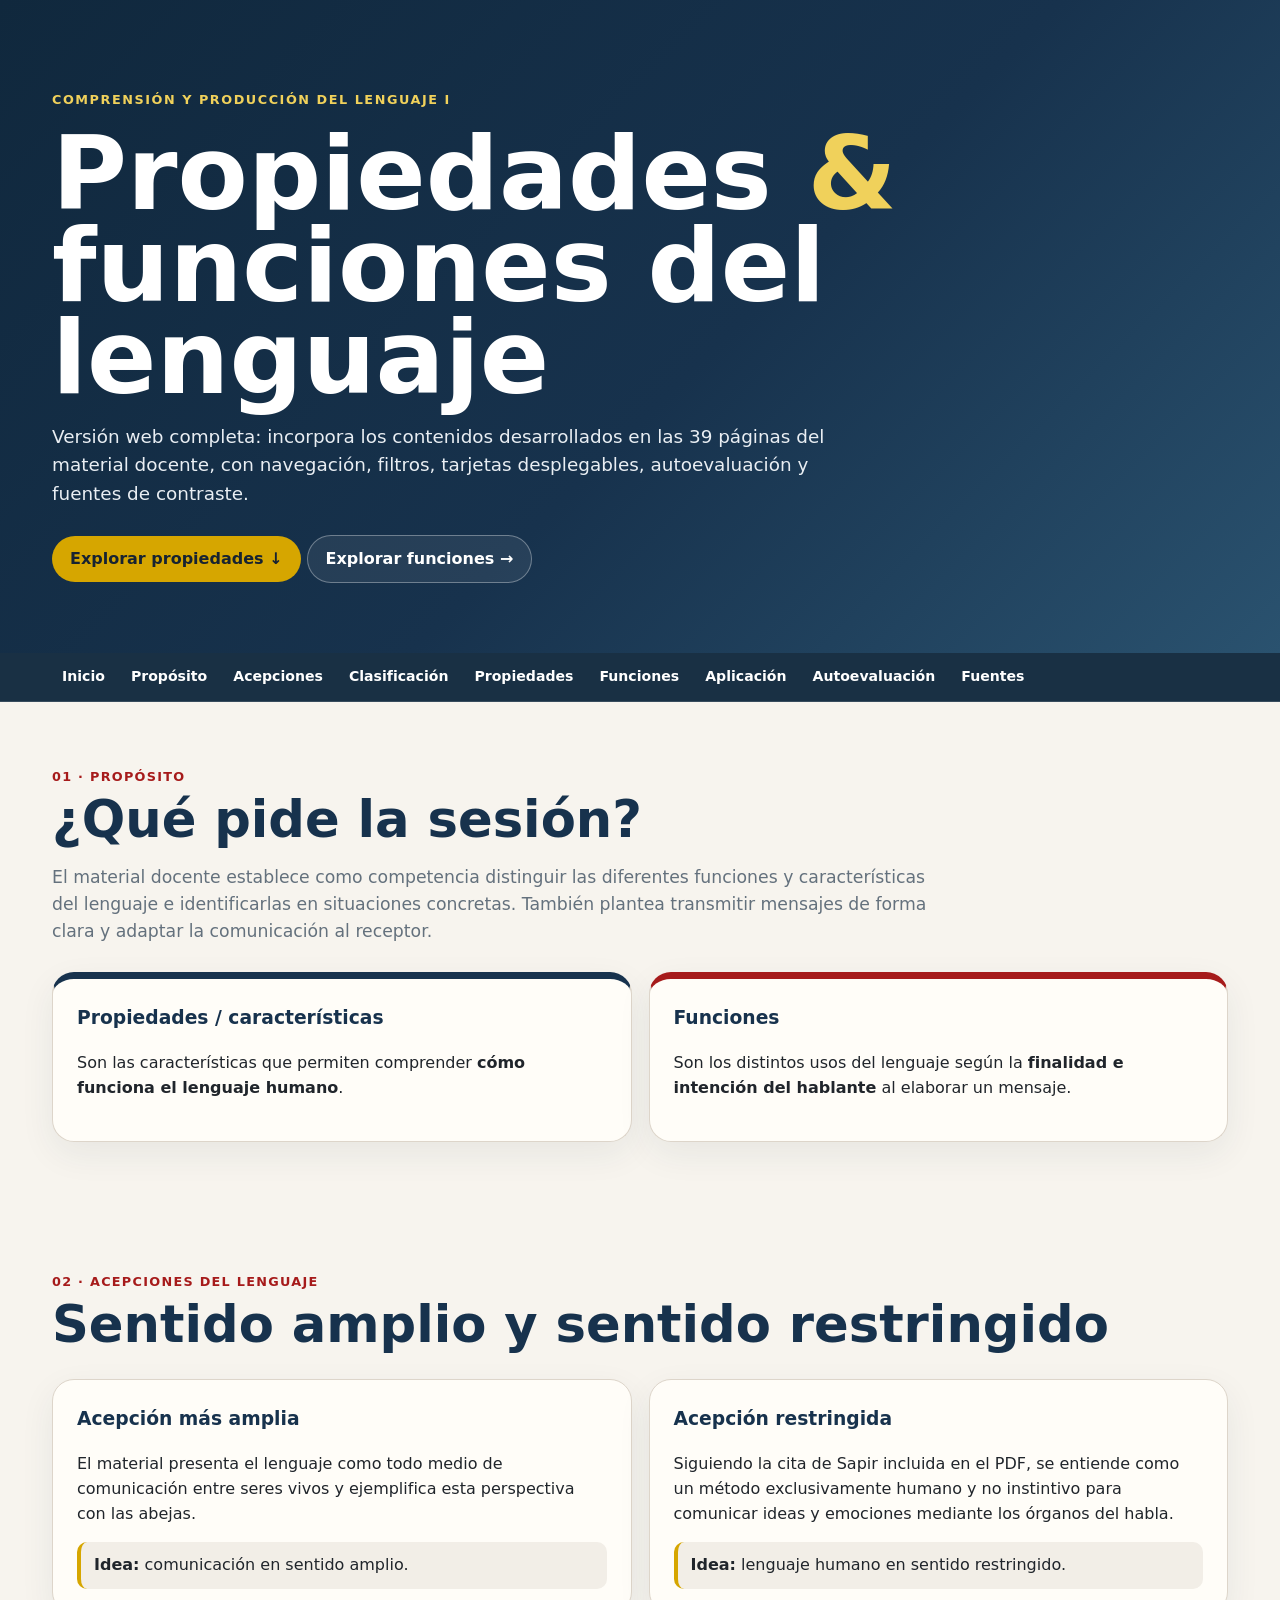
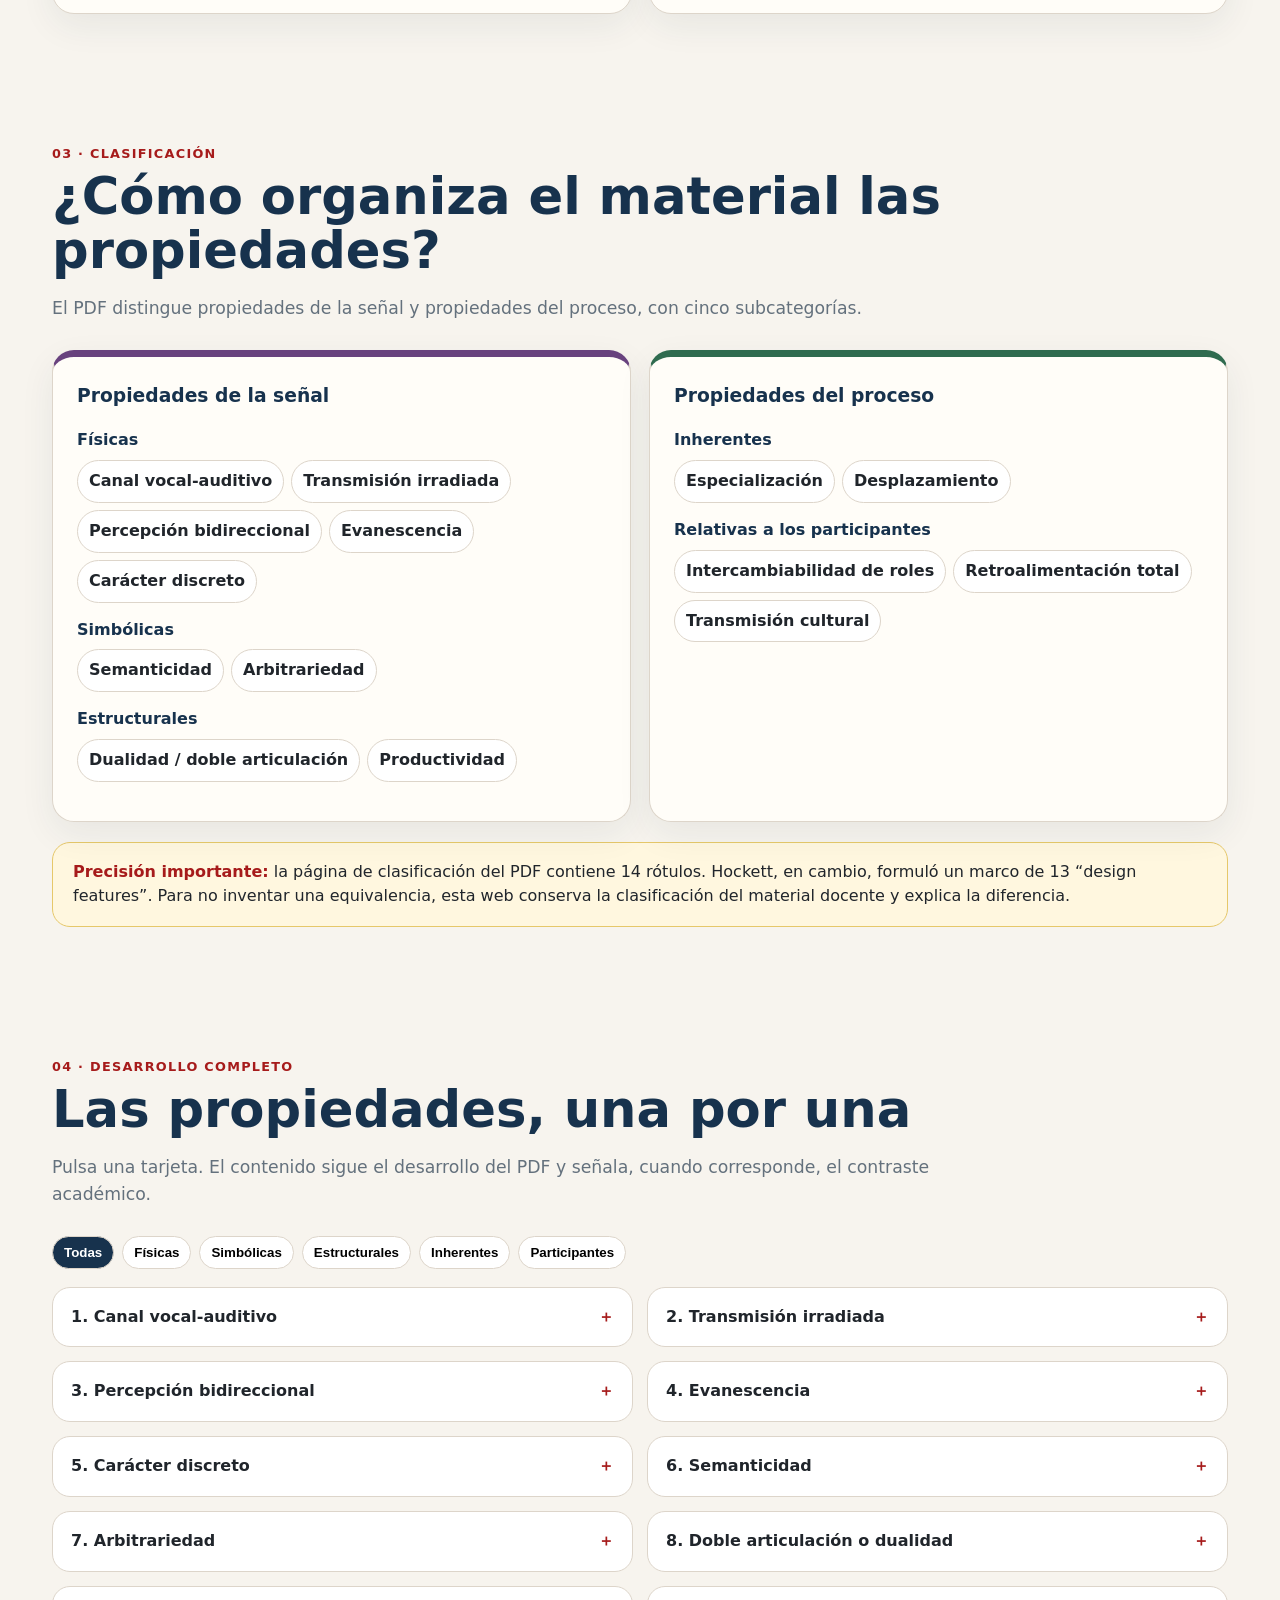
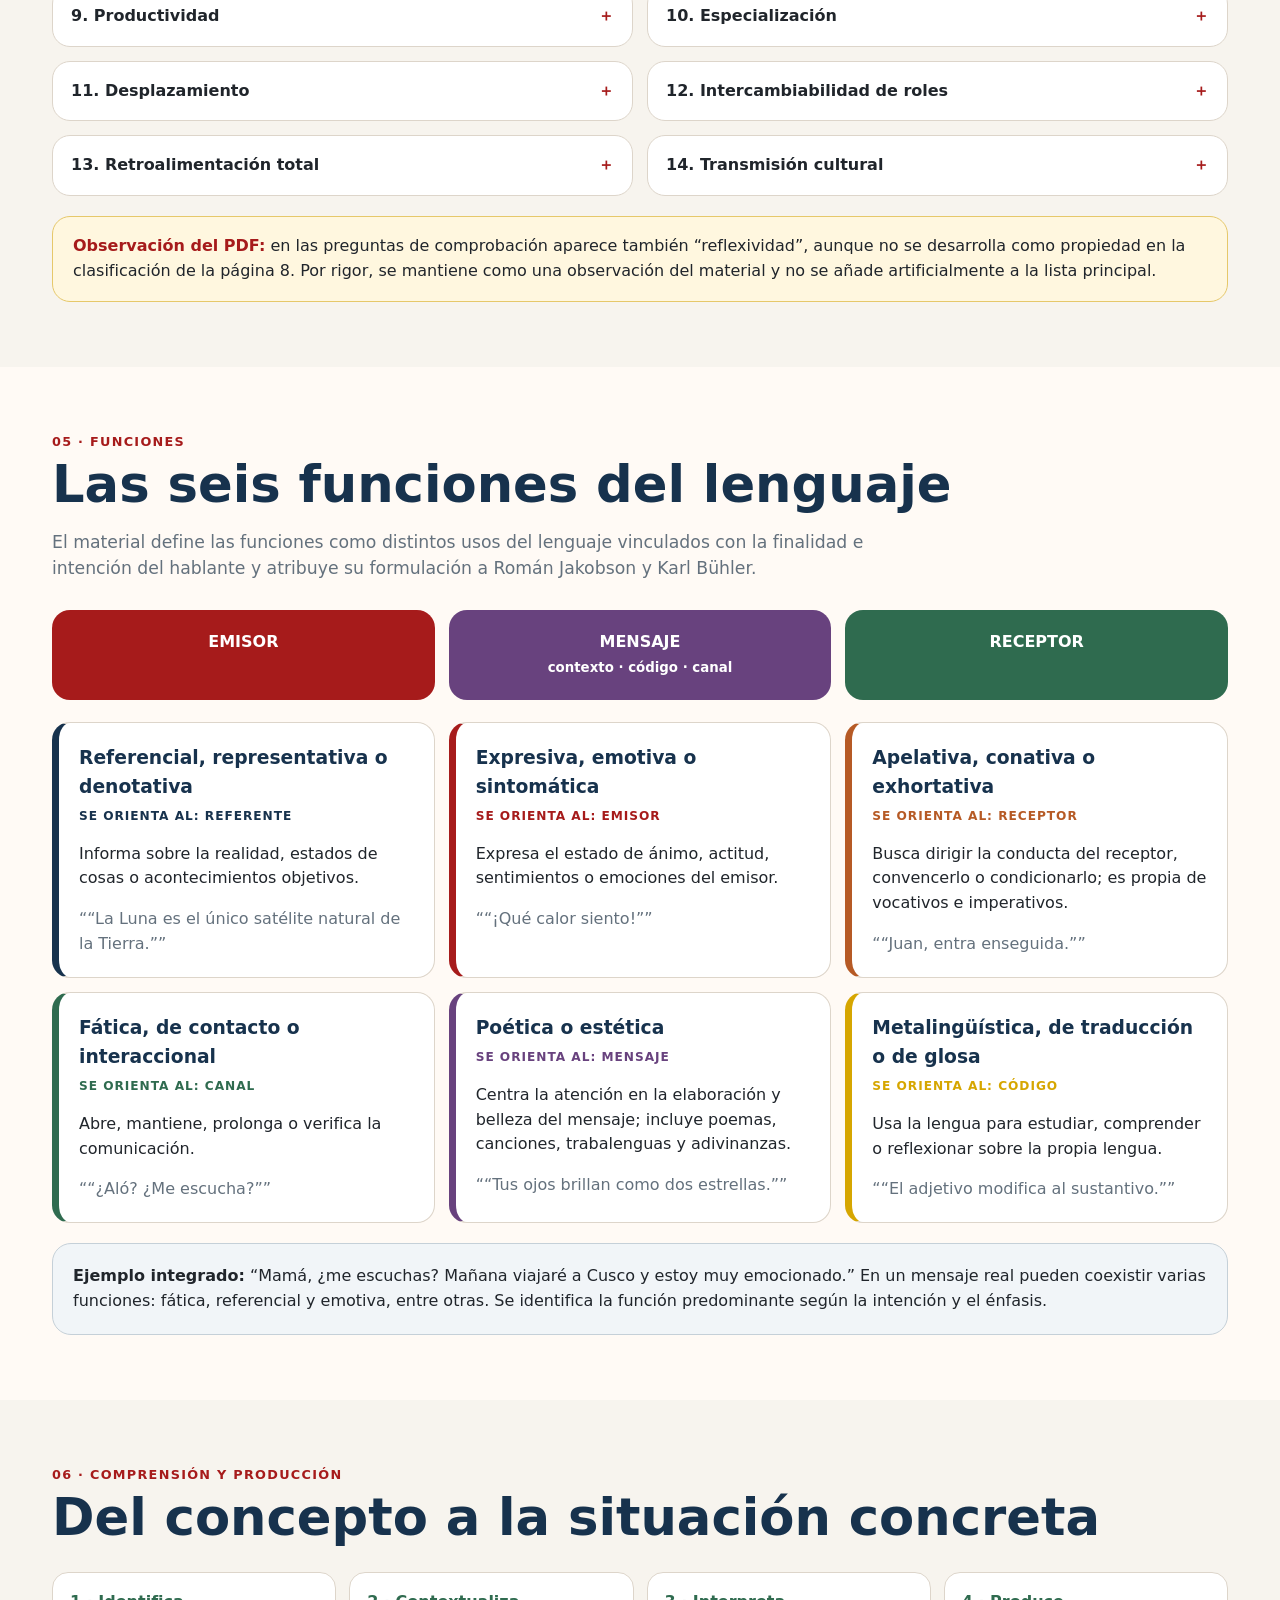
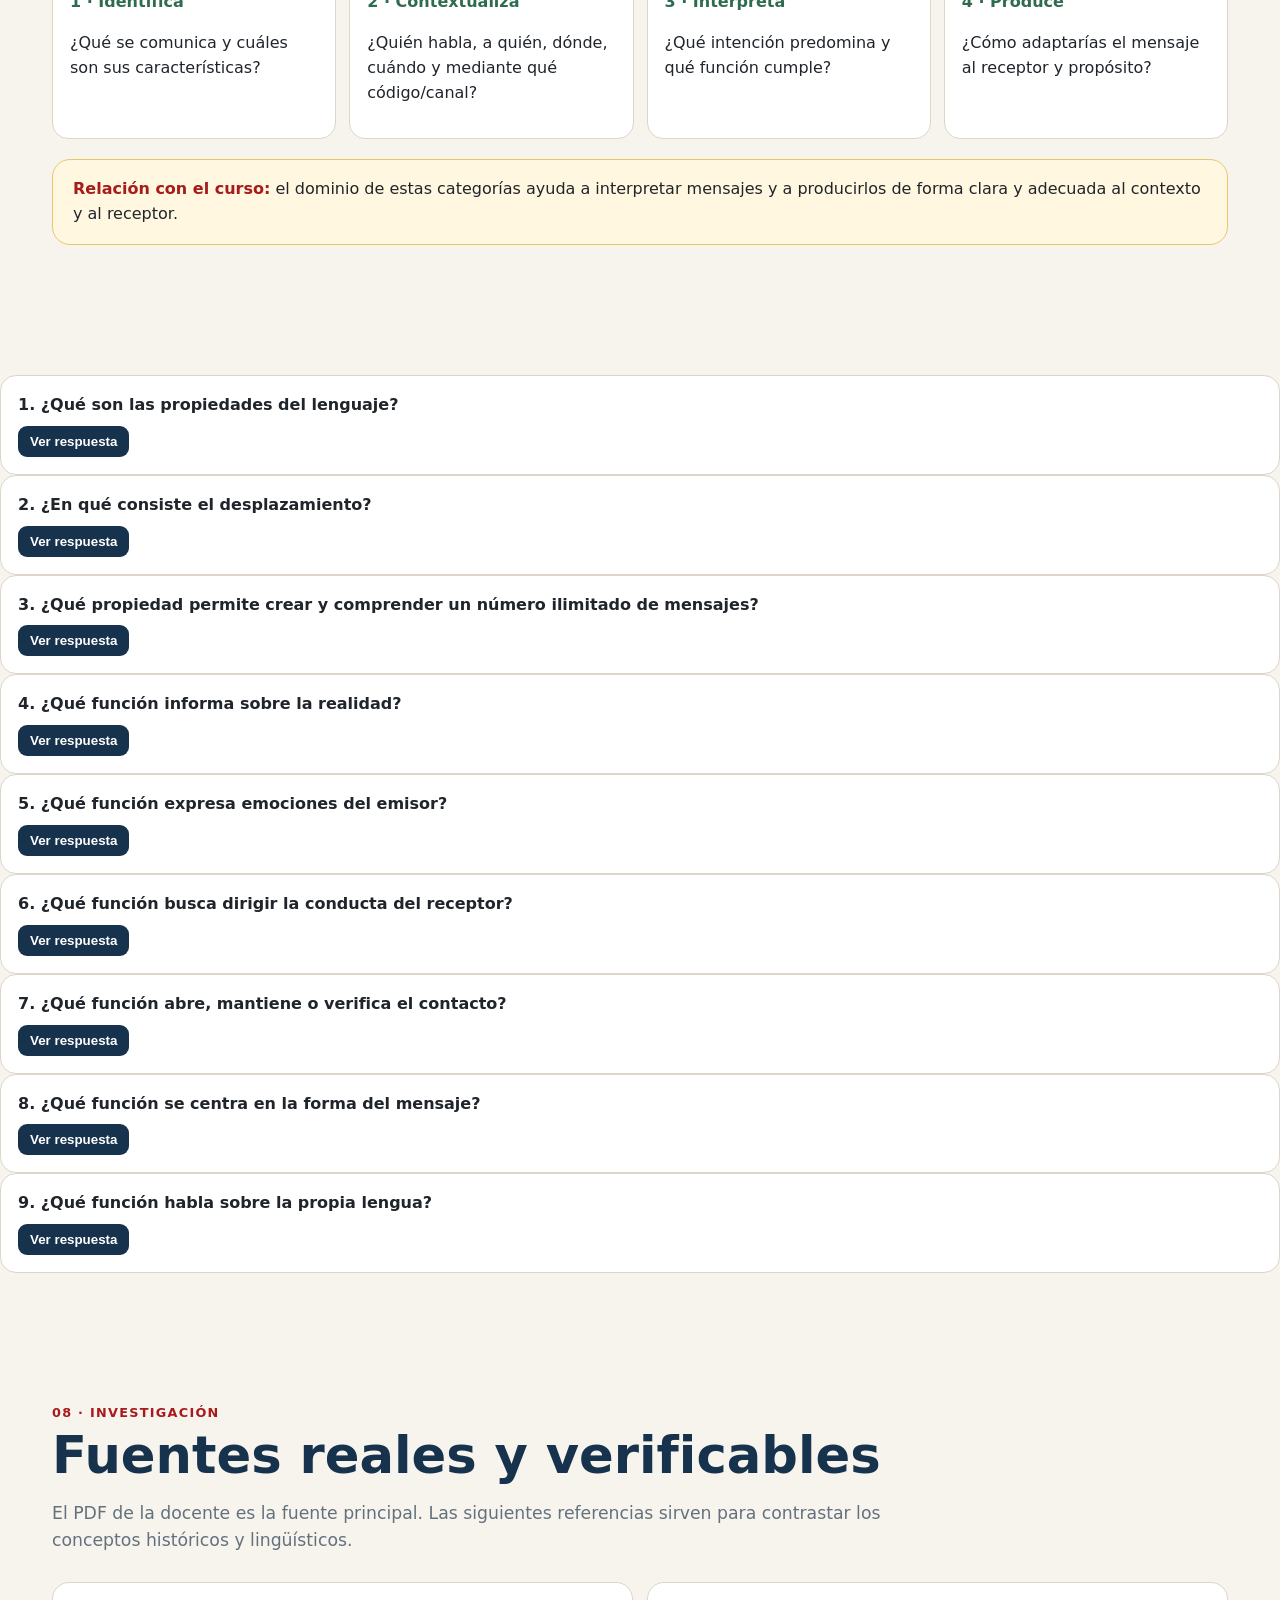
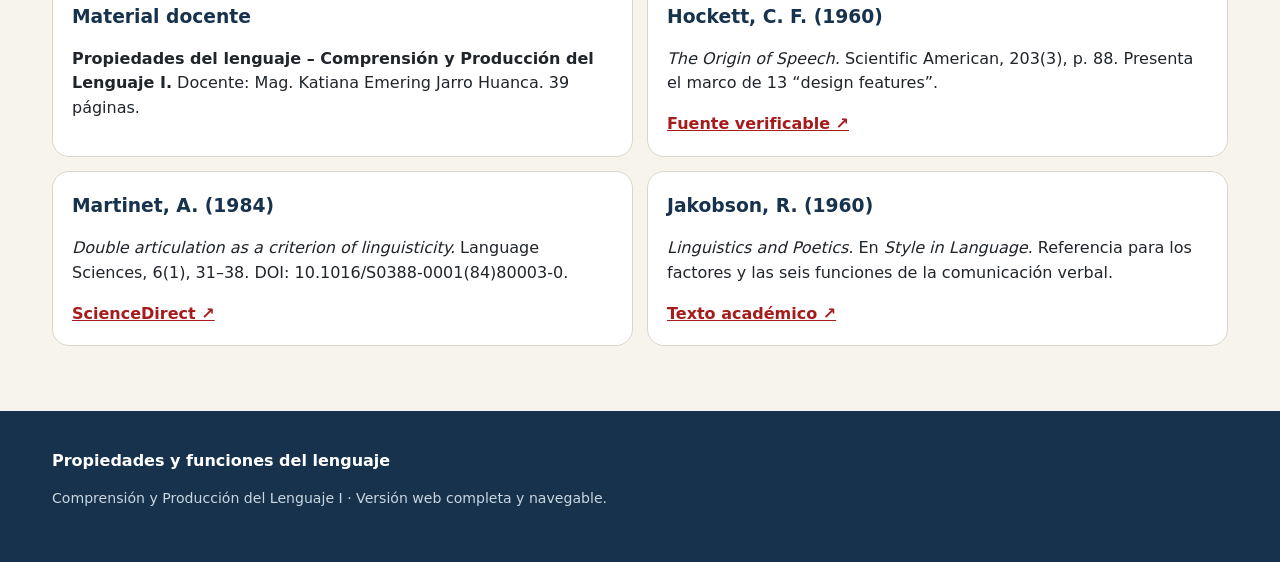
<file: lenguaje/completa.html>
<!doctype html><html lang="es"><head><meta charset="utf-8"><meta name="viewport" content="width=device-width,initial-scale=1"><title>Propiedades y funciones del lenguaje | Infografía interactiva</title><style>:root{--n:#17324d;--r:#a61b1b;--g:#2f6b4f;--p:#68427e;--o:#b65a25;--y:#d6a600;--bg:#f7f4ee;--ink:#20252b;--mut:#64717d;--card:#fffdf8;--line:#ddd5ca}*{box-sizing:border-box}html{scroll-behavior:smooth}body{margin:0;background:var(--bg);color:var(--ink);font:16px/1.55 system-ui,-apple-system,Segoe UI,Roboto,Arial,sans-serif}.wrap{max-width:1220px;margin:auto;padding:0 22px}.hero{padding:90px 0 70px;background:linear-gradient(135deg,#10283d,#17324d 55%,#2a526f);color:#fff}.ey{font-weight:900;letter-spacing:.12em;text-transform:uppercase;color:#f0d15b;font-size:.8rem}.hero h1{font-size:clamp(3rem,8vw,6.5rem);line-height:.9;margin:18px 0;max-width:950px}.hero h1 span{color:#f0d15b}.hero p{max-width:820px;font-size:1.15rem;color:#e9eef3}.btn{display:inline-block;padding:11px 18px;border-radius:999px;text-decoration:none;font-weight:900;margin:8px 6px 0 0}.primary{background:var(--y);color:#172331}.ghost{border:1px solid #ffffff55;color:#fff;background:#ffffff12}.nav{position:sticky;top:0;z-index:20;background:#10283df5;border-bottom:1px solid #ffffff22}.nav .wrap{display:flex;gap:6px;overflow:auto}.nav a{color:#fff;text-decoration:none;padding:13px 10px;white-space:nowrap;font-weight:800;font-size:.88rem}section{padding:65px 0}.k{color:var(--r);font-weight:900;text-transform:uppercase;letter-spacing:.1em;font-size:.8rem}.head{margin-bottom:28px}.head h2{font-size:clamp(2rem,4vw,3.2rem);line-height:1.05;color:var(--n);margin:6px 0}.lead{max-width:880px;color:var(--mut);font-size:1.08rem}.grid2{display:grid;grid-template-columns:1fr 1fr;gap:17px}.card{background:var(--card);border:1px solid var(--line);border-radius:22px;padding:24px;box-shadow:0 12px 35px #17324d12}.card h3{margin-top:0;color:var(--n)}.compare .card:first-child{border-top:7px solid var(--n)}.compare .card:last-child{border-top:7px solid var(--r)}.note{background:#fff7df;border:1px solid #e6c86a;border-radius:18px;padding:17px 20px;margin-top:20px}.note strong{color:var(--r)}.tax{display:grid;grid-template-columns:1fr 1fr;gap:18px}.tax .card:first-child{border-top:7px solid var(--p)}.tax .card:last-child{border-top:7px solid var(--g)}.group{margin:15px 0}.group b{display:block;color:var(--n);margin-bottom:7px}.chips{display:flex;flex-wrap:wrap;gap:7px}.chip,.filter{border:1px solid var(--line);background:#fff;padding:8px 11px;border-radius:999px;cursor:pointer;font-weight:800}.filters{display:flex;gap:8px;flex-wrap:wrap;margin:24px 0 18px}.filter.active{background:var(--n);color:#fff}.props{display:grid;grid-template-columns:1fr 1fr;gap:14px}.prop{background:#fff;border:1px solid var(--line);border-radius:18px;overflow:hidden}.prop summary{cursor:pointer;padding:17px 18px;font-weight:900;display:flex;justify-content:space-between;list-style:none}.prop summary::-webkit-details-marker{display:none}.prop summary:after{content:'＋';color:var(--r)}.prop[open] summary:after{content:'−'}.body{padding:0 18px 18px;border-top:1px solid var(--line)}.tag{font-size:.72rem;text-transform:uppercase;letter-spacing:.08em;color:var(--p);font-weight:900;margin-top:13px}.ex{background:#f2eee7;border-left:4px solid var(--y);padding:11px 13px;margin-top:11px;border-radius:10px}.functions{background:#fffaf5}.model{display:grid;grid-template-columns:1fr 1fr 1fr;gap:14px;margin-bottom:22px}.node{color:#fff;padding:20px;text-align:center;border-radius:18px;font-weight:900}.em{background:var(--r)}.msg{background:var(--p)}.rec{background:var(--g)}.funs{display:grid;grid-template-columns:repeat(3,1fr);gap:14px}.fun{background:#fff;border:1px solid var(--line);border-radius:18px;padding:20px;border-left:7px solid var(--c)}.fun h3{margin:0;color:var(--n)}.focus{font-size:.76rem;font-weight:900;text-transform:uppercase;letter-spacing:.08em;color:var(--c);margin:6px 0}.fun q{display:block;color:var(--mut);margin-top:12px}.integrated{background:#f1f5f8;border:1px solid #c5d0d8;border-radius:19px;padding:20px;margin-top:20px}.steps{display:grid;grid-template-columns:repeat(4,1fr);gap:13px}.step{background:#fff;border:1px solid var(--line);border-radius:16px;padding:17px}.step b{color:var(--g)}.quiz{display:grid;grid-template-columns:1fr 1fr;gap:13px}.q{background:#fff;border:1px solid var(--line);border-radius:16px;padding:17px}.q button{margin-top:8px;background:var(--n);color:#fff;border:0;border-radius:9px;padding:8px 12px;font-weight:800}.ans{display:none;color:var(--g);font-weight:800;margin-top:8px}.sources{display:grid;grid-template-columns:1fr 1fr;gap:14px}.source{background:#fff;border:1px solid var(--line);border-radius:17px;padding:19px}.source h3{margin:0;color:var(--n)}.source a{color:var(--r);font-weight:900}.foot{background:var(--n);color:#fff;padding:38px 0}.small{font-size:.88rem;color:#cbd6df}@media(max-width:850px){.grid2,.tax,.props,.funs,.sources,.quiz{grid-template-columns:1fr}.steps{grid-template-columns:1fr 1fr}.model{grid-template-columns:1fr}.hero h1{font-size:clamp(3rem,15vw,5rem)}}@media(max-width:500px){.steps{grid-template-columns:1fr}}</style></head><body>
<header class="hero" id="inicio"><div class="wrap"><div class="ey">Comprensión y Producción del Lenguaje I</div><h1>Propiedades <span>&</span><br>funciones del lenguaje</h1><p>Versión web completa: incorpora los contenidos desarrollados en las 39 páginas del material docente, con navegación, filtros, tarjetas desplegables, autoevaluación y fuentes de contraste.</p><a class="btn primary" href="#propiedades">Explorar propiedades ↓</a><a class="btn ghost" href="#funciones">Explorar funciones →</a></div></header>
<nav class="nav"><div class="wrap"><a href="#inicio">Inicio</a><a href="#base">Propósito</a><a href="#acepciones">Acepciones</a><a href="#clasificacion">Clasificación</a><a href="#propiedades">Propiedades</a><a href="#funciones">Funciones</a><a href="#aplicacion">Aplicación</a><a href="#quiz">Autoevaluación</a><a href="#fuentes">Fuentes</a></div></nav>
<section id="base"><div class="wrap"><div class="head"><div class="k">01 · Propósito</div><h2>¿Qué pide la sesión?</h2><p class="lead">El material docente establece como competencia distinguir las diferentes funciones y características del lenguaje e identificarlas en situaciones concretas. También plantea transmitir mensajes de forma clara y adaptar la comunicación al receptor.</p></div><div class="grid2 compare"><article class="card"><h3>Propiedades / características</h3><p>Son las características que permiten comprender <strong>cómo funciona el lenguaje humano</strong>.</p></article><article class="card"><h3>Funciones</h3><p>Son los distintos usos del lenguaje según la <strong>finalidad e intención del hablante</strong> al elaborar un mensaje.</p></article></div></div></section>
<section id="acepciones"><div class="wrap"><div class="head"><div class="k">02 · Acepciones del lenguaje</div><h2>Sentido amplio y sentido restringido</h2></div><div class="grid2"><article class="card"><h3>Acepción más amplia</h3><p>El material presenta el lenguaje como todo medio de comunicación entre seres vivos y ejemplifica esta perspectiva con las abejas.</p><div class="ex"><strong>Idea:</strong> comunicación en sentido amplio.</div></article><article class="card"><h3>Acepción restringida</h3><p>Siguiendo la cita de Sapir incluida en el PDF, se entiende como un método exclusivamente humano y no instintivo para comunicar ideas y emociones mediante los órganos del habla.</p><div class="ex"><strong>Idea:</strong> lenguaje humano en sentido restringido.</div></article></div></div></section>
<section id="clasificacion"><div class="wrap"><div class="head"><div class="k">03 · Clasificación</div><h2>¿Cómo organiza el material las propiedades?</h2><p class="lead">El PDF distingue propiedades de la señal y propiedades del proceso, con cinco subcategorías.</p></div><div class="tax"><article class="card"><h3>Propiedades de la señal</h3><div class="group"><b>Físicas</b><div class="chips"><span class="chip">Canal vocal-auditivo</span><span class="chip">Transmisión irradiada</span><span class="chip">Percepción bidireccional</span><span class="chip">Evanescencia</span><span class="chip">Carácter discreto</span></div></div><div class="group"><b>Simbólicas</b><div class="chips"><span class="chip">Semanticidad</span><span class="chip">Arbitrariedad</span></div></div><div class="group"><b>Estructurales</b><div class="chips"><span class="chip">Dualidad / doble articulación</span><span class="chip">Productividad</span></div></div></article><article class="card"><h3>Propiedades del proceso</h3><div class="group"><b>Inherentes</b><div class="chips"><span class="chip">Especialización</span><span class="chip">Desplazamiento</span></div></div><div class="group"><b>Relativas a los participantes</b><div class="chips"><span class="chip">Intercambiabilidad de roles</span><span class="chip">Retroalimentación total</span><span class="chip">Transmisión cultural</span></div></div></article></div><div class="note"><strong>Precisión importante:</strong> la página de clasificación del PDF contiene 14 rótulos. Hockett, en cambio, formuló un marco de 13 “design features”. Para no inventar una equivalencia, esta web conserva la clasificación del material docente y explica la diferencia.</div></div></section>
<section id="propiedades"><div class="wrap"><div class="head"><div class="k">04 · Desarrollo completo</div><h2>Las propiedades, una por una</h2><p class="lead">Pulsa una tarjeta. El contenido sigue el desarrollo del PDF y señala, cuando corresponde, el contraste académico.</p></div><div class="filters"><button class="filter active" data-f="all">Todas</button><button class="filter" data-f="fisicas">Físicas</button><button class="filter" data-f="simbolicas">Simbólicas</button><button class="filter" data-f="estructurales">Estructurales</button><button class="filter" data-f="inherentes">Inherentes</button><button class="filter" data-f="participantes">Participantes</button></div><div class="props" id="props"></div><div class="note"><strong>Observación del PDF:</strong> en las preguntas de comprobación aparece también “reflexividad”, aunque no se desarrolla como propiedad en la clasificación de la página 8. Por rigor, se mantiene como una observación del material y no se añade artificialmente a la lista principal.</div></div></section>
<section id="funciones" class="functions"><div class="wrap"><div class="head"><div class="k">05 · Funciones</div><h2>Las seis funciones del lenguaje</h2><p class="lead">El material define las funciones como distintos usos del lenguaje vinculados con la finalidad e intención del hablante y atribuye su formulación a Román Jakobson y Karl Bühler.</p></div><div class="model"><div class="node em">EMISOR</div><div class="node msg">MENSAJE<br><small>contexto · código · canal</small></div><div class="node rec">RECEPTOR</div></div><div class="funs" id="funs"></div><div class="integrated"><strong>Ejemplo integrado:</strong> “Mamá, ¿me escuchas? Mañana viajaré a Cusco y estoy muy emocionado.” En un mensaje real pueden coexistir varias funciones: fática, referencial y emotiva, entre otras. Se identifica la función predominante según la intención y el énfasis.</div></div></section>
<section id="aplicacion"><div class="wrap"><div class="head"><div class="k">06 · Comprensión y producción</div><h2>Del concepto a la situación concreta</h2></div><div class="steps"><article class="step"><b>1 · Identifica</b><p>¿Qué se comunica y cuáles son sus características?</p></article><article class="step"><b>2 · Contextualiza</b><p>¿Quién habla, a quién, dónde, cuándo y mediante qué código/canal?</p></article><article class="step"><b>3 · Interpreta</b><p>¿Qué intención predomina y qué función cumple?</p></article><article class="step"><b>4 · Produce</b><p>¿Cómo adaptarías el mensaje al receptor y propósito?</p></article></div><div class="note"><strong>Relación con el curso:</strong> el dominio de estas categorías ayuda a interpretar mensajes y a producirlos de forma clara y adecuada al contexto y al receptor.</div></div></section>
<section id="quiz"><div class="wrap"><div class="head"><div class="k">07 · Comprobación</div><h2>Autoevaluación rápida</h2></div><div class="quiz" id="quiz"></div></div></section>
<section id="fuentes"><div class="wrap"><div class="head"><div class="k">08 · Investigación</div><h2>Fuentes reales y verificables</h2><p class="lead">El PDF de la docente es la fuente principal. Las siguientes referencias sirven para contrastar los conceptos históricos y lingüísticos.</p></div><div class="sources"><article class="source"><h3>Material docente</h3><p><strong>Propiedades del lenguaje – Comprensión y Producción del Lenguaje I.</strong> Docente: Mag. Katiana Emering Jarro Huanca. 39 páginas.</p></article><article class="source"><h3>Hockett, C. F. (1960)</h3><p><em>The Origin of Speech.</em> Scientific American, 203(3), p. 88. Presenta el marco de 13 “design features”.</p><a href="https://www.scientificamerican.com/article/the-origin-of-speech/" target="_blank">Fuente verificable ↗</a></article><article class="source"><h3>Martinet, A. (1984)</h3><p><em>Double articulation as a criterion of linguisticity.</em> Language Sciences, 6(1), 31–38. DOI: 10.1016/S0388-0001(84)80003-0.</p><a href="https://doi.org/10.1016/S0388-0001(84)80003-0" target="_blank">ScienceDirect ↗</a></article><article class="source"><h3>Jakobson, R. (1960)</h3><p><em>Linguistics and Poetics.</em> En <em>Style in Language</em>. Referencia para los factores y las seis funciones de la comunicación verbal.</p><a href="https://web.english.upenn.edu/~cavitch/pdf-library/Jakobson_Linguistics_and_Poetics.pdf" target="_blank">Texto académico ↗</a></article></div></div></section>
<footer class="foot"><div class="wrap"><strong>Propiedades y funciones del lenguaje</strong><p class="small">Comprensión y Producción del Lenguaje I · Versión web completa y navegable.</p></div></footer>
<script>
const P=[
['Canal vocal-auditivo','fisicas','Los sonidos del habla son producidos por los órganos articulatorios, viajan por el aire y llegan al aparato auditivo del receptor. La vista puede complementar la audición, por ejemplo mediante lectura de labios.','🗣️ → ))) → 👂'],
['Transmisión irradiada','fisicas','Las señales lingüísticas se transmiten por el aire en todas las direcciones mediante ondas; la audición permite identificar aproximadamente de dónde procede el sonido.','🗣️ ))) ))) 👂'],
['Percepción bidireccional','fisicas','El material la incluye dentro de las propiedades físicas de la señal y la vincula con la recepción de señales en la interacción comunicativa.','👤 ⇄ 👤'],
['Evanescencia','fisicas','La señal sonora no perdura: desaparece después de producirse y, si no se capta en el momento, es irrecuperable.','PALABRA → aparece → desaparece'],
['Carácter discreto','fisicas','El lenguaje establece regiones discernibles dentro de un continuo. El PDF usa PATO/GATO: cambiar una unidad puede cambiar categóricamente la palabra y el significado.','PATO ≠ GATO'],
['Semanticidad','simbolicas','Existe una asociación fija, sistemática y constante entre la forma de un signo y el contenido que representa.','FORMA → SIGNIFICADO'],
['Arbitrariedad','simbolicas','No existe una relación natural necesaria entre la forma del signo y lo que significa. El PDF lo ilustra con perro/dog/Hund/chien/cane.','perro · dog · Hund · chien · cane'],
['Doble articulación o dualidad','estructurales','El PDF presenta dos niveles de organización: unidades significativas y unidades distintivas sin significado propio. Martinet desarrolla la doble articulación y su economía combinatoria.','UNIDADES → COMBINACIÓN → MENSAJES'],
['Productividad','estructurales','Capacidad de construir nuevos signos y mensajes mediante combinaciones de unidades. El PDF la relaciona con un número finito de elementos y un número potencialmente ilimitado de oraciones; también menciona jerarquía y recursividad.','Yo estudio → Yo estudio Psicología → …'],
['Especialización','inherentes','Los órganos intervienen en la producción y recepción de señales; al hablar se destinan al habla aunque puedan tener otros usos complementarios.','ÓRGANOS → PRODUCCIÓN / RECEPCIÓN'],
['Desplazamiento','inherentes','Permite referirse a hechos pasados, futuros, ausentes o no ciertos. El mensaje puede recibirse en otro lugar y otro momento.','AYER ← HOY → MAÑANA'],
['Intercambiabilidad de roles','participantes','Los participantes pueden ocupar alternativamente los papeles de emisor y receptor.','EMISOR ⇄ RECEPTOR'],
['Retroalimentación total','participantes','El hablante puede percibir su propia producción y ajustar el mensaje: aclarar, corregir o reformular.','HABLO → ESCUCHO → CORRIJO'],
['Transmisión cultural','participantes','El lenguaje se desarrolla socialmente; el individuo necesita estar expuesto desde la infancia al uso de una lengua.','COMUNIDAD → EXPOSICIÓN → LENGUA']
];
const F=[
['Referencial, representativa o denotativa','Referente','Informa sobre la realidad, estados de cosas o acontecimientos objetivos.','“La Luna es el único satélite natural de la Tierra.”','#17324d'],
['Expresiva, emotiva o sintomática','Emisor','Expresa el estado de ánimo, actitud, sentimientos o emociones del emisor.','“¡Qué calor siento!”','#a61b1b'],
['Apelativa, conativa o exhortativa','Receptor','Busca dirigir la conducta del receptor, convencerlo o condicionarlo; es propia de vocativos e imperativos.','“Juan, entra enseguida.”','#b65a25'],
['Fática, de contacto o interaccional','Canal','Abre, mantiene, prolonga o verifica la comunicación.','“¿Aló? ¿Me escucha?”','#2f6b4f'],
['Poética o estética','Mensaje','Centra la atención en la elaboración y belleza del mensaje; incluye poemas, canciones, trabalenguas y adivinanzas.','“Tus ojos brillan como dos estrellas.”','#68427e'],
['Metalingüística, de traducción o de glosa','Código','Usa la lengua para estudiar, comprender o reflexionar sobre la propia lengua.','“El adjetivo modifica al sustantivo.”','#d6a600']
];
function props(f='all'){document.getElementById('props').innerHTML=P.map((p,i)=>f==='all'||p[1]===f?`<details class="prop"><summary>${i+1}. ${p[0]}</summary><div class="body"><div class="tag">${p[1]}</div><p>${p[2]}</p><div class="ex"><strong>Ejemplo / visual:</strong> ${p[3]}</div></div></details>`:'').join('')}
props();document.querySelectorAll('.filter').forEach(b=>b.onclick=()=>{document.querySelectorAll('.filter').forEach(x=>x.classList.remove('active'));b.classList.add('active');props(b.dataset.f)});
document.getElementById('funs').innerHTML=F.map(f=>`<article class="fun" style="--c:${f[4]}"><h3>${f[0]}</h3><div class="focus">Se orienta al: ${f[1]}</div><p>${f[2]}</p><q>${f[3]}</q></article>`).join('');
const Q=[['¿Qué son las propiedades del lenguaje?','Las características que permiten comprender cómo funciona el lenguaje humano.'],['¿En qué consiste el desplazamiento?','Permite referirse a hechos pasados, futuros, ausentes, no ciertos o imaginarios.'],['¿Qué propiedad permite crear y comprender un número ilimitado de mensajes?','Productividad o creatividad.'],['¿Qué función informa sobre la realidad?','Referencial.'],['¿Qué función expresa emociones del emisor?','Emotiva.'],['¿Qué función busca dirigir la conducta del receptor?','Apelativa o conativa.'],['¿Qué función abre, mantiene o verifica el contacto?','Fática.'],['¿Qué función se centra en la forma del mensaje?','Poética.'],['¿Qué función habla sobre la propia lengua?','Metalingüística.']];document.getElementById('quiz').innerHTML=Q.map((q,i)=>`<article class="q"><strong>${i+1}. ${q[0]}</strong><br><button onclick="let a=this.nextElementSibling;a.style.display=a.style.display==='block'?'none':'block'">Ver respuesta</button><div class="ans">✓ ${q[1]}</div></article>`).join('');
</script></body></html>
</file>
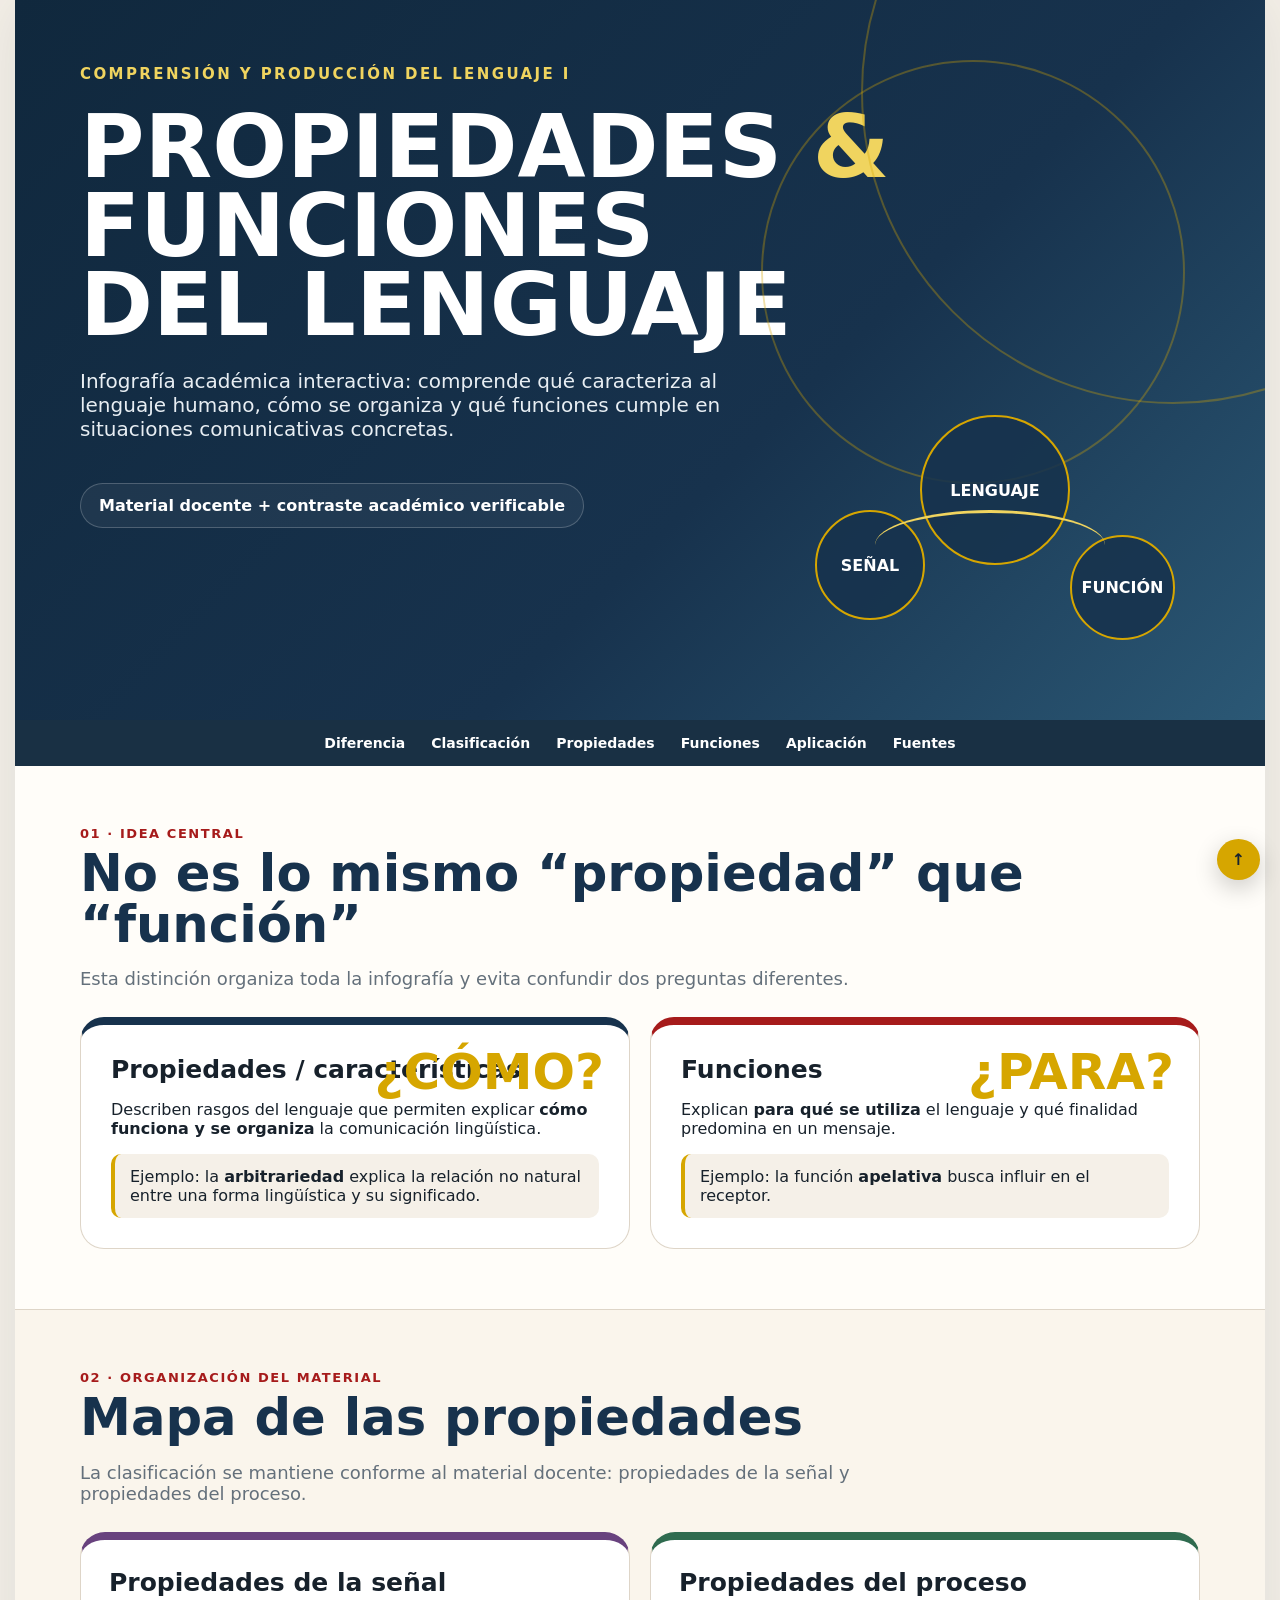
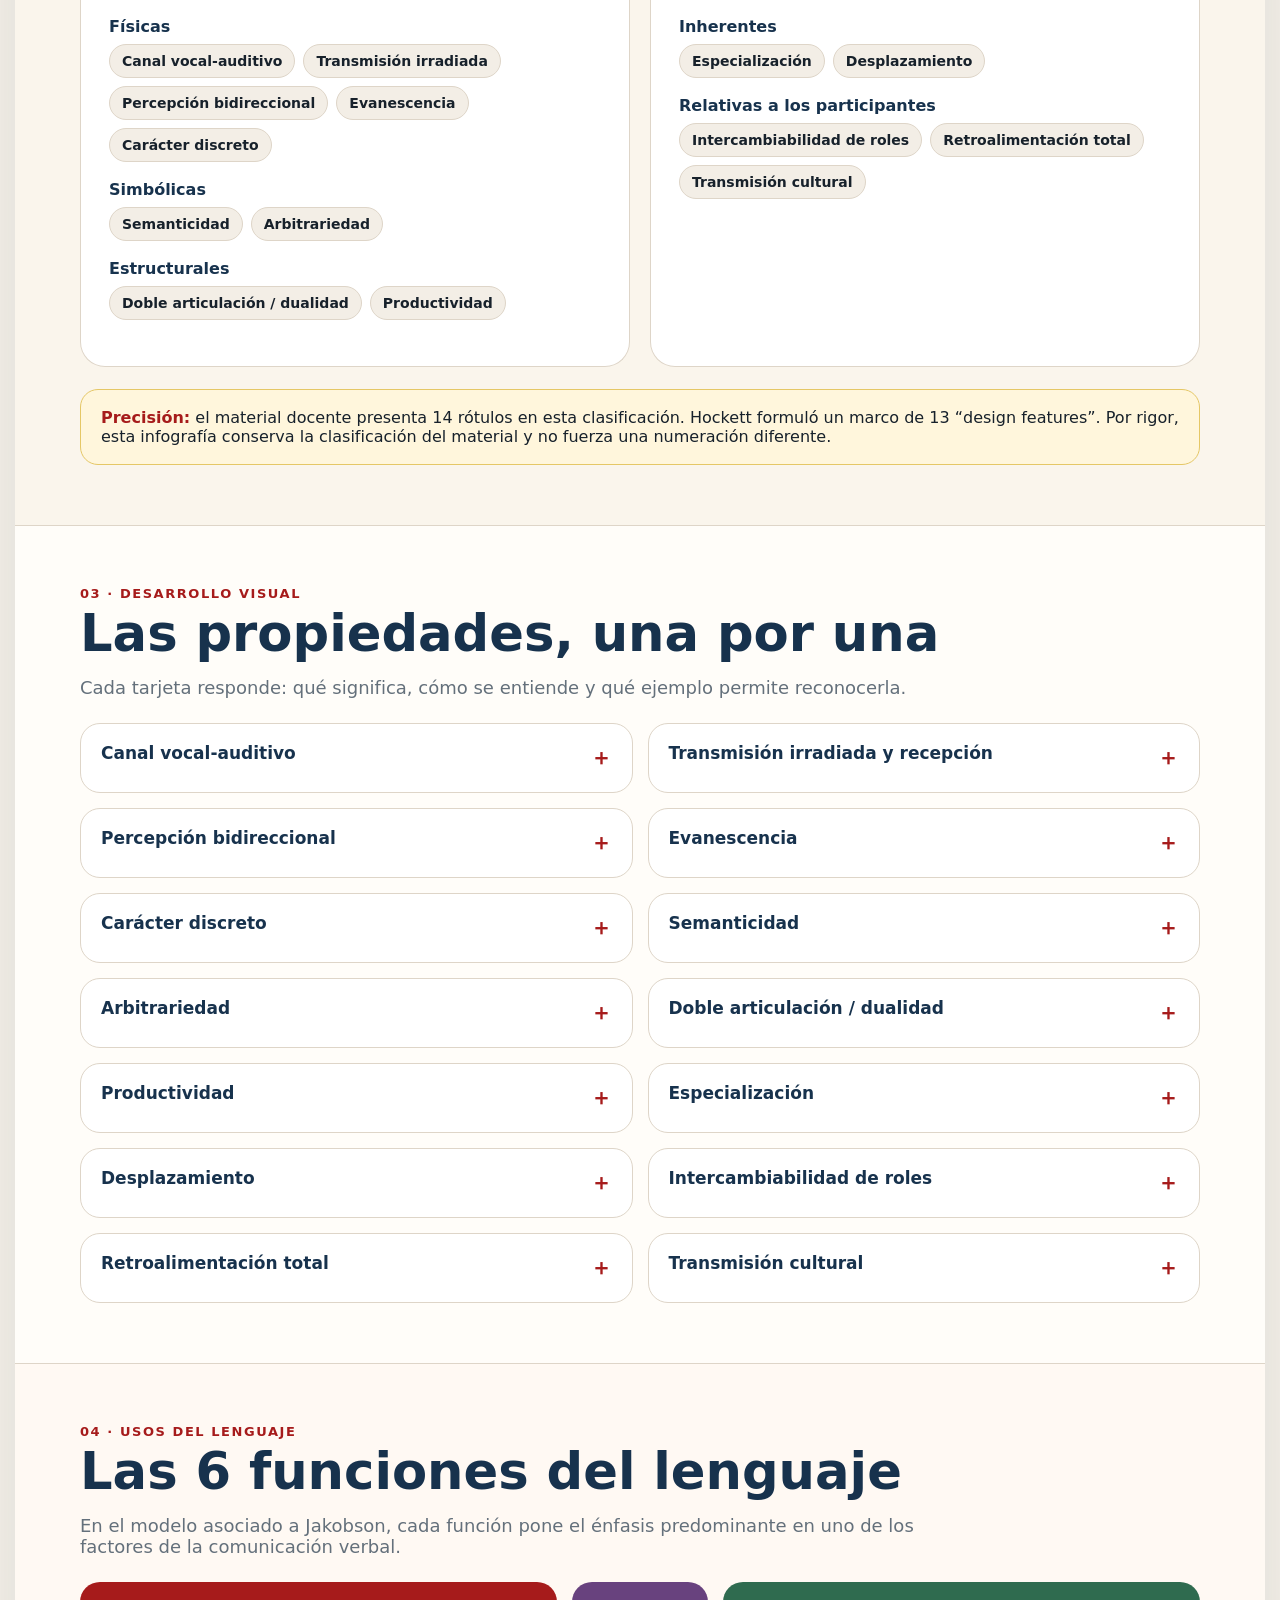
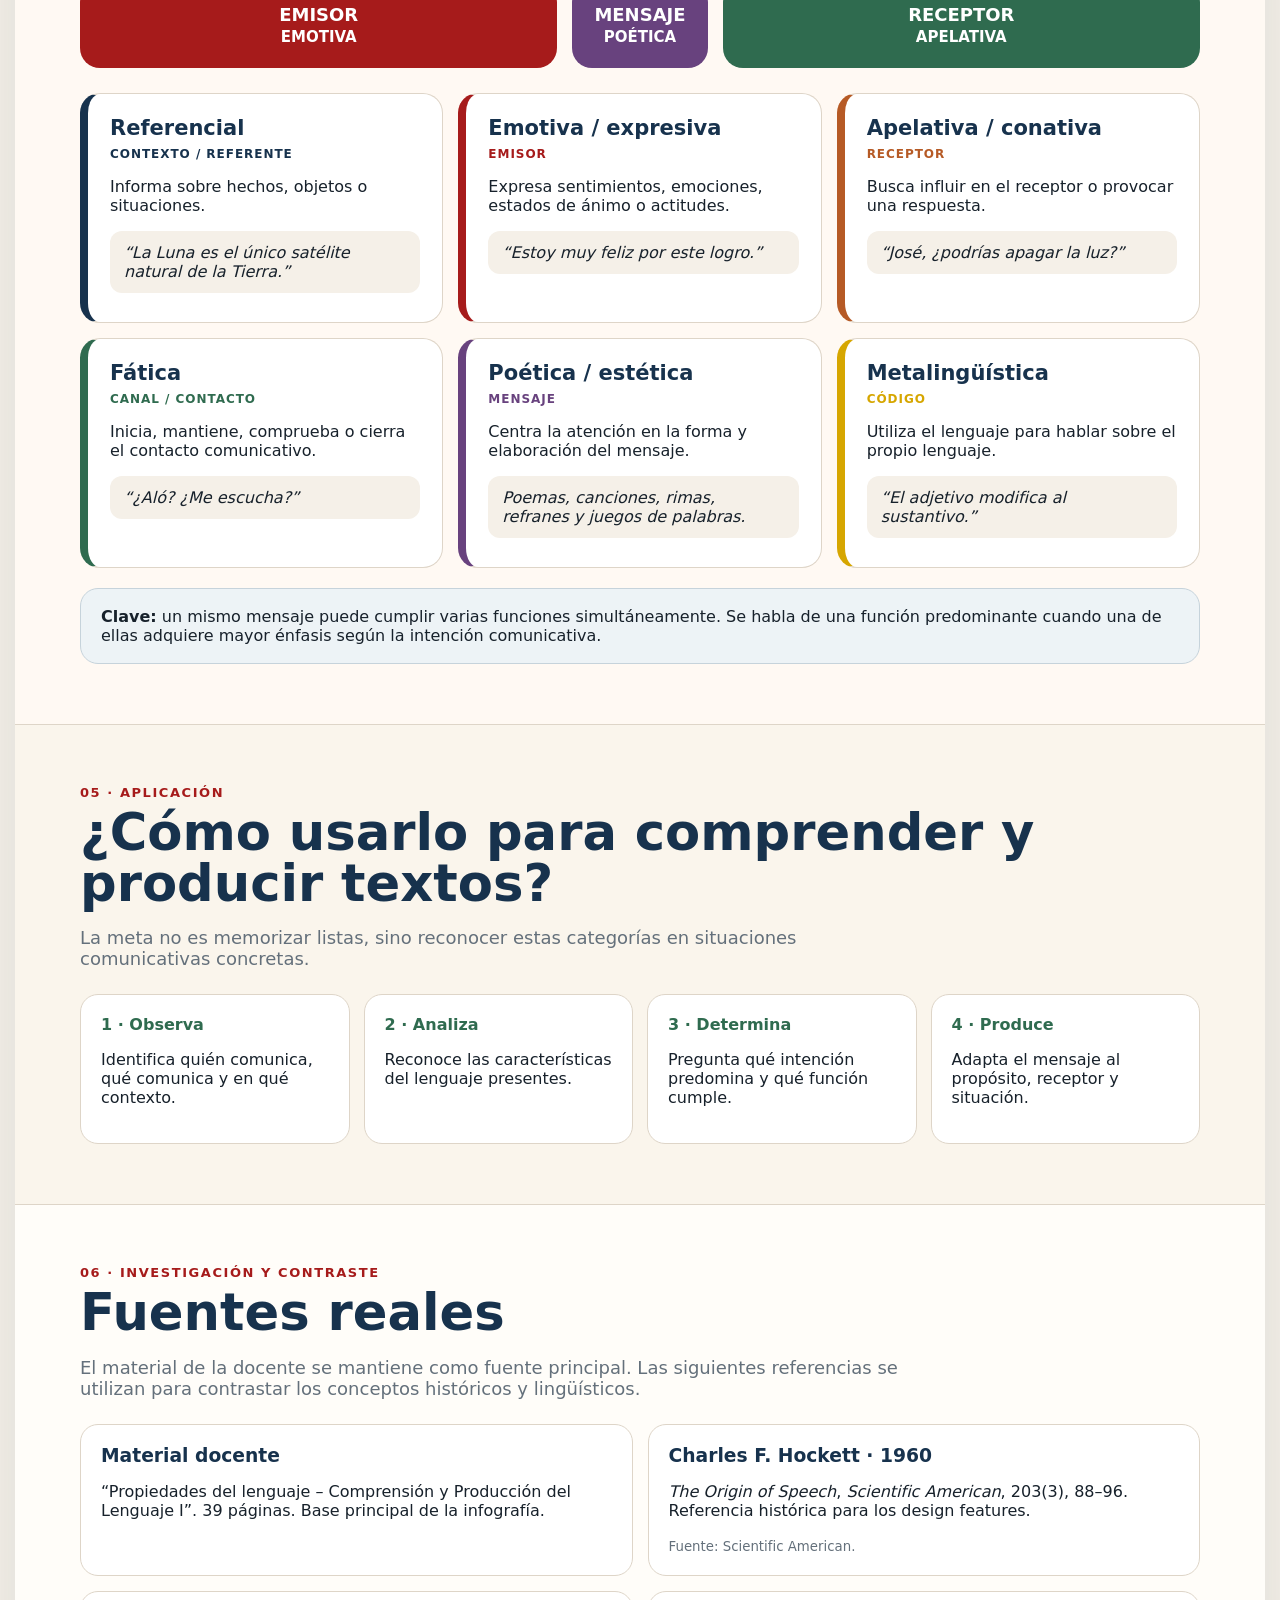
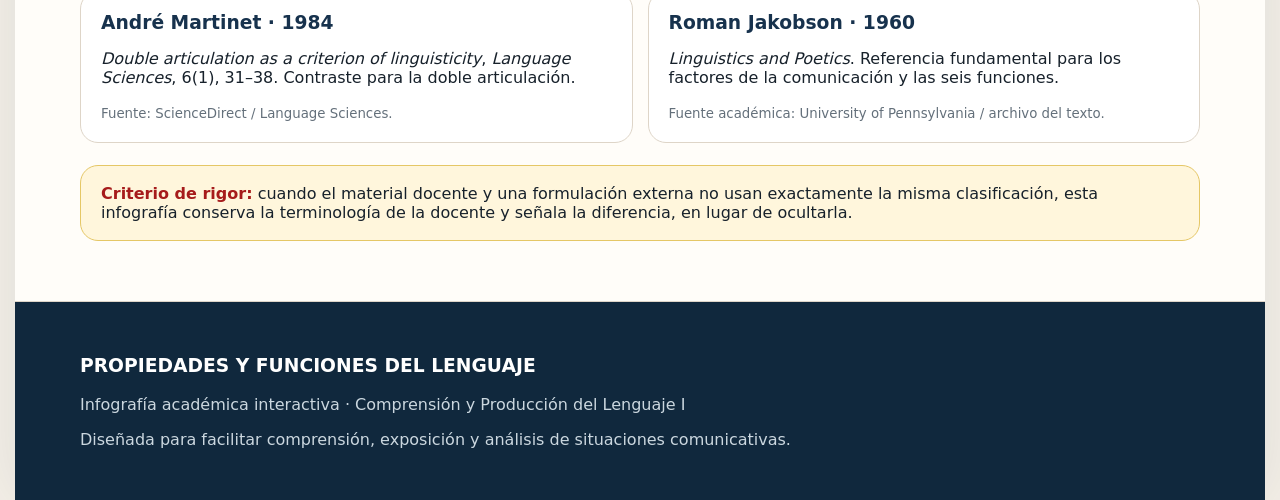
<file: lenguaje/infografia.html>
<!doctype html>
<html lang="es">
<head>
<meta charset="utf-8">
<meta name="viewport" content="width=device-width,initial-scale=1">
<title>Infografía | Propiedades y funciones del lenguaje</title>
<style>
:root{--ink:#17212b;--navy:#17324d;--red:#a61b1b;--gold:#d6a600;--green:#2f6b4f;--purple:#68427e;--orange:#b65a25;--paper:#f4efe7;--white:#fffdf9;--line:#ded5c8;--muted:#64707b}*{box-sizing:border-box}html{scroll-behavior:smooth}body{margin:0;background:var(--paper);color:var(--ink);font-family:Inter,system-ui,-apple-system,Segoe UI,Roboto,Arial,sans-serif}.page{max-width:1250px;margin:auto;background:var(--white);box-shadow:0 0 60px #17324d18}.hero{min-height:720px;padding:65px 65px 55px;background:linear-gradient(135deg,#10283d,#17324d 60%,#2b5875);color:#fff;position:relative;overflow:hidden}.hero:before,.hero:after{content:"";position:absolute;border:2px solid #d6a60055;border-radius:50%;width:620px;height:620px;right:-220px;top:-220px}.hero:after{width:420px;height:420px;right:80px;top:60px}.eyebrow{color:#f0d45f;font-size:15px;font-weight:900;letter-spacing:.16em;text-transform:uppercase}.hero h1{font-size:clamp(48px,7vw,88px);line-height:.9;max-width:900px;margin:24px 0}.hero h1 span{color:#f0d45f}.hero p{max-width:720px;font-size:20px;color:#e8eef3}.hero .tagline{display:inline-block;margin-top:22px;padding:12px 18px;border:1px solid #ffffff35;border-radius:99px;background:#ffffff0d;font-weight:800}.hero-art{position:absolute;right:80px;bottom:70px;width:390px;height:250px;z-index:2}.bubble{position:absolute;border-radius:50%;border:2px solid #d6a600;display:grid;place-items:center;color:#fff;font-weight:900;background:#17324ddd}.b1{width:110px;height:110px;left:20px;bottom:30px}.b2{width:150px;height:150px;left:125px;top:15px}.b3{width:105px;height:105px;right:10px;bottom:10px}.wave{position:absolute;left:80px;top:110px;width:230px;height:70px;border-top:3px solid #f0d45f;border-radius:50%}.nav{position:sticky;top:0;z-index:50;background:#10283df5;backdrop-filter:blur(10px);display:flex;justify-content:center;overflow:auto}.nav a{color:#fff;text-decoration:none;font-size:14px;font-weight:800;padding:15px 13px;white-space:nowrap}.section{padding:60px 65px;border-bottom:1px solid var(--line)}.section.alt{background:#faf5ec}.section.dark{background:var(--navy);color:#fff}.kicker{color:var(--red);font-weight:900;text-transform:uppercase;letter-spacing:.12em;font-size:13px}.dark .kicker{color:#f0d45f}.title{font-size:clamp(34px,4vw,52px);line-height:1;margin:7px 0 15px;color:var(--navy)}.dark .title{color:#fff}.lead{max-width:850px;color:var(--muted);font-size:18px}.dark .lead{color:#d8e2e9}.compare{display:grid;grid-template-columns:1fr 1fr;gap:20px;margin-top:28px}.compare .card{padding:30px;border-radius:24px;background:#fff;border:1px solid var(--line);position:relative;overflow:hidden}.compare .card:first-child{border-top:8px solid var(--navy)}.compare .card:last-child{border-top:8px solid var(--red)}.compare h3{font-size:25px;margin:0 0 10px}.compare .big{font-size:50px;font-weight:900;color:var(--gold);position:absolute;right:25px;top:18px}.map{display:grid;grid-template-columns:1fr 1fr;gap:20px;margin-top:28px}.map-card{background:#fff;border:1px solid var(--line);border-radius:25px;padding:28px}.map-card.signal{border-top:8px solid var(--purple)}.map-card.process{border-top:8px solid var(--green)}.map-card h3{font-size:25px;margin:0 0 20px}.sub{margin:18px 0}.sub strong{display:block;color:var(--navy);margin-bottom:8px}.chips{display:flex;flex-wrap:wrap;gap:8px}.chip{padding:8px 12px;border-radius:99px;background:#f3eee6;border:1px solid var(--line);font-weight:800;font-size:14px}.warning{margin-top:22px;padding:18px 20px;background:#fff6dc;border:1px solid #e5c766;border-radius:18px}.warning strong{color:var(--red)}.propgrid{display:grid;grid-template-columns:1fr 1fr;gap:15px;margin-top:25px}.prop{background:#fff;border:1px solid var(--line);border-radius:20px;overflow:hidden}.prop summary{list-style:none;cursor:pointer;padding:19px 20px;display:flex;justify-content:space-between;gap:12px;font-weight:900;color:var(--navy);font-size:17px}.prop summary::-webkit-details-marker{display:none}.prop summary:after{content:'＋';color:var(--red);font-size:22px}.prop[open] summary:after{content:'−'}.prop .inside{padding:0 20px 20px;border-top:1px solid var(--line)}.cat{display:inline-block;margin-top:15px;font-size:11px;letter-spacing:.1em;text-transform:uppercase;font-weight:900;color:var(--purple)}.inside p{margin:12px 0}.example{padding:13px 15px;background:#f5f0e8;border-left:4px solid var(--gold);border-radius:10px}.mini{font-size:13px;color:var(--muted)}.illustration{font-size:25px;margin-top:10px;font-weight:900;letter-spacing:2px}.function-wrap{background:#fff9f3}.model{display:grid;grid-template-columns:1fr auto 1fr;align-items:center;gap:15px;margin:25px 0}.node{padding:22px;border-radius:20px;text-align:center;color:#fff;font-weight:900;font-size:18px}.em{background:var(--red)}.msg{background:var(--purple)}.rec{background:var(--green)}.arrow{font-size:36px;color:var(--gold);font-weight:900}.fungrid{display:grid;grid-template-columns:repeat(3,1fr);gap:15px}.fun{background:#fff;border:1px solid var(--line);border-radius:20px;padding:22px;border-left:8px solid var(--c);min-height:230px}.fun h3{margin:0;color:var(--navy);font-size:21px}.focus{margin:7px 0;color:var(--c);font-size:12px;font-weight:900;text-transform:uppercase;letter-spacing:.08em}.fun .purpose{font-size:16px}.quote{margin-top:15px;padding:12px 14px;background:#f5f0e8;border-radius:12px;font-style:italic}.mult{margin-top:20px;padding:18px 20px;border-radius:18px;background:#edf3f6;border:1px solid #c6d3db}.apply{display:grid;grid-template-columns:repeat(4,1fr);gap:14px;margin-top:25px}.step{background:#fff;border:1px solid var(--line);border-radius:18px;padding:20px}.step b{color:var(--green)}.sourcegrid{display:grid;grid-template-columns:1fr 1fr;gap:15px;margin-top:25px}.source{background:#fff;border:1px solid var(--line);border-radius:18px;padding:20px}.source h3{margin:0;color:var(--navy)}.source small{color:var(--muted)}.footer{padding:35px 65px;background:#10283d;color:#fff}.footer p{color:#cbd7df}.top{position:fixed;right:20px;bottom:20px;background:var(--gold);color:#172331;padding:11px 15px;border-radius:50%;font-weight:900;text-decoration:none;box-shadow:0 8px 25px #0003}@media(max-width:900px){.hero{min-height:620px;padding:50px 28px}.hero-art{opacity:.35;right:-40px}.section{padding:48px 28px}.compare,.map,.propgrid,.fungrid,.sourcegrid{grid-template-columns:1fr}.apply{grid-template-columns:1fr 1fr}.model{grid-template-columns:1fr}.arrow{transform:rotate(90deg);text-align:center}}@media(max-width:520px){.apply{grid-template-columns:1fr}.hero h1{font-size:52px}.hero-art{display:none}}
</style>
</head>
<body id="top"><div class="page">
<header class="hero"><div class="eyebrow">Comprensión y Producción del Lenguaje I</div><h1>PROPIEDADES <span>&</span><br>FUNCIONES<br>DEL LENGUAJE</h1><p>Infografía académica interactiva: comprende qué caracteriza al lenguaje humano, cómo se organiza y qué funciones cumple en situaciones comunicativas concretas.</p><div class="tagline">Material docente + contraste académico verificable</div><div class="hero-art"><div class="bubble b1">SEÑAL</div><div class="bubble b2">LENGUAJE</div><div class="bubble b3">FUNCIÓN</div><div class="wave"></div></div></header>
<nav class="nav"><a href="#distincion">Diferencia</a><a href="#clasificacion">Clasificación</a><a href="#propiedades">Propiedades</a><a href="#funciones">Funciones</a><a href="#aplicacion">Aplicación</a><a href="#fuentes">Fuentes</a></nav>
<section class="section" id="distincion"><div class="kicker">01 · Idea central</div><h2 class="title">No es lo mismo “propiedad” que “función”</h2><p class="lead">Esta distinción organiza toda la infografía y evita confundir dos preguntas diferentes.</p><div class="compare"><article class="card"><div class="big">¿CÓMO?</div><h3>Propiedades / características</h3><p>Describen rasgos del lenguaje que permiten explicar <strong>cómo funciona y se organiza</strong> la comunicación lingüística.</p><div class="example">Ejemplo: la <strong>arbitrariedad</strong> explica la relación no natural entre una forma lingüística y su significado.</div></article><article class="card"><div class="big">¿PARA?</div><h3>Funciones</h3><p>Explican <strong>para qué se utiliza</strong> el lenguaje y qué finalidad predomina en un mensaje.</p><div class="example">Ejemplo: la función <strong>apelativa</strong> busca influir en el receptor.</div></article></div></section>
<section class="section alt" id="clasificacion"><div class="kicker">02 · Organización del material</div><h2 class="title">Mapa de las propiedades</h2><p class="lead">La clasificación se mantiene conforme al material docente: propiedades de la señal y propiedades del proceso.</p><div class="map"><article class="map-card signal"><h3>Propiedades de la señal</h3><div class="sub"><strong>Físicas</strong><div class="chips"><span class="chip">Canal vocal-auditivo</span><span class="chip">Transmisión irradiada</span><span class="chip">Percepción bidireccional</span><span class="chip">Evanescencia</span><span class="chip">Carácter discreto</span></div></div><div class="sub"><strong>Simbólicas</strong><div class="chips"><span class="chip">Semanticidad</span><span class="chip">Arbitrariedad</span></div></div><div class="sub"><strong>Estructurales</strong><div class="chips"><span class="chip">Doble articulación / dualidad</span><span class="chip">Productividad</span></div></div></article><article class="map-card process"><h3>Propiedades del proceso</h3><div class="sub"><strong>Inherentes</strong><div class="chips"><span class="chip">Especialización</span><span class="chip">Desplazamiento</span></div></div><div class="sub"><strong>Relativas a los participantes</strong><div class="chips"><span class="chip">Intercambiabilidad de roles</span><span class="chip">Retroalimentación total</span><span class="chip">Transmisión cultural</span></div></div></article></div><div class="warning"><strong>Precisión:</strong> el material docente presenta 14 rótulos en esta clasificación. Hockett formuló un marco de 13 “design features”. Por rigor, esta infografía conserva la clasificación del material y no fuerza una numeración diferente.</div></section>
<section class="section" id="propiedades"><div class="kicker">03 · Desarrollo visual</div><h2 class="title">Las propiedades, una por una</h2><p class="lead">Cada tarjeta responde: qué significa, cómo se entiende y qué ejemplo permite reconocerla.</p><div class="propgrid">
<details class="prop"><summary>Canal vocal-auditivo</summary><div class="inside"><span class="cat">Propiedad física</span><p>La señal lingüística oral se produce mediante el aparato vocal y se recibe principalmente por el sistema auditivo.</p><div class="example"><strong>Ejemplo:</strong> una persona habla y otra escucha.</div><div class="illustration">🗣️ → ))) → 👂</div></div></details>
<details class="prop"><summary>Transmisión irradiada y recepción</summary><div class="inside"><span class="cat">Propiedad física</span><p>La señal sonora se propaga por el espacio y el receptor puede reconocer de dónde procede.</p><div class="example"><strong>Idea:</strong> el sonido llega al receptor desde la fuente que lo produce.</div><div class="illustration">))) ← 🗣️ → )))</div></div></details>
<details class="prop"><summary>Percepción bidireccional</summary><div class="inside"><span class="cat">Propiedad física</span><p>En la comunicación oral, los participantes pueden producir y percibir señales, alternando la interacción.</p><div class="example"><strong>Ejemplo:</strong> diálogo entre dos personas.</div><div class="illustration">👤 ⇄ 👤</div></div></details>
<details class="prop"><summary>Evanescencia</summary><div class="inside"><span class="cat">Propiedad física</span><p>La señal sonora desaparece después de emitirse; debe ser captada en el momento de la producción.</p><div class="example"><strong>Contraste:</strong> la palabra hablada desaparece; la escrita puede permanecer.</div><div class="illustration">PALABRA → aparece → desaparece</div></div></details>
<details class="prop"><summary>Carácter discreto</summary><div class="inside"><span class="cat">Propiedad física</span><p>Las unidades lingüísticas funcionan como categorías diferenciadas. El material utiliza contrastes como PATO/GATO para mostrar que un cambio de unidad puede producir un cambio de palabra.</p><div class="example"><strong>Ejemplo:</strong> PATO ≠ GATO</div><div class="illustration">PATO ↔ GATO</div></div></details>
<details class="prop"><summary>Semanticidad</summary><div class="inside"><span class="cat">Propiedad simbólica</span><p>Las señales lingüísticas se relacionan sistemáticamente con significados o contenidos.</p><div class="example"><strong>Ejemplo:</strong> la forma “árbol” se asocia con un concepto.</div><div class="illustration">FORMA → 🧠 SIGNIFICADO</div></div></details>
<details class="prop"><summary>Arbitrariedad</summary><div class="inside"><span class="cat">Propiedad simbólica</span><p>La relación entre una forma lingüística y su significado no es natural ni necesaria; distintas lenguas pueden usar formas diferentes para un mismo concepto.</p><div class="example"><strong>Ejemplo:</strong> perro · dog · chien · Hund.</div><div class="illustration">FORMAS DIFERENTES → MISMO CONCEPTO</div></div></details>
<details class="prop"><summary>Doble articulación / dualidad</summary><div class="inside"><span class="cat">Propiedad estructural</span><p>El lenguaje combina unidades significativas con unidades distintivas menores que no poseen significado propio. Esta organización permite una gran capacidad combinatoria.</p><div class="example"><strong>Esquema:</strong> unidades con significado ↔ unidades distintivas.</div><div class="illustration">MORFEMAS ↔ FONEMAS</div></div></details>
<details class="prop"><summary>Productividad</summary><div class="inside"><span class="cat">Propiedad estructural</span><p>Con un repertorio limitado de unidades y reglas, los hablantes pueden producir y comprender mensajes nuevos.</p><div class="example"><strong>Ejemplo:</strong> “Yo estudio” → “Yo estudio Psicología” → nuevas combinaciones.</div><div class="illustration">UNIDADES + REGLAS → MENSAJES NUEVOS</div></div></details>
<details class="prop"><summary>Especialización</summary><div class="inside"><span class="cat">Propiedad inherente</span><p>La señal lingüística cumple una función comunicativa específica dentro del sistema de comunicación.</p><div class="example"><strong>Idea:</strong> la señal está vinculada a una finalidad comunicativa.</div><div class="illustration">SEÑAL → MENSAJE</div></div></details>
<details class="prop"><summary>Desplazamiento</summary><div class="inside"><span class="cat">Propiedad inherente</span><p>Permite hablar de acontecimientos que no están presentes: pasado, futuro, lugares ausentes, situaciones hipotéticas o imaginarias.</p><div class="example"><strong>Ejemplo:</strong> “Mañana viajaré a Cusco”.</div><div class="illustration">AYER ← HOY → MAÑANA</div></div></details>
<details class="prop"><summary>Intercambiabilidad de roles</summary><div class="inside"><span class="cat">Participantes</span><p>Los participantes pueden alternar los papeles de quien produce y quien recibe el mensaje.</p><div class="example"><strong>Ejemplo:</strong> en una conversación, hablar y escuchar se alternan.</div><div class="illustration">EMISOR ⇄ RECEPTOR</div></div></details>
<details class="prop"><summary>Retroalimentación total</summary><div class="inside"><span class="cat">Participantes</span><p>El hablante puede percibir su propia producción y ajustar, corregir o aclarar lo que dice.</p><div class="example"><strong>Proceso:</strong> hablo → percibo → ajusto.</div><div class="illustration">HABLO → ESCUCHO → CORRIJO</div></div></details>
<details class="prop"><summary>Transmisión cultural</summary><div class="inside"><span class="cat">Participantes</span><p>La lengua se aprende y desarrolla dentro de una comunidad lingüística mediante la interacción y la exposición a sus prácticas comunicativas.</p><div class="example"><strong>Ejemplo:</strong> familia y comunidad → aprendizaje de la lengua.</div><div class="illustration">👨‍👩‍👧 → 🗣️ → 📚</div></div></details>
</div></section>
<section class="section function-wrap" id="funciones"><div class="kicker">04 · Usos del lenguaje</div><h2 class="title">Las 6 funciones del lenguaje</h2><p class="lead">En el modelo asociado a Jakobson, cada función pone el énfasis predominante en uno de los factores de la comunicación verbal.</p><div class="model"><div class="node em">EMISOR<br><small>EMOTIVA</small></div><div class="node msg">MENSAJE<br><small>POÉTICA</small></div><div class="node rec">RECEPTOR<br><small>APELATIVA</small></div></div><div class="fungrid">
<article class="fun" style="--c:#17324d"><h3>Referencial</h3><div class="focus">Contexto / referente</div><p class="purpose">Informa sobre hechos, objetos o situaciones.</p><div class="quote">“La Luna es el único satélite natural de la Tierra.”</div></article>
<article class="fun" style="--c:#a61b1b"><h3>Emotiva / expresiva</h3><div class="focus">Emisor</div><p class="purpose">Expresa sentimientos, emociones, estados de ánimo o actitudes.</p><div class="quote">“Estoy muy feliz por este logro.”</div></article>
<article class="fun" style="--c:#b65a25"><h3>Apelativa / conativa</h3><div class="focus">Receptor</div><p class="purpose">Busca influir en el receptor o provocar una respuesta.</p><div class="quote">“José, ¿podrías apagar la luz?”</div></article>
<article class="fun" style="--c:#2f6b4f"><h3>Fática</h3><div class="focus">Canal / contacto</div><p class="purpose">Inicia, mantiene, comprueba o cierra el contacto comunicativo.</p><div class="quote">“¿Aló? ¿Me escucha?”</div></article>
<article class="fun" style="--c:#68427e"><h3>Poética / estética</h3><div class="focus">Mensaje</div><p class="purpose">Centra la atención en la forma y elaboración del mensaje.</p><div class="quote">Poemas, canciones, rimas, refranes y juegos de palabras.</div></article>
<article class="fun" style="--c:#d6a600"><h3>Metalingüística</h3><div class="focus">Código</div><p class="purpose">Utiliza el lenguaje para hablar sobre el propio lenguaje.</p><div class="quote">“El adjetivo modifica al sustantivo.”</div></article>
</div><div class="mult"><strong>Clave:</strong> un mismo mensaje puede cumplir varias funciones simultáneamente. Se habla de una función predominante cuando una de ellas adquiere mayor énfasis según la intención comunicativa.</div></section>
<section class="section alt" id="aplicacion"><div class="kicker">05 · Aplicación</div><h2 class="title">¿Cómo usarlo para comprender y producir textos?</h2><p class="lead">La meta no es memorizar listas, sino reconocer estas categorías en situaciones comunicativas concretas.</p><div class="apply"><div class="step"><b>1 · Observa</b><p>Identifica quién comunica, qué comunica y en qué contexto.</p></div><div class="step"><b>2 · Analiza</b><p>Reconoce las características del lenguaje presentes.</p></div><div class="step"><b>3 · Determina</b><p>Pregunta qué intención predomina y qué función cumple.</p></div><div class="step"><b>4 · Produce</b><p>Adapta el mensaje al propósito, receptor y situación.</p></div></div></section>
<section class="section" id="fuentes"><div class="kicker">06 · Investigación y contraste</div><h2 class="title">Fuentes reales</h2><p class="lead">El material de la docente se mantiene como fuente principal. Las siguientes referencias se utilizan para contrastar los conceptos históricos y lingüísticos.</p><div class="sourcegrid"><article class="source"><h3>Material docente</h3><p>“Propiedades del lenguaje – Comprensión y Producción del Lenguaje I”. 39 páginas. Base principal de la infografía.</p></article><article class="source"><h3>Charles F. Hockett · 1960</h3><p><em>The Origin of Speech</em>, <em>Scientific American</em>, 203(3), 88–96. Referencia histórica para los design features.</p><small>Fuente: Scientific American.</small></article><article class="source"><h3>André Martinet · 1984</h3><p><em>Double articulation as a criterion of linguisticity</em>, <em>Language Sciences</em>, 6(1), 31–38. Contraste para la doble articulación.</p><small>Fuente: ScienceDirect / Language Sciences.</small></article><article class="source"><h3>Roman Jakobson · 1960</h3><p><em>Linguistics and Poetics</em>. Referencia fundamental para los factores de la comunicación y las seis funciones.</p><small>Fuente académica: University of Pennsylvania / archivo del texto.</small></article></div><div class="warning"><strong>Criterio de rigor:</strong> cuando el material docente y una formulación externa no usan exactamente la misma clasificación, esta infografía conserva la terminología de la docente y señala la diferencia, en lugar de ocultarla.</div></section>
<footer class="footer"><h3>PROPIEDADES Y FUNCIONES DEL LENGUAJE</h3><p>Infografía académica interactiva · Comprensión y Producción del Lenguaje I</p><p class="small">Diseñada para facilitar comprensión, exposición y análisis de situaciones comunicativas.</p></footer></div><a class="top" href="#top">↑</a></body></html>
</file>
